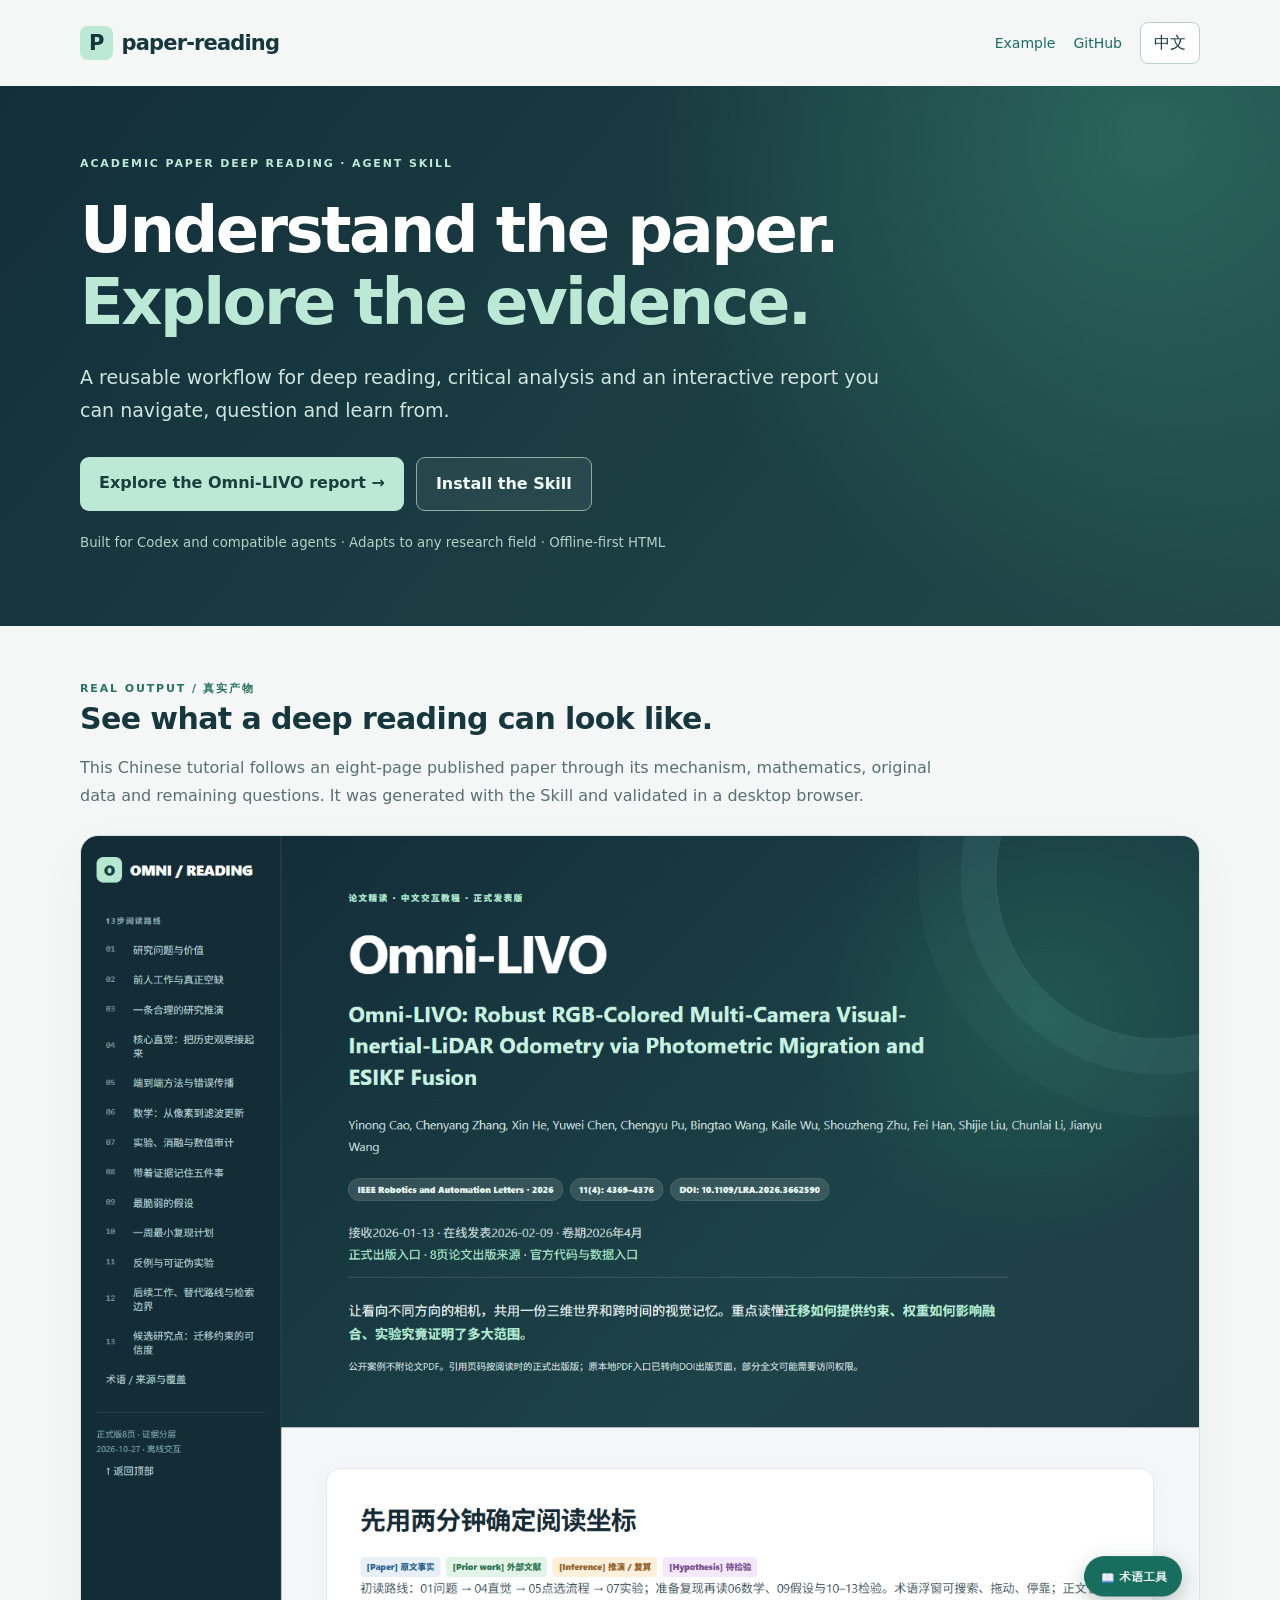
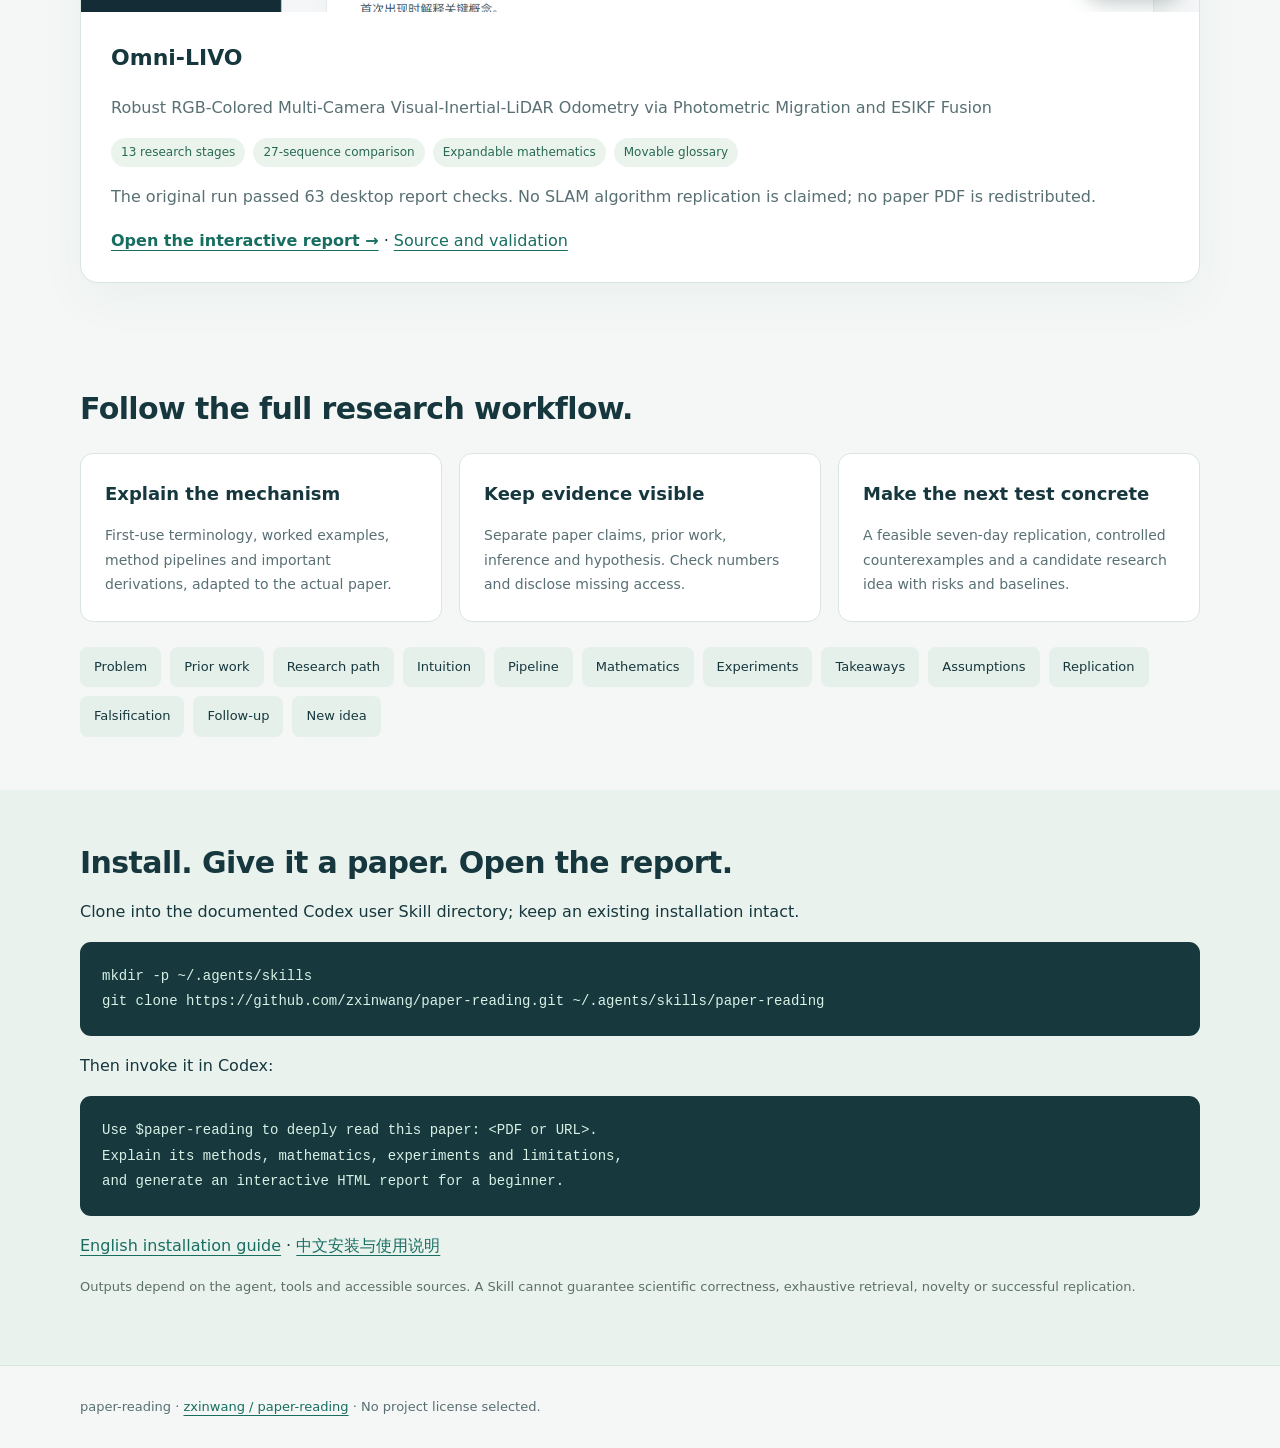
<file: index.html>
<!doctype html>
<html lang="en">
<head><meta charset="utf-8"><meta name="viewport" content="width=device-width,initial-scale=1"><title>paper-reading · Academic deep reading & interactive reports</title><meta name="description" content="A reusable Agent Skill for evidence-grounded academic paper deep reading, critical analysis and interactive HTML reports."><style>
:root{color-scheme:light;--ink:#16373d;--muted:#586f73;--mint:#bce9d5;--teal:#176e60;--line:#d9e5df}*{box-sizing:border-box}body{margin:0;font:16px/1.75 system-ui,-apple-system,"Segoe UI","Microsoft Yahei",sans-serif;color:var(--ink);background:#f4f7f5}a{color:var(--teal);text-underline-offset:4px}button{font:inherit;cursor:pointer}.container{width:min(1120px,calc(100% - 48px));margin:auto}nav{display:flex;align-items:center;justify-content:space-between;padding:22px 0;gap:18px}.brand{font-size:21px;font-weight:850;letter-spacing:-.04em;text-decoration:none;color:var(--ink)}.brand b{background:var(--mint);padding:5px 9px;border-radius:8px;margin-right:9px}.navlinks{display:flex;gap:18px;align-items:center}.navlinks a{font-size:14px;text-decoration:none}#language{border:1px solid #bbd2c7;background:white;padding:6px 13px;border-radius:8px;color:var(--ink)}.hero{background:radial-gradient(circle at 90% 10%,#2a655b,transparent 40%),linear-gradient(130deg,#132f3a,#214949);color:white;padding:68px 0 72px}.eyebrow{font-size:11px;letter-spacing:.17em;font-weight:800;text-transform:uppercase;color:#bce9d5}h1{font-size:clamp(38px,5vw,64px);line-height:1.12;letter-spacing:-.04em;max-width:1000px;margin:22px 0}h1 em{font-style:normal;color:var(--mint)}.hero p{max-width:800px;color:#d1e5df;font-size:19px}.actions{display:flex;gap:12px;flex-wrap:wrap;margin-top:30px}.button{display:inline-block;border-radius:9px;background:var(--mint);color:#173f3c;font-weight:750;text-decoration:none;padding:12px 19px}.button.secondary{background:#ffffff10;color:#f0faf6;border:1px solid #8aafa3}.hero small{display:block;color:#b1d2c6;margin-top:20px}.section{padding:53px 0}.section h2{font-size:30px;line-height:1.3;letter-spacing:-.02em;margin:0 0 15px}.lede{max-width:870px;color:var(--muted)}.example{border:1px solid var(--line);border-radius:18px;background:white;overflow:hidden;margin-top:25px;box-shadow:0 16px 50px #123c3c0b}.example img{display:block;width:100%;height:auto}.example-body{padding:27px 30px}.example h3{margin:0;font-size:22px}.example p{color:var(--muted)}.pills{display:flex;gap:8px;flex-wrap:wrap;font-size:12px}.pills span{border-radius:30px;background:#eaf4ed;padding:4px 10px;color:#286955}.cards{display:grid;grid-template-columns:repeat(3,1fr);gap:17px;margin-top:25px}.card{padding:24px;background:white;border:1px solid var(--line);border-radius:13px}.card h3{font-size:18px;margin:0 0 9px}.card p{font-size:14px;color:var(--muted);margin-bottom:0}.workflow{display:flex;flex-wrap:wrap;gap:9px;margin-top:25px}.workflow span{padding:9px 14px;background:#e5f0ea;border-radius:8px;font-size:13px}.quickstart{background:#eaf2ee}.code{overflow:auto;border-radius:11px;background:#17383c;color:#d8f1e7;padding:22px;font:14px/1.8 ui-monospace,Consolas,monospace;white-space:pre}.note{color:#5c6f68;font-size:13px}.inline-link{font-weight:700}footer{padding:30px 0;border-top:1px solid var(--line);font-size:13px;color:var(--muted)}[data-lang="zh"]{display:none}html[lang="zh-CN"] [data-lang="en"]{display:none}html[lang="zh-CN"] [data-lang="zh"]{display:revert}:focus-visible{outline:3px solid #d7a25b;outline-offset:4px}@media(max-width:720px){.cards{grid-template-columns:1fr}.hero{padding:45px 0}.container{width:calc(100% - 32px)}.navlinks{gap:10px}.navlinks a{font-size:12px}.example-body{padding:20px}.section{padding:37px 0}}
</style></head>
<body>
<div class="container"><nav aria-label="Main navigation"><a class="brand" href="./"><b>P</b>paper-reading</a><div class="navlinks"><a href="#example"><span data-lang="en">Example</span><span data-lang="zh">真实案例</span></a><a href="https://github.com/zxinwang/paper-reading">GitHub</a><button id="language" type="button" aria-label="Switch language">中文</button></div></nav></div>
<header class="hero"><div class="container"><div class="eyebrow">Academic Paper Deep Reading · Agent Skill</div><h1><span data-lang="en">Understand the paper.<br><em>Explore the evidence.</em></span><span data-lang="zh">读懂一篇论文，<br><em>看清每一步证据。</em></span></h1><p><span data-lang="en">A reusable workflow for deep reading, critical analysis and an interactive report you can navigate, question and learn from.</span><span data-lang="zh">一套可复用的论文精读工作流：解释方法与数学，核查实验与边界，生成可以导航、检索和探索的交互报告。</span></p><div class="actions"><a class="button" href="examples/omni-livo/"><span data-lang="en">Explore the Omni-LIVO report →</span><span data-lang="zh">打开 Omni-LIVO 交互案例 →</span></a><a class="button secondary" href="#start"><span data-lang="en">Install the Skill</span><span data-lang="zh">安装并开始精读</span></a></div><small><span data-lang="en">Built for Codex and compatible agents · Adapts to any research field · Offline-first HTML</span><span data-lang="zh">面向 Codex 与兼容 Agent · 不限定研究学科 · HTML 核心内容离线优先</span></small></div></header>
<main>
<section class="section container" id="example"><div class="eyebrow" style="color:#267360">REAL OUTPUT / 真实产物</div><h2><span data-lang="en">See what a deep reading can look like.</span><span data-lang="zh">先看看一份真正生成的精读报告。</span></h2><p class="lede"><span data-lang="en">This Chinese tutorial follows an eight-page published paper through its mechanism, mathematics, original data and remaining questions. It was generated with the Skill and validated in a desktop browser.</span><span data-lang="zh">这份中文教程从8页正式出版论文出发，逐步解释机制、推导、原表数据与尚未解决的问题，由 Skill 实际生成并通过桌面浏览器验收。</span></p><article class="example"><a href="examples/omni-livo/"><img src="examples/omni-livo/preview.png" alt="Actual desktop screenshot of the Omni-LIVO interactive report" width="1440" height="1000"></a><div class="example-body"><h3>Omni-LIVO</h3><p>Robust RGB-Colored Multi-Camera Visual-Inertial-LiDAR Odometry via Photometric Migration and ESIKF Fusion</p><div class="pills"><span>13 research stages</span><span>27-sequence comparison</span><span>Expandable mathematics</span><span>Movable glossary</span></div><p><span data-lang="en">The original run passed 63 desktop report checks. No SLAM algorithm replication is claimed; no paper PDF is redistributed.</span><span data-lang="zh">原始生成轮次63项桌面报告检查通过。不声称完成SLAM算法复现，不分发论文PDF。</span></p><a class="inline-link" href="examples/omni-livo/"><span data-lang="en">Open the interactive report →</span><span data-lang="zh">在线体验完整报告 →</span></a> · <a href="https://github.com/zxinwang/paper-reading/tree/main/examples/omni-livo"><span data-lang="en">Source and validation</span><span data-lang="zh">案例源码与验证说明</span></a></div></article></section>
<section class="section container"><h2><span data-lang="en">Follow the full research workflow.</span><span data-lang="zh">把研究逻辑与证据连接起来。</span></h2><div class="cards"><article class="card"><h3><span data-lang="en">Explain the mechanism</span><span data-lang="zh">讲清机制</span></h3><p><span data-lang="en">First-use terminology, worked examples, method pipelines and important derivations, adapted to the actual paper.</span><span data-lang="zh">专业术语首次解释，结合具体例子、方法流程与关键推导，按论文实际内容展开。</span></p></article><article class="card"><h3><span data-lang="en">Keep evidence visible</span><span data-lang="zh">让证据可追溯</span></h3><p><span data-lang="en">Separate paper claims, prior work, inference and hypothesis. Check numbers and disclose missing access.</span><span data-lang="zh">区分论文原文、前序研究、合理推断与未验证假设；复核数字，说明缺失材料。</span></p></article><article class="card"><h3><span data-lang="en">Make the next test concrete</span><span data-lang="zh">把下一步变成实验</span></h3><p><span data-lang="en">A feasible seven-day replication, controlled counterexamples and a candidate research idea with risks and baselines.</span><span data-lang="zh">给出资源可行的七天最小复现、受控反例，以及有基线和失败条件的候选研究构想。</span></p></article></div><div class="workflow"><span>Problem</span><span>Prior work</span><span>Research path</span><span>Intuition</span><span>Pipeline</span><span>Mathematics</span><span>Experiments</span><span>Takeaways</span><span>Assumptions</span><span>Replication</span><span>Falsification</span><span>Follow-up</span><span>New idea</span></div></section>
<section class="section quickstart" id="start"><div class="container"><h2><span data-lang="en">Install. Give it a paper. Open the report.</span><span data-lang="zh">安装、提供论文、打开报告。</span></h2><p><span data-lang="en">Clone into the documented Codex user Skill directory; keep an existing installation intact.</span><span data-lang="zh">克隆至当前文档中的Codex用户技能目录；已有同名安装时先核查，不要覆盖。</span></p><div class="code">mkdir -p ~/.agents/skills
git clone https://github.com/zxinwang/paper-reading.git ~/.agents/skills/paper-reading</div><p><span data-lang="en">Then invoke it in Codex:</span><span data-lang="zh">然后在Codex中调用：</span></p><div class="code"><span data-lang="en">Use $paper-reading to deeply read this paper: &lt;PDF or URL&gt;.
Explain its methods, mathematics, experiments and limitations,
and generate an interactive HTML report for a beginner.</span><span data-lang="zh">使用 $paper-reading 深度精读这篇论文：&lt;PDF路径或链接&gt;。
面向初学者解释方法、数学、实验和局限，
并生成完整的交互式中文 HTML 报告。</span></div><p><a href="https://github.com/zxinwang/paper-reading#quick-start">English installation guide</a> · <a href="https://github.com/zxinwang/paper-reading/blob/main/README_CN.md">中文安装与使用说明</a></p><p class="note"><span data-lang="en">Outputs depend on the agent, tools and accessible sources. A Skill cannot guarantee scientific correctness, exhaustive retrieval, novelty or successful replication.</span><span data-lang="zh">结果取决于运行Agent、工具与可访问来源。Skill不能保证科学解释绝对正确、检索穷尽、构想新颖或复现成功。</span></p></div></section>
</main><footer><div class="container">paper-reading · <a href="https://github.com/zxinwang/paper-reading">zxinwang / paper-reading</a> · <span data-lang="en">No project license selected.</span><span data-lang="zh">项目许可证尚未选择。</span></div></footer>
<script>document.getElementById('language').addEventListener('click',()=>{const zh=document.documentElement.lang!=='zh-CN';document.documentElement.lang=zh?'zh-CN':'en';document.getElementById('language').textContent=zh?'English':'中文';});</script>
</body></html>
</file>
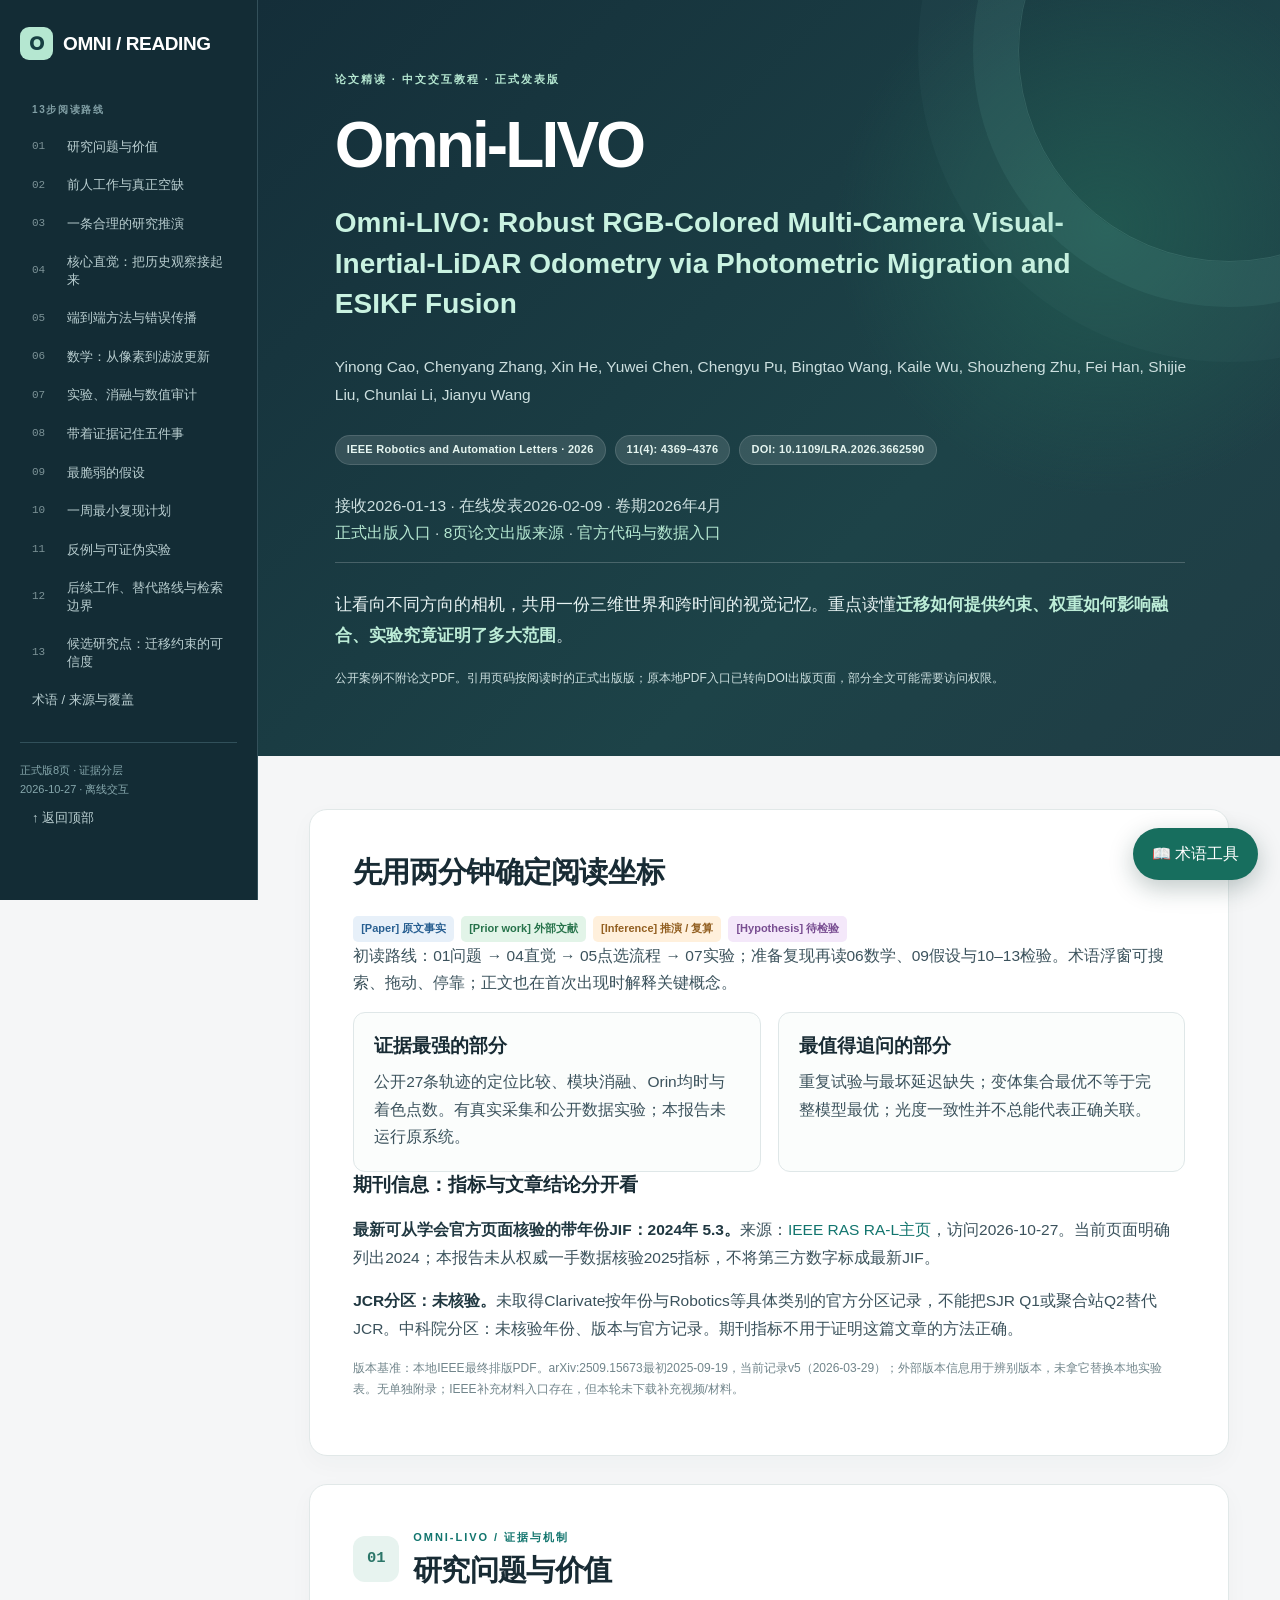
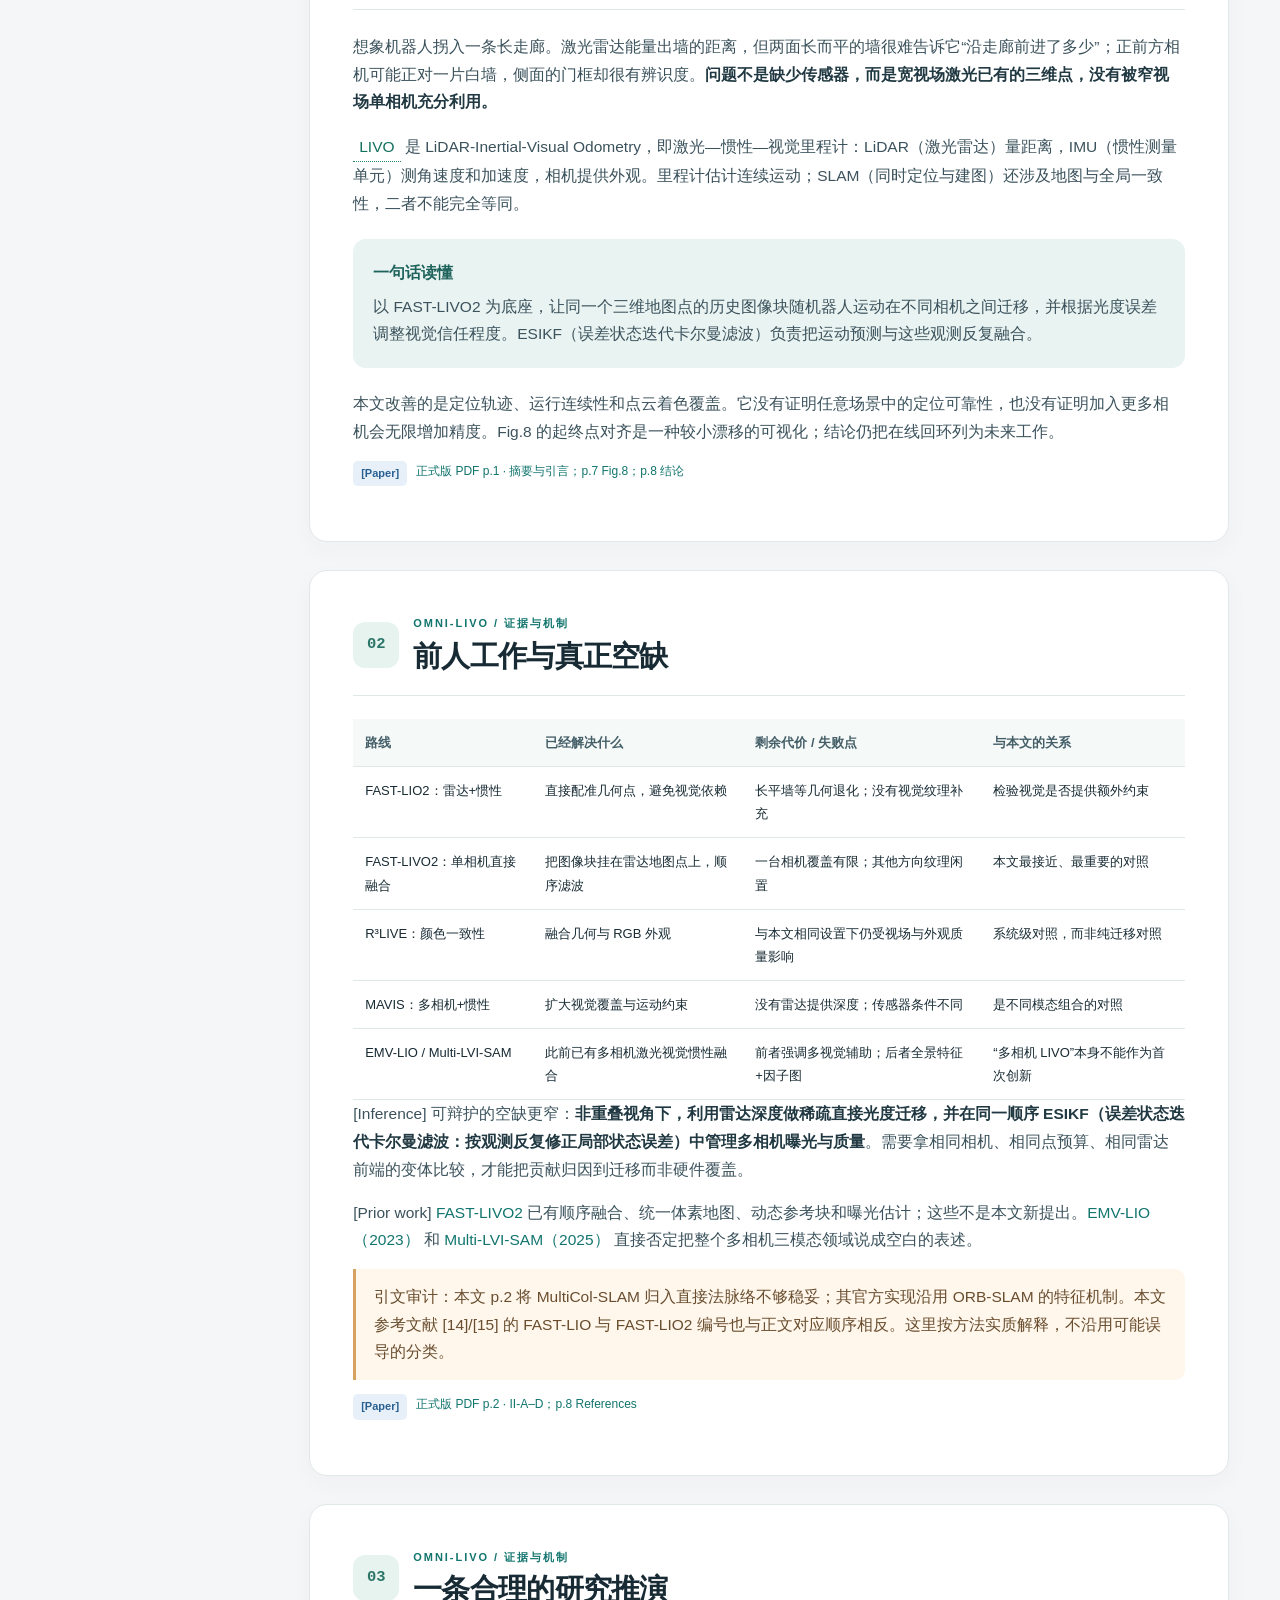
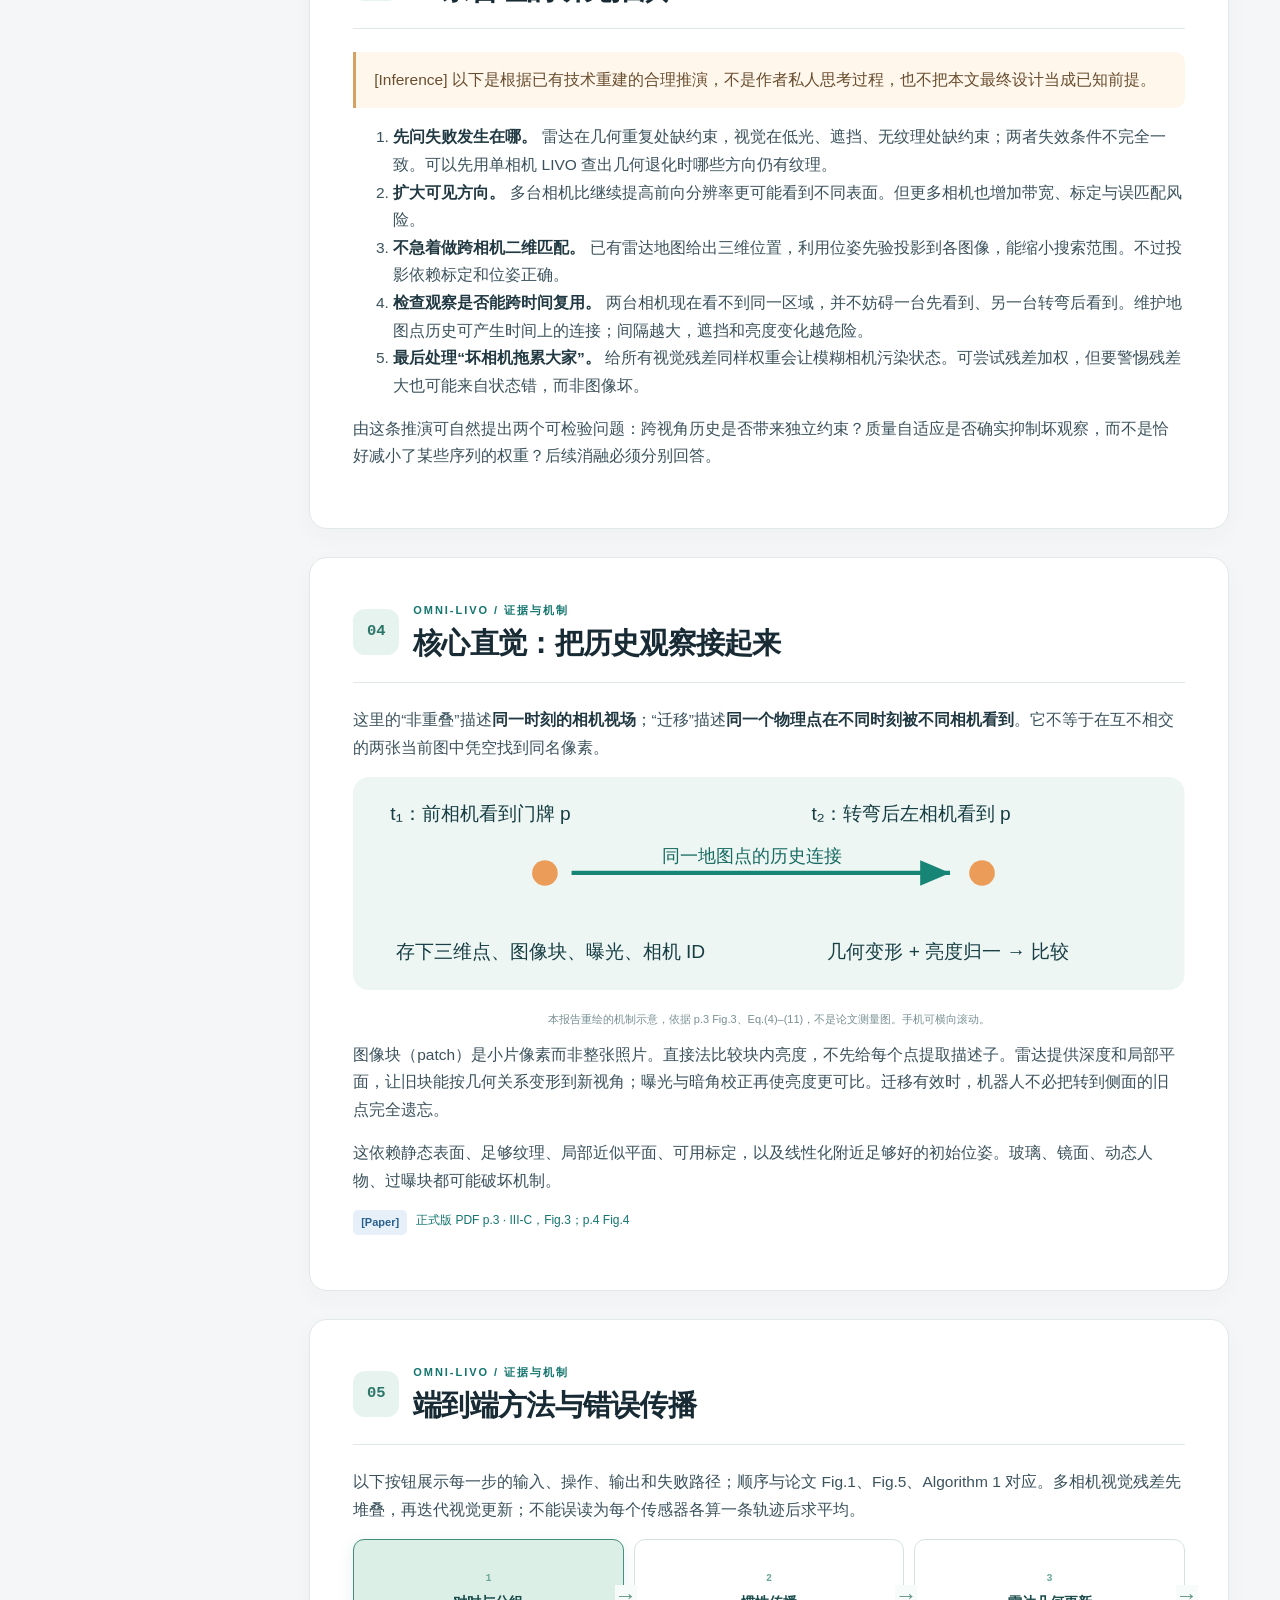
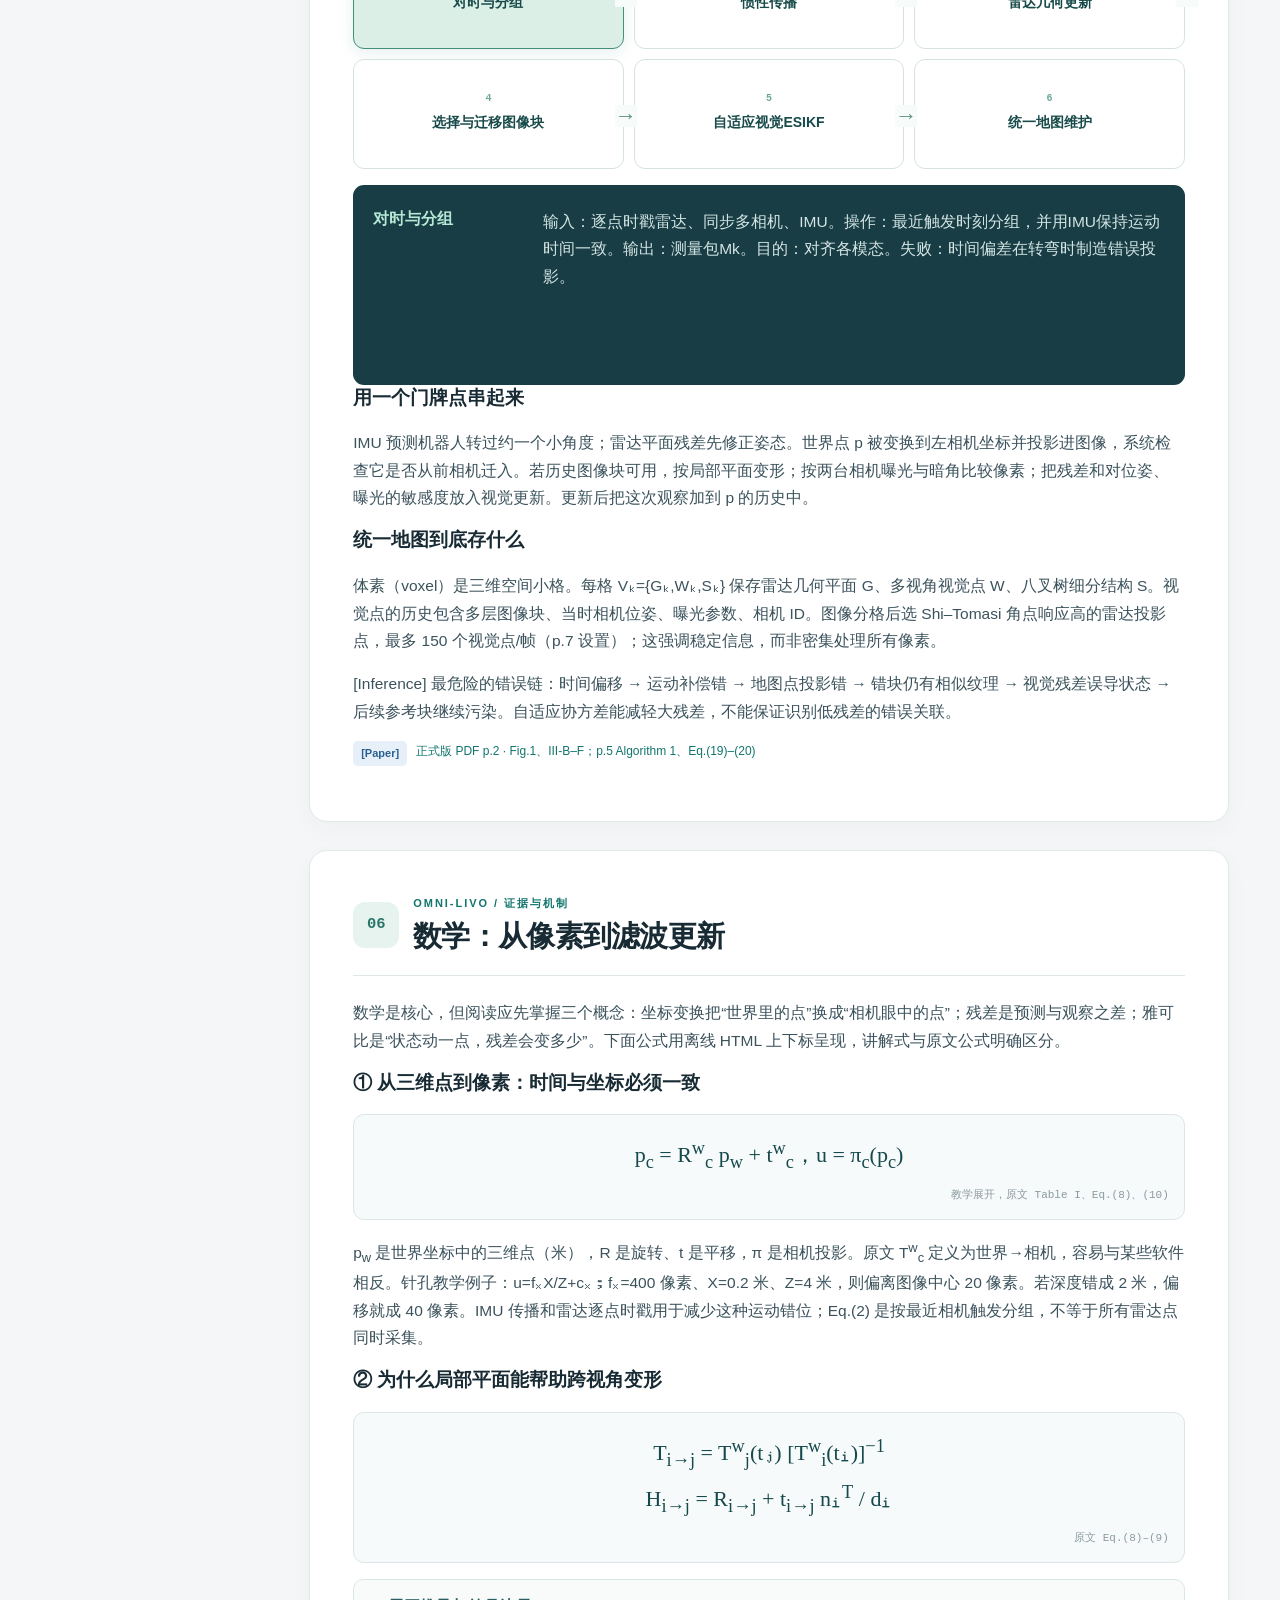
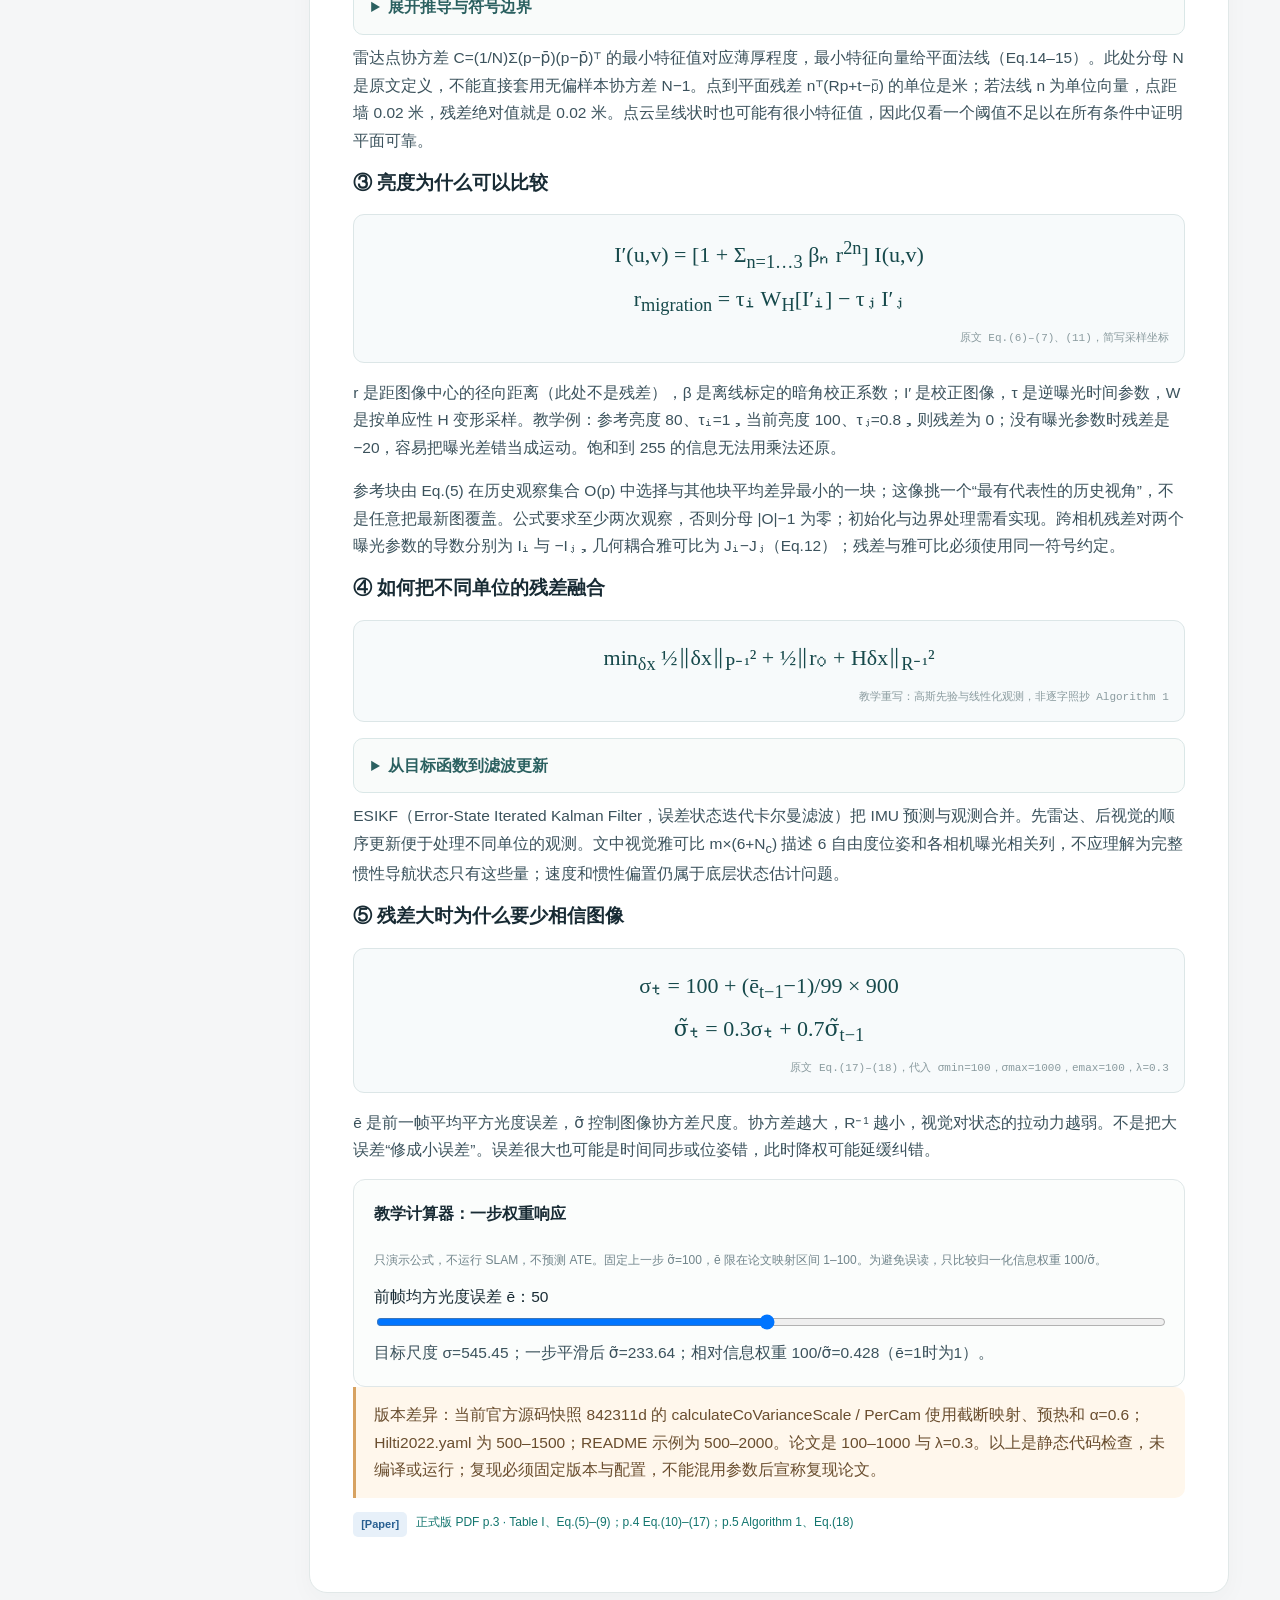
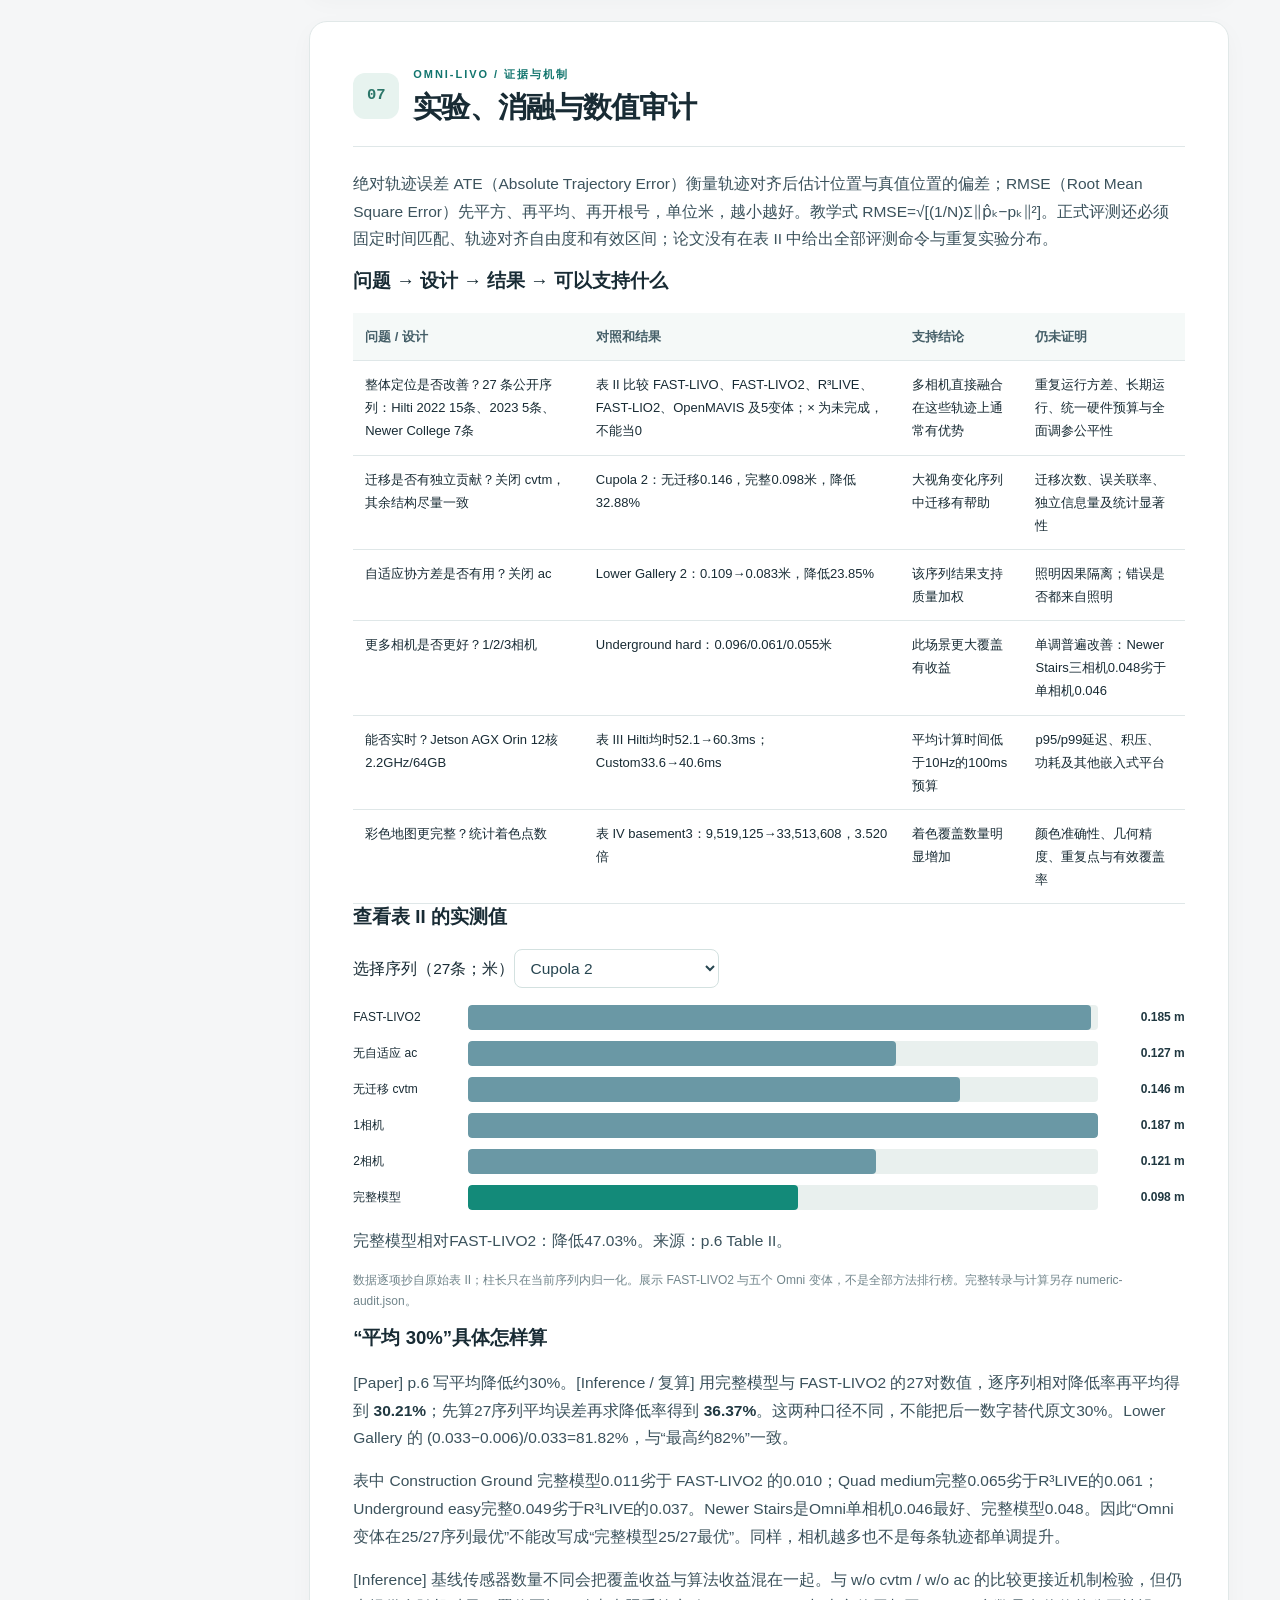
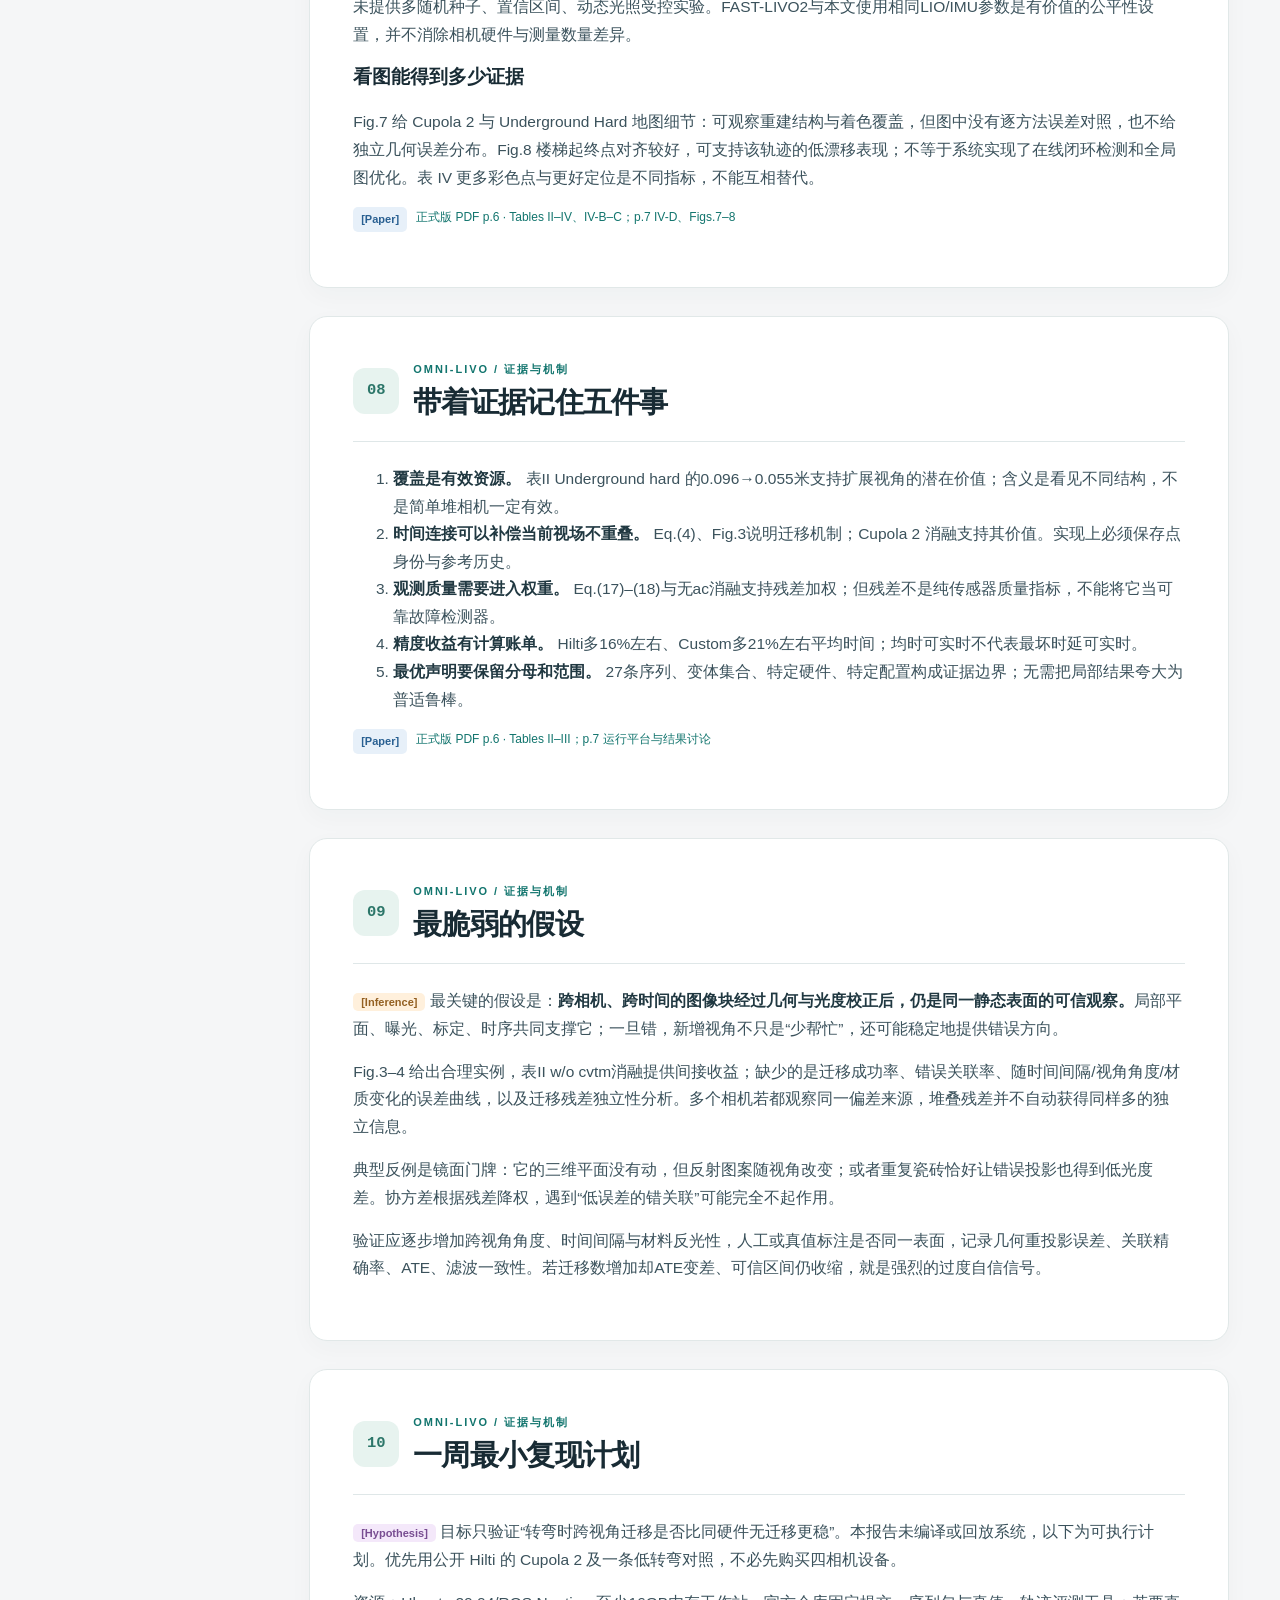
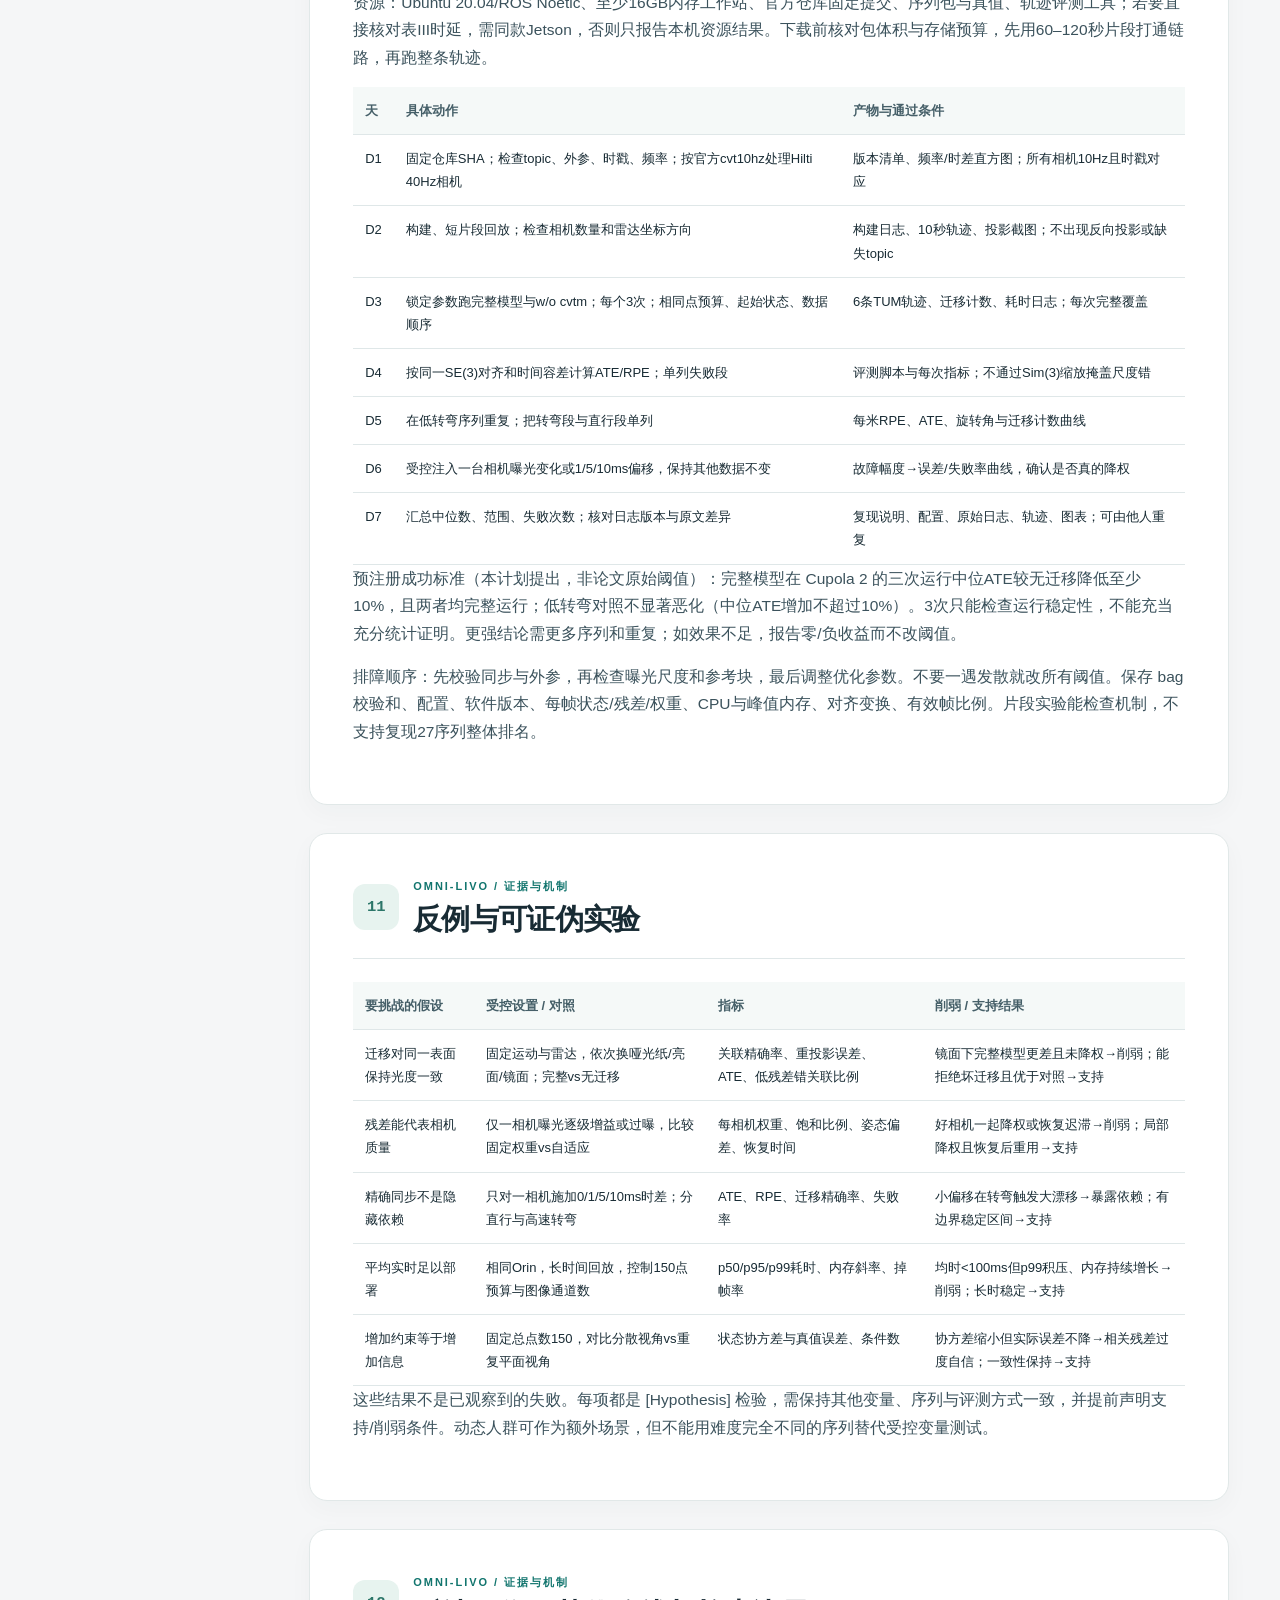
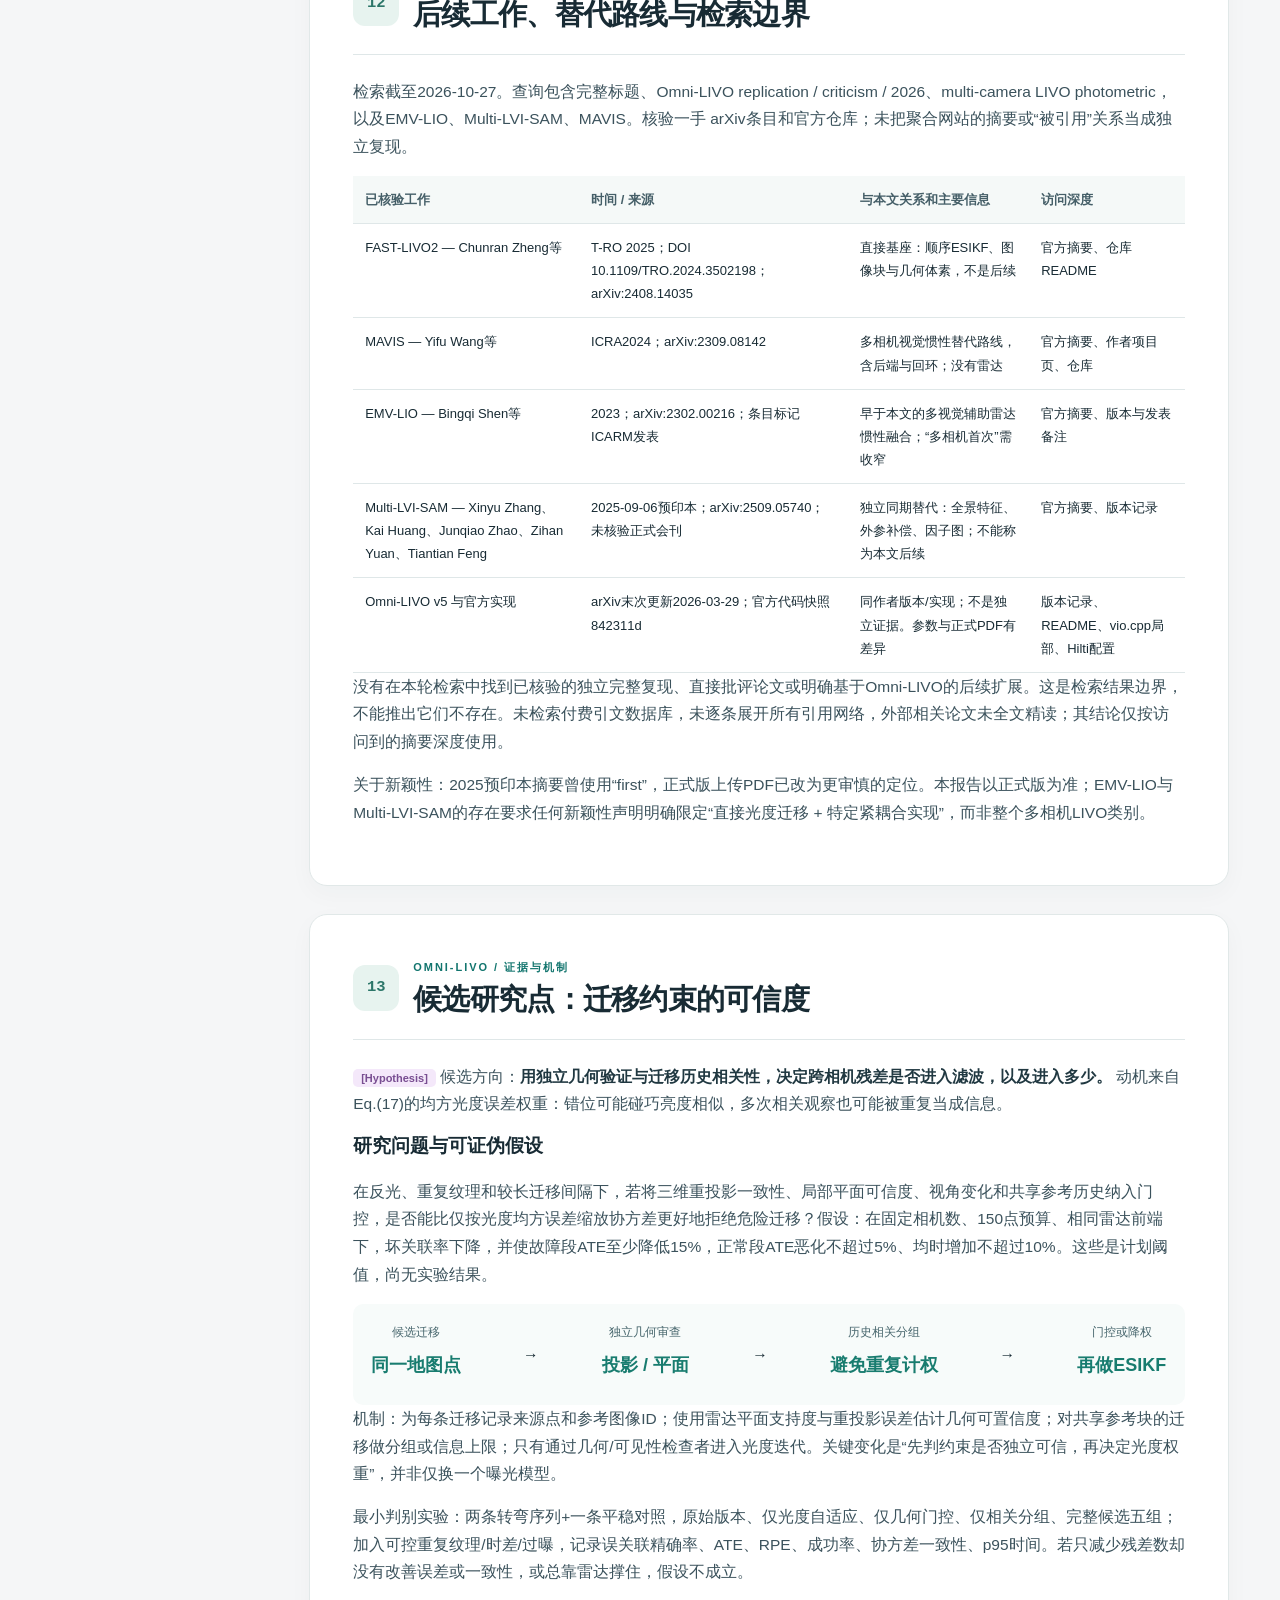
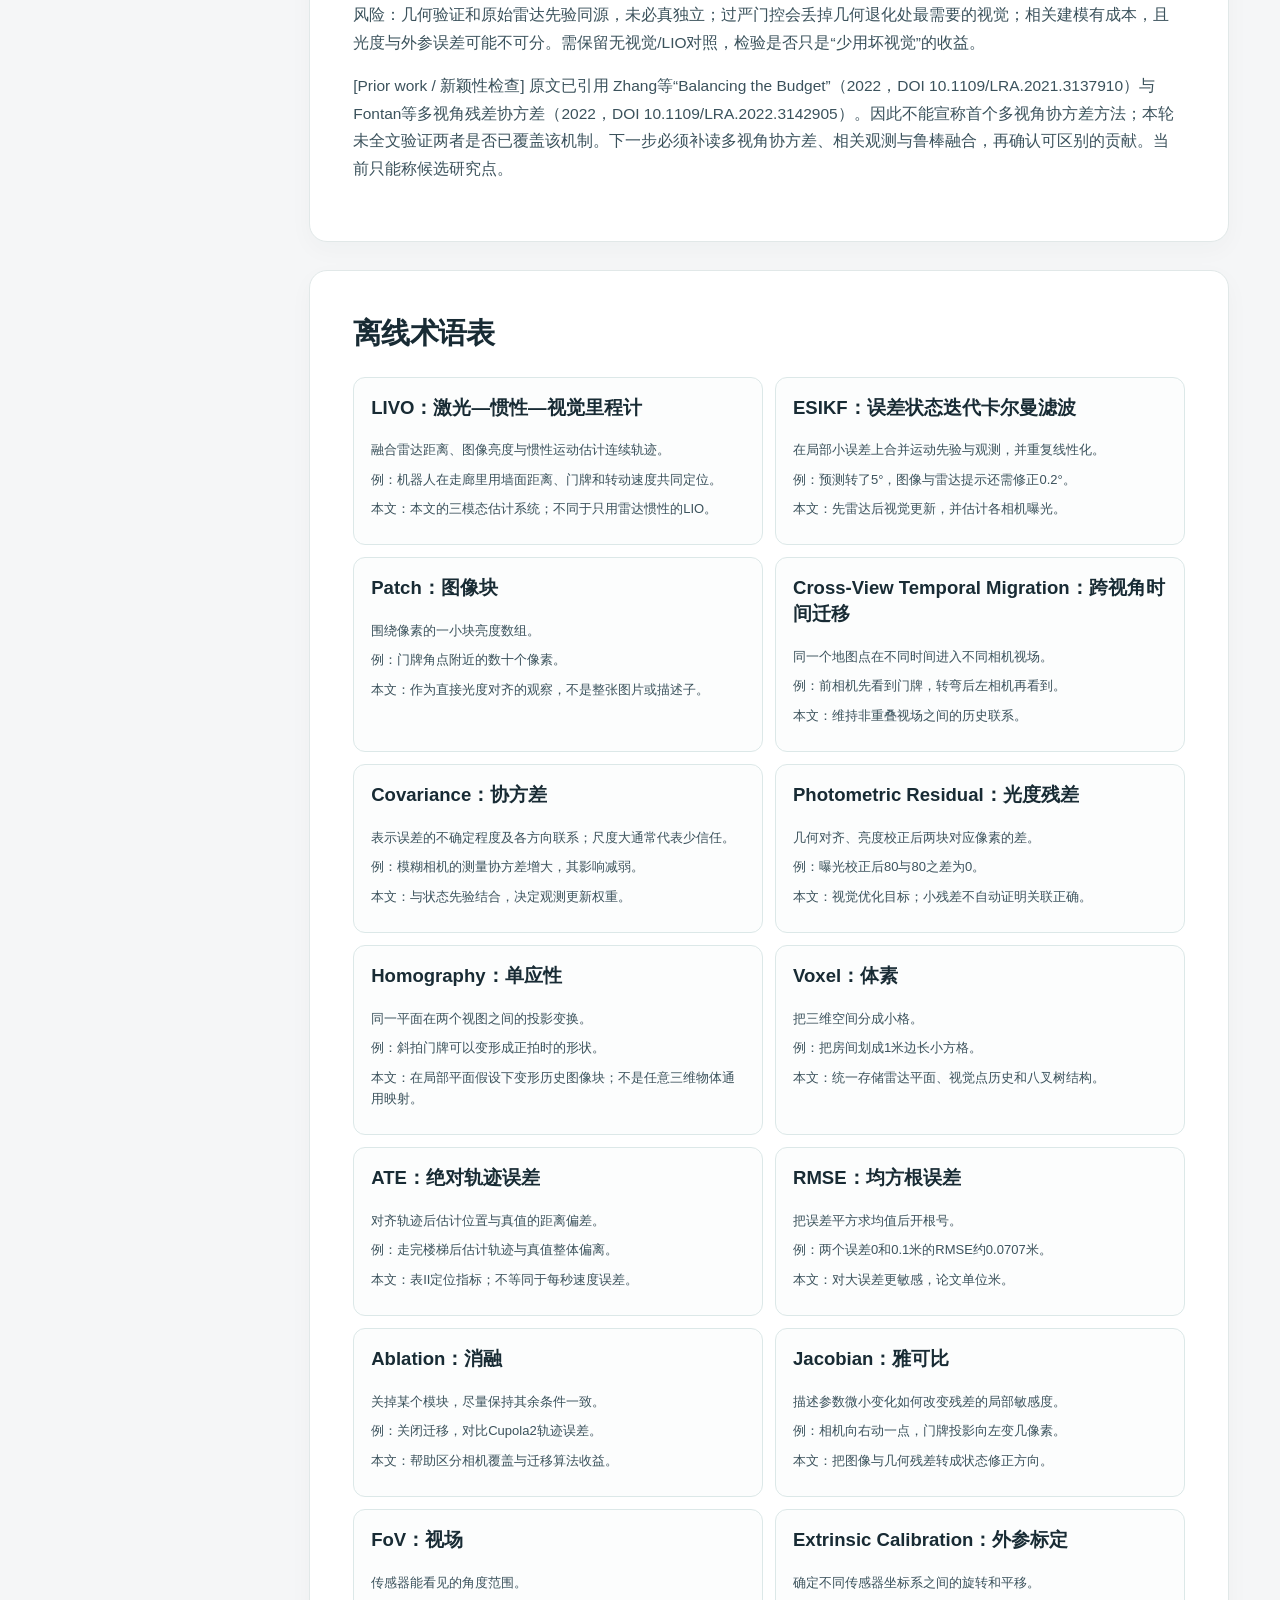
<file: examples/omni-livo/index.html>
<!DOCTYPE html>
<html lang="zh-CN"><head><meta charset="utf-8"/><meta content="width=device-width,initial-scale=1" name="viewport"/><title>Omni-LIVO｜中文交互精读</title><style>
:root{--bg:#f5f6f7;--panel:#fff;--ink:#182b34;--muted:#596c75;--line:#dfe7e8;--deep:#102a36;--teal:#12756e;--mint:#d8f1e6;--orange:#e5a66b;--blue:#e2edf7;--shadow:0 14px 45px rgba(28,64,66,.08)}
*{box-sizing:border-box}html{scroll-behavior:smooth}body{margin:0;color:var(--ink);font:15.5px/1.78 -apple-system,BlinkMacSystemFont,"Segoe UI","Noto Sans SC","Microsoft Yahei",sans-serif;background:var(--bg)}a{color:var(--teal);text-decoration:none}a:hover{text-decoration:underline}button,input,select{font:inherit}button{cursor:pointer}h1,h2,h3,h4,p{margin-top:0}h1{font-size:clamp(2.5rem,5vw,4.6rem);line-height:1.12;letter-spacing:-.045em}h2{font-size:clamp(1.55rem,2.3vw,2.12rem);letter-spacing:-.025em;line-height:1.3}h3{font-size:1.16rem;line-height:1.4}h4{font-size:1rem}p,li{color:#3b525c}strong{color:#203841}.eyebrow{font-size:11px;font-weight:800;letter-spacing:.18em;text-transform:uppercase;color:var(--teal)}.pill{display:inline-flex;align-items:center;gap:6px;border-radius:99px;padding:4px 11px;background:#eaf5f0;color:#196d60;font-size:11px;font-weight:800;letter-spacing:.025em}.badge{font-size:11px;font-weight:800;padding:3px 8px;border-radius:5px;white-space:nowrap}.paper{background:#e7f0f9;color:#285f91}.prior{background:#e2f4e8;color:#26724a}.inference{background:#fff0dc;color:#936022}.hypothesis{background:#f4e8fa;color:#784d91}.note{background:#fff7ec;border-left:3px solid #d7a261;padding:14px 18px;border-radius:0 10px 10px 0;color:#694d2e}.note strong{color:#594025}.shell{display:grid;grid-template-columns:258px minmax(0,1fr);min-height:100vh}.sidebar{position:sticky;top:0;height:100vh;overflow:auto;background:#132c35;color:#d5e6e4;padding:27px 20px;border-right:1px solid #33505a}.brand{display:flex;gap:10px;align-items:center;margin-bottom:40px;font-weight:800;color:white;font-size:19px;letter-spacing:-.02em}.brandmark{display:grid;place-items:center;width:33px;height:33px;border-radius:9px;background:#b5e7d1;color:#173f42;font-weight:1000}.slabel{color:#819fa5;text-transform:uppercase;letter-spacing:.16em;font-size:10px;font-weight:800;margin:23px 12px 10px}.sidebar a{display:flex;align-items:center;gap:12px;padding:9px 12px;color:#b9ced0;font-size:13px;line-height:1.35;border-radius:9px;margin-bottom:3px}.sidebar a:hover,.sidebar a.active{color:white;background:#264651;text-decoration:none}.sidebar a .num{min-width:23px;opacity:.63;font-family:ui-monospace,monospace;font-size:11px}.sidebar .foot{border-top:1px solid #31505a;margin-top:24px;padding-top:18px;font-size:11px;color:#86a7ac}.main{min-width:0}.hero{background:radial-gradient(circle at 83% 30%,#215750 0%,transparent 27%),linear-gradient(135deg,#142e39 0%,#1d4348 64%,#203d45 100%);color:#fff;overflow:hidden;position:relative;padding:70px clamp(25px,6vw,88px) 55px}.hero:after{content:"";position:absolute;width:420px;height:420px;border:1px solid #6da69d44;border-radius:50%;right:-160px;top:-160px;box-shadow:0 0 0 45px #68a8a31c,0 0 0 100px #68a8a30c;pointer-events:none}.hero p,.hero li{color:#ccdfdf}.hero strong{color:#bcecd7}.hero a:not(.pill){color:#b5e7d1}.hero .eyebrow{color:#b5e7d1}.hero h1{max-width:900px;margin:20px 0 22px}.hero h1 em{font-style:normal;color:#b6ead4}.hero .subtitle{font-size:18px;color:#ccdfdf;max-width:820px;line-height:1.78}.meta{display:flex;gap:9px;flex-wrap:wrap;margin:27px 0}.meta .pill{background:#ffffff20;color:#e5f5f0;border:1px solid #ffffff20}.hero .lede{border-top:1px solid #ffffff33;padding-top:27px;max-width:850px;color:#e6f2f2;font-size:17px}.hero .lede strong{color:#bcecd7}.wrap{width:min(1140px,calc(100% - clamp(34px,8vw,120px)));margin:0 auto;padding:25px 0 100px}.stats{display:grid;grid-template-columns:repeat(4,1fr);gap:14px;margin:-50px 0 45px;position:relative;z-index:2}.stat{background:#fff;padding:25px 20px;border:1px solid #e2e9e7;border-radius:14px;box-shadow:var(--shadow)}.stat b{display:block;font-size:clamp(21px,2.7vw,31px);letter-spacing:-.04em;color:#153e42;line-height:1.2}.stat span{font-size:11.5px;color:#63767d;display:block;margin-top:8px}.section{scroll-margin-top:24px;margin:28px 0;padding:clamp(23px,3.7vw,43px);border:1px solid #e1e8e8;border-radius:18px;background:var(--panel);box-shadow:0 8px 24px #1b3e4108}.section>header{display:flex;align-items:center;gap:14px;padding-bottom:20px;margin-bottom:23px;border-bottom:1px solid var(--line)}.chapter{width:46px;height:46px;display:grid;place-items:center;background:#e7f3ef;color:#2c7669;font-weight:900;font-family:ui-monospace,monospace;border-radius:12px;flex-shrink:0}.section header .eyebrow{margin:0 0 3px}.section header h2{margin:0}.twocol{display:grid;grid-template-columns:1fr 1fr;gap:17px}.threecol{display:grid;grid-template-columns:repeat(3,1fr);gap:13px}.card{padding:20px;border:1px solid var(--line);border-radius:12px;background:#fbfdfc}.card h3{margin-bottom:9px}.card p:last-child{margin-bottom:0}.callout{padding:20px;border-radius:13px;background:#e9f3f1;margin:22px 0}.callout b{display:block;color:#1e625c;margin-bottom:6px}.callout p{margin:0}.comparison{width:100%;border-collapse:collapse;font-size:13px}.comparison th,.comparison td{text-align:left;padding:12px 12px;border-bottom:1px solid var(--line);vertical-align:top}.comparison th{color:#455f68;background:#f5f9f8;font-weight:800}.scroll{overflow-x:auto}.diagram{border:1px solid #dbe9e5;border-radius:14px;background:#f7fbf9;padding:20px;margin:19px 0}.diagram .topline{text-align:center;color:#6d8886;font-size:12px;letter-spacing:.13em;font-weight:800;margin-bottom:19px}.pipeline{display:grid;grid-template-columns:repeat(5,1fr);align-items:stretch;gap:10px}.pipe{background:white;border:1px solid #d5e3df;border-radius:11px;padding:14px 9px;min-height:110px;display:flex;flex-direction:column;justify-content:center;align-items:center;gap:6px;position:relative;color:#1c4748;transition:.2s}.pipe:not(:last-child):after{content:"→";position:absolute;right:-14px;top:42%;z-index:2;color:#619488;background:#f7fbf9;font-size:22px;line-height:1}.pipe:hover,.pipe.selected{background:#dcefe7;border-color:#448e7a;box-shadow:0 4px 16px #126f681a}.pipe .number{font:800 10px ui-monospace,monospace;color:#6ba89a}.pipe strong{color:#174a49;font-size:14px;text-align:center}.pipe small{text-align:center;font-size:11px;color:#557876;line-height:1.3}.detail{display:grid;grid-template-columns:155px 1fr;gap:15px;background:#183d45;color:#ddedeb;margin-top:16px;border-radius:11px;padding:20px}.detail b{color:#b6e8d6}.detail p{color:#d4e5e4;margin:3px 0}.detail .meta-small{font-size:11px;color:#91c4be;text-transform:uppercase;letter-spacing:.12em}.metricline{display:flex;gap:12px;align-items:center;flex-wrap:wrap}.control{display:flex;flex-direction:column;gap:6px;margin:10px 0}.control label{font-size:12px;font-weight:800;color:#446069}.control input[type=range]{width:100%;accent-color:#1a887b}.select{border:1px solid #d3e1e0;padding:9px 11px;border-radius:8px;background:#fff;color:#264550;min-width:180px;max-width:100%}.plot{background:#f7faf9;border:1px solid #e0ebea;border-radius:12px;padding:12px;overflow:hidden}.plot svg{width:100%;height:auto;display:block}.legend{display:flex;gap:17px;flex-wrap:wrap;font-size:11px;color:#526a73;margin-top:10px}.dot{display:inline-block;width:9px;height:9px;border-radius:2px;margin-right:5px}.micro{font-size:12px;color:#71858b}.formula{border:1px solid #dce6e7;background:#f7fafb;border-radius:11px;padding:17px 15px;text-align:center;overflow-x:auto;margin:16px 0}.formula .eq{display:block;font-family:Georgia,"Times New Roman",serif;font-size:clamp(16px,2vw,22px);white-space:nowrap;color:#16494b}.formula .equation-caption{display:block;text-align:right;font:11px ui-monospace,monospace;color:#8a9b9f;margin-top:8px}.stepper{display:flex;align-items:center;gap:7px;flex-wrap:wrap;margin-bottom:12px}.stepper button,.tabbar button{background:white;border:1px solid #cbdcda;border-radius:9px;padding:8px 13px;color:#46636a;font-size:12px;font-weight:800}.stepper button.active,.tabbar button.active{background:#176b64;color:white;border-color:#176b64}.expand{padding:19px 20px;background:#eff7f4;border:1px solid #d6ece4;border-radius:10px;min-height:125px}.evidence{display:flex;align-items:flex-start;gap:9px;font-size:12px;color:#658086;margin-top:14px}.evidence .badge{flex-shrink:0}.linktag{color:#176b66;font-size:12px;text-decoration:underline;text-decoration-color:#abcfc3;text-underline-offset:3px}.bars{display:flex;flex-direction:column;gap:11px;margin:17px 0}.barrow{display:grid;grid-template-columns:105px 1fr 77px;align-items:center;gap:10px;font-size:12px}.track{height:25px;background:#e9f0ee;border-radius:4px;overflow:hidden}.fill{height:100%;background:#6a98a5;border-radius:4px;min-width:2px;transition:width .25s}.fill.ours{background:#138a79}.barrow strong{font-variant-numeric:tabular-nums;text-align:right}.insight{display:grid;grid-template-columns:1fr 1fr;gap:13px}.insight>div{border-radius:12px;padding:20px;background:#f2f6f7}.insight span{font-size:11px;text-transform:uppercase;color:#779094;font-weight:900;letter-spacing:.11em}.insight b{display:block;font-size:24px;color:#1b5e60;margin:6px 0}.timeline{counter-reset:days;display:grid;grid-template-columns:repeat(7,1fr);gap:8px;margin:18px 0}.day{background:#f5f9f8;border:1px solid #dce8e5;border-radius:11px;padding:13px 10px}.day strong{display:block;color:#126d63}.day p{font-size:11px;line-height:1.55;margin:7px 0 0}.terms{display:grid;grid-template-columns:repeat(2,1fr);gap:12px;margin-top:15px}.term{padding:17px;border:1px solid #dce8e8;border-radius:12px;background:#fcfdfd;scroll-margin-top:20px}.term h4{margin-bottom:6px}.term .en{font-size:11px;color:#6b8589}.term p{font-size:13px;line-height:1.65;margin:8px 0}.term em{font-style:normal;color:#187467;font-size:12px}.termref{color:#167e70;font-weight:650;border-bottom:1px dotted #379e87;cursor:pointer}.searchbox{width:100%;border:1px solid #ccdcd9;border-radius:11px;padding:13px 16px;outline-color:#168875}.endref{list-style:none;padding:0;display:grid;gap:9px}.endref li{background:#f8fbfa;border-left:3px solid #bed9cf;padding:11px 15px;font-size:13px}.footer{color:#71868e;font-size:12px;text-align:center;padding:34px}.mobileTop{display:none}.sep{border:0;height:1px;background:var(--line);margin:24px 0}.quote{font-family:Georgia,"Noto Serif SC",serif;font-size:23px;color:#21544f;line-height:1.65;letter-spacing:-.025em}.tagrow{display:flex;flex-wrap:wrap;gap:7px}.tagrow .pill{background:#e9f1f2;color:#53747a}.widemath{font-family:Georgia,serif;font-size:19px}.figcaption{font-size:11px;color:#799092;text-align:center;margin-top:12px}.covfigure{display:flex;gap:8px;align-items:center;justify-content:space-between;background:#f7fbfa;border-radius:10px;padding:18px;overflow:auto}.covfigure>div{text-align:center;min-width:90px;font-size:12px;color:#46656c}.covfigure b{display:block;font-size:18px;color:#187c6f;margin:6px 0}.covfigure .arr{color:#93aba9;font-size:24px}.mini-lab{display:grid;grid-template-columns:300px 1fr;gap:20px}.camera-arc{width:100%;background:#163944;border-radius:11px}.darknote{color:#b6d4d1}.darknote strong{color:#fff}summary{cursor:pointer;font-weight:800;color:#2b6060}details{border:1px solid #dae7e7;background:#f9fbfa;padding:13px 17px;border-radius:10px;margin:9px 0}details p{margin:12px 0 2px}.toc-mobile{display:none}
@media(max-width:1100px){.shell{grid-template-columns:208px minmax(0,1fr)}.sidebar{padding:24px 12px}.stats{grid-template-columns:repeat(2,1fr)}.pipeline{grid-template-columns:repeat(3,1fr)}.pipe:after{display:none}.timeline{grid-template-columns:repeat(4,1fr)}.mini-lab{grid-template-columns:1fr}}
@media(max-width:760px){.shell{display:block}.sidebar{display:none}.mobileTop{display:flex;background:#173941;color:white;align-items:center;justify-content:space-between;position:sticky;top:0;z-index:30;padding:9px 17px;border-bottom:1px solid #42615e}.mobileTop a{color:#d3eee6}.mobileTop button{background:#294e52;color:white;border:1px solid #597975;border-radius:6px;padding:6px 11px}.toc-mobile{position:fixed;z-index:40;top:50px;left:0;right:0;max-height:65vh;overflow:auto;background:#16343c;padding:15px;box-shadow:0 15px 30px #0004}.toc-mobile a{display:block;padding:9px 10px;color:#cce9df;font-size:14px}.hero{padding:47px 23px 67px}.hero .subtitle{font-size:16px}.wrap{width:calc(100% - 26px)}.stats{margin-top:-42px;gap:8px}.stat{padding:17px 14px}.stat b{font-size:24px}.section{padding:22px 17px;margin:17px 0}.section>header{gap:9px}.chapter{width:38px;height:38px}.twocol,.threecol,.terms,.insight{grid-template-columns:1fr}.timeline{grid-template-columns:repeat(2,1fr)}.pipeline{grid-template-columns:repeat(2,1fr)}.detail{grid-template-columns:1fr;gap:4px}.barrow{grid-template-columns:86px 1fr 69px}.comparison{font-size:12px}.scroll{margin-left:-5px;margin-right:-5px}.covfigure{padding:8px}.stats .stat span{line-height:1.35}}
@media(prefers-reduced-motion:reduce){html{scroll-behavior:auto}*{transition:none!important}}

#glossary-button{position:fixed;right:22px;bottom:20px;z-index:99;padding:12px 19px;border:0;border-radius:40px;background:#176e5e;color:#fff;box-shadow:0 8px 24px #12362f44}
.panel-top{display:flex;align-items:center;justify-content:space-between;gap:8px}.term-entry{border-top:1px solid #dce9e2;padding:12px 0}.term-entry p{font-size:13px;margin:5px 0}.hero .subtitle{overflow-wrap:anywhere}.term-link{border:0;border-bottom:1px dotted #27886e;color:#14715e;background:transparent;font:inherit;cursor:pointer}

.diagram-scroll{overflow-x:auto;max-width:100%;padding-bottom:8px}.diagram-scroll svg{display:block;width:100%;height:auto;min-width:680px}
</style><style id="movable-glossary-style">[data-movable-glossary]{position:fixed!important;z-index:9999;inset:auto 22px 78px auto!important;width:min(410px,calc(100vw - 24px))!important;max-height:min(72vh,650px)!important;height:auto!important;overflow:auto!important;background:#fff!important;color:#182b34;border:1px solid #cbdcda!important;border-radius:16px!important;box-shadow:0 18px 65px #102a3655!important;padding:18px!important}
[data-movable-glossary][hidden]{display:none!important}
[data-movable-glossary][data-mode=docked]{inset:12px 12px 12px auto!important;max-height:calc(100vh - 24px)!important;height:calc(100vh - 24px)!important;border-radius:16px!important}
[data-glossary-handle]{cursor:grab;touch-action:none;user-select:none;position:sticky;top:-18px;z-index:2;background:#fff;border-bottom:1px solid #dfebe6;padding:9px 0 12px;display:flex;align-items:center;justify-content:space-between;gap:9px;flex-wrap:wrap}
[data-glossary-handle].dragging{cursor:grabbing}
[data-glossary-handle]:focus-visible{outline:3px solid #61b49c;outline-offset:3px}
[data-glossary-handle] h2{font-size:18px!important;margin:0!important;line-height:1.4!important;color:#163b3e!important}
.glossary-grip{color:#678b85;font-size:11px;letter-spacing:.06em;display:block}
.glossary-tools{display:flex;gap:5px;align-items:center;margin-left:auto}
.glossary-tools button{font:600 11px/1.4 system-ui!important;color:#285e55!important;background:#edf6f2!important;border:1px solid #d2e3dc!important;border-radius:6px!important;padding:6px 8px!important;cursor:pointer}
[data-glossary-launcher]{background:#176e5e!important;color:#fff!important}
[data-movable-glossary] input{font:inherit;width:100%;padding:11px 12px;margin:12px 0;border:1px solid #bdcfc9;border-radius:9px}
@media(max-width:600px){[data-movable-glossary]{inset:auto 10px 68px auto!important;max-height:70vh!important;width:calc(100vw - 20px)!important}[data-movable-glossary][data-mode=docked]{inset:58px 8px 8px auto!important;height:calc(100dvh - 66px)!important;max-height:calc(100dvh - 66px)!important;width:calc(100vw - 16px)!important}}
</style><style>h1{font-size:clamp(2.4rem,5vw,4.3rem)}.hero .subtitle{font-size:clamp(19px,2.2vw,28px);line-height:1.45}.hero strong{color:#c9f2e1}.pipeline{grid-template-columns:repeat(3,1fr)}.comparison{min-width:550px}.section p{overflow-wrap:anywhere}button:focus-visible,a:focus-visible,input:focus-visible,select:focus-visible{outline:3px solid #dc9144;outline-offset:3px}.detail{min-height:200px}.toc-mobile[hidden]{display:none!important}@media(max-width:760px){.pipeline{grid-template-columns:1fr 1fr}.hero .subtitle{font-size:20px}.comparison{min-width:520px}.formula .eq{font-size:17px}.hero p{font-size:14px}}#glossary-results h3{font-size:16px}</style></head><body><div class="mobileTop"><a href="#top">Omni-LIVO 精读</a><button aria-controls="mobileNav" aria-expanded="false" id="menuBtn">目录 ▾</button></div><nav class="toc-mobile" hidden id="mobileNav"></nav><div class="shell"><aside class="sidebar"><div class="brand"><span class="brandmark">O</span>OMNI / READING</div><div class="slabel">13步阅读路线</div><nav id="nav"><a href="#s1"><span class="num">01</span>研究问题与价值</a><a href="#s2"><span class="num">02</span>前人工作与真正空缺</a><a href="#s3"><span class="num">03</span>一条合理的研究推演</a><a href="#s4"><span class="num">04</span>核心直觉：把历史观察接起来</a><a href="#s5"><span class="num">05</span>端到端方法与错误传播</a><a href="#s6"><span class="num">06</span>数学：从像素到滤波更新</a><a href="#s7"><span class="num">07</span>实验、消融与数值审计</a><a href="#s8"><span class="num">08</span>带着证据记住五件事</a><a href="#s9"><span class="num">09</span>最脆弱的假设</a><a href="#s10"><span class="num">10</span>一周最小复现计划</a><a href="#s11"><span class="num">11</span>反例与可证伪实验</a><a href="#s12"><span class="num">12</span>后续工作、替代路线与检索边界</a><a href="#s13"><span class="num">13</span>候选研究点：迁移约束的可信度</a><a href="#glossary-fallback">术语 / 来源与覆盖</a></nav><div class="foot">正式版8页 · 证据分层<br>2026-10-27 · 离线交互<br><a href="#top">↑ 返回顶部</a></div></aside><main class="main"><div class="hero" id="top"><div class="eyebrow">论文精读 · 中文交互教程 · 正式发表版</div><h1>Omni-LIVO</h1><p class="subtitle"><strong>Omni-LIVO: Robust RGB-Colored Multi-Camera Visual-Inertial-LiDAR Odometry via Photometric Migration and ESIKF Fusion</strong></p><p>Yinong Cao, Chenyang Zhang, Xin He, Yuwei Chen, Chengyu Pu, Bingtao Wang, Kaile Wu, Shouzheng Zhu, Fei Han, Shijie Liu, Chunlai Li, Jianyu Wang</p><div class="meta"><span class="pill">IEEE Robotics and Automation Letters · 2026</span><span class="pill">11(4): 4369–4376</span><span class="pill">DOI: 10.1109/LRA.2026.3662590</span></div><p>接收2026-01-13 · 在线发表2026-02-09 · 卷期2026年4月<br><a href="https://doi.org/10.1109/LRA.2026.3662590">正式出版入口</a> · <a href="https://doi.org/10.1109/LRA.2026.3662590">8页论文出版来源</a> · <a href="https://github.com/elon876/Omni-LIVO">官方代码与数据入口</a></p><p class="lede">让看向不同方向的相机，共用一份三维世界和跨时间的视觉记忆。重点读懂<strong>迁移如何提供约束、权重如何影响融合、实验究竟证明了多大范围</strong>。</p><p style="font-size:12px">公开案例不附论文PDF。引用页码按阅读时的正式出版版；原本地PDF入口已转向DOI出版页面，部分全文可能需要访问权限。</p></div><div class="wrap"><section class="section"><h2>先用两分钟确定阅读坐标</h2><div class="tagrow"><span class="badge paper">[Paper] 原文事实</span><span class="badge prior">[Prior work] 外部文献</span><span class="badge inference">[Inference] 推演 / 复算</span><span class="badge hypothesis">[Hypothesis] 待检验</span></div><p>初读路线：01问题 → 04直觉 → 05点选流程 → 07实验；准备复现再读06数学、09假设与10–13检验。术语浮窗可搜索、拖动、停靠；正文也在首次出现时解释关键概念。</p><div class="twocol"><div class="card"><h3>证据最强的部分</h3><p>公开27条轨迹的定位比较、模块消融、Orin均时与着色点数。有真实采集和公开数据实验；本报告未运行原系统。</p></div><div class="card"><h3>最值得追问的部分</h3><p>重复试验与最坏延迟缺失；变体集合最优不等于完整模型最优；光度一致性并不总能代表正确关联。</p></div></div><h3>期刊信息：指标与文章结论分开看</h3><p><strong>最新可从学会官方页面核验的带年份JIF：2024年 5.3。</strong>来源：<a href="https://www.ieee-ras.org/publications/ieee-robotics-and-automation-letters/">IEEE RAS RA-L主页</a>，访问2026-10-27。当前页面明确列出2024；本报告未从权威一手数据核验2025指标，不将第三方数字标成最新JIF。</p><p><strong>JCR分区：未核验。</strong>未取得Clarivate按年份与Robotics等具体类别的官方分区记录，不能把SJR Q1或聚合站Q2替代JCR。中科院分区：未核验年份、版本与官方记录。期刊指标不用于证明这篇文章的方法正确。</p><p class="micro">版本基准：本地IEEE最终排版PDF。arXiv:2509.15673最初2025-09-19，当前记录v5（2026-03-29）；外部版本信息用于辨别版本，未拿它替换本地实验表。无单独附录；IEEE补充材料入口存在，但本轮未下载补充视频/材料。</p></section><section class="section" id="s1"><header><span class="chapter">01</span><div><div class="eyebrow">Omni-LIVO / 证据与机制</div><h2>研究问题与价值</h2></div></header><p>想象机器人拐入一条长走廊。激光雷达能量出墙的距离，但两面长而平的墙很难告诉它“沿走廊前进了多少”；正前方相机可能正对一片白墙，侧面的门框却很有辨识度。<strong>问题不是缺少传感器，而是宽视场激光已有的三维点，没有被窄视场单相机充分利用。</strong></p><p><button class="term-link" data-term="LIVO">LIVO</button> 是 LiDAR-Inertial-Visual Odometry，即激光—惯性—视觉里程计：LiDAR（激光雷达）量距离，IMU（惯性测量单元）测角速度和加速度，相机提供外观。里程计估计连续运动；SLAM（同时定位与建图）还涉及地图与全局一致性，二者不能完全等同。</p><div class="callout"><b>一句话读懂</b><p>以 FAST-LIVO2 为底座，让同一个三维地图点的历史图像块随机器人运动在不同相机之间迁移，并根据光度误差调整视觉信任程度。ESIKF（误差状态迭代卡尔曼滤波）负责把运动预测与这些观测反复融合。</p></div><p>本文改善的是定位轨迹、运行连续性和点云着色覆盖。它没有证明任意场景中的定位可靠性，也没有证明加入更多相机会无限增加精度。Fig.8 的起终点对齐是一种较小漂移的可视化；结论仍把在线回环列为未来工作。</p><p class="evidence"><span class="badge paper">[Paper]</span><a href="https://doi.org/10.1109/LRA.2026.3662590">正式版 PDF p.1 · 摘要与引言；p.7 Fig.8；p.8 结论</a></p></section><section class="section" id="s2"><header><span class="chapter">02</span><div><div class="eyebrow">Omni-LIVO / 证据与机制</div><h2>前人工作与真正空缺</h2></div></header><div class="scroll"><table class="comparison"><thead><tr><th>路线</th><th>已经解决什么</th><th>剩余代价 / 失败点</th><th>与本文的关系</th></tr></thead><tbody><tr><td>FAST-LIO2：雷达+惯性</td><td>直接配准几何点，避免视觉依赖</td><td>长平墙等几何退化；没有视觉纹理补充</td><td>检验视觉是否提供额外约束</td></tr><tr><td>FAST-LIVO2：单相机直接融合</td><td>把图像块挂在雷达地图点上，顺序滤波</td><td>一台相机覆盖有限；其他方向纹理闲置</td><td>本文最接近、最重要的对照</td></tr><tr><td>R³LIVE：颜色一致性</td><td>融合几何与 RGB 外观</td><td>与本文相同设置下仍受视场与外观质量影响</td><td>系统级对照，而非纯迁移对照</td></tr><tr><td>MAVIS：多相机+惯性</td><td>扩大视觉覆盖与运动约束</td><td>没有雷达提供深度；传感器条件不同</td><td>是不同模态组合的对照</td></tr><tr><td>EMV-LIO / Multi-LVI-SAM</td><td>此前已有多相机激光视觉惯性融合</td><td>前者强调多视觉辅助；后者全景特征+因子图</td><td>“多相机 LIVO”本身不能作为首次创新</td></tr></tbody></table></div><p>[Inference] 可辩护的空缺更窄：<strong>非重叠视角下，利用雷达深度做稀疏直接光度迁移，并在同一顺序 ESIKF（误差状态迭代卡尔曼滤波：按观测反复修正局部状态误差）中管理多相机曝光与质量</strong>。需要拿相同相机、相同点预算、相同雷达前端的变体比较，才能把贡献归因到迁移而非硬件覆盖。</p><p>[Prior work] <a href="https://arxiv.org/abs/2408.14035">FAST-LIVO2</a> 已有顺序融合、统一体素地图、动态参考块和曝光估计；这些不是本文新提出。<a href="https://arxiv.org/abs/2302.00216">EMV-LIO（2023）</a> 和 <a href="https://arxiv.org/abs/2509.05740">Multi-LVI-SAM（2025）</a> 直接否定把整个多相机三模态领域说成空白的表述。</p><div class="note">引文审计：本文 p.2 将 MultiCol-SLAM 归入直接法脉络不够稳妥；其官方实现沿用 ORB-SLAM 的特征机制。本文参考文献 [14]/[15] 的 FAST-LIO 与 FAST-LIO2 编号也与正文对应顺序相反。这里按方法实质解释，不沿用可能误导的分类。</div><p class="evidence"><span class="badge paper">[Paper]</span><a href="https://doi.org/10.1109/LRA.2026.3662590">正式版 PDF p.2 · II-A–D；p.8 References</a></p></section><section class="section" id="s3"><header><span class="chapter">03</span><div><div class="eyebrow">Omni-LIVO / 证据与机制</div><h2>一条合理的研究推演</h2></div></header><p class="note">[Inference] 以下是根据已有技术重建的合理推演，不是作者私人思考过程，也不把本文最终设计当成已知前提。</p><ol><li><strong>先问失败发生在哪。</strong> 雷达在几何重复处缺约束，视觉在低光、遮挡、无纹理处缺约束；两者失效条件不完全一致。可以先用单相机 LIVO 查出几何退化时哪些方向仍有纹理。</li><li><strong>扩大可见方向。</strong> 多台相机比继续提高前向分辨率更可能看到不同表面。但更多相机也增加带宽、标定与误匹配风险。</li><li><strong>不急着做跨相机二维匹配。</strong> 已有雷达地图给出三维位置，利用位姿先验投影到各图像，能缩小搜索范围。不过投影依赖标定和位姿正确。</li><li><strong>检查观察是否能跨时间复用。</strong> 两台相机现在看不到同一区域，并不妨碍一台先看到、另一台转弯后看到。维护地图点历史可产生时间上的连接；间隔越大，遮挡和亮度变化越危险。</li><li><strong>最后处理“坏相机拖累大家”。</strong> 给所有视觉残差同样权重会让模糊相机污染状态。可尝试残差加权，但要警惕残差大也可能来自状态错，而非图像坏。</li></ol><p>由这条推演可自然提出两个可检验问题：跨视角历史是否带来独立约束？质量自适应是否确实抑制坏观察，而不是恰好减小了某些序列的权重？后续消融必须分别回答。</p></section><section class="section" id="s4"><header><span class="chapter">04</span><div><div class="eyebrow">Omni-LIVO / 证据与机制</div><h2>核心直觉：把历史观察接起来</h2></div></header><p>这里的“非重叠”描述<strong>同一时刻的相机视场</strong>；“迁移”描述<strong>同一个物理点在不同时刻被不同相机看到</strong>。它不等于在互不相交的两张当前图中凭空找到同名像素。</p><div class="diagram-scroll"><svg viewBox="0 0 780 200" role="img" aria-label="跨时间相机迁移教学示意"><defs><marker id="arrow" markerWidth="8" markerHeight="8" refX="7" refY="3" orient="auto"><path d="M0 0L7 3L0 6" fill="#168575"/></marker></defs><rect width="780" height="200" rx="15" fill="#edf6f2"/><g fill="#173e45" font-size="18"><text x="35" y="40">t₁：前相机看到门牌 p</text><text x="430" y="40">t₂：转弯后左相机看到 p</text><text x="40" y="170">存下三维点、图像块、曝光、相机 ID</text><text x="445" y="170">几何变形 + 亮度归一 → 比较</text></g><circle cx="180" cy="90" r="12" fill="#eb9c58"/><circle cx="590" cy="90" r="12" fill="#eb9c58"/><path d="M205 90H560" stroke="#168575" stroke-width="4" marker-end="url(#arrow)"/><text x="290" y="80" font-size="17" fill="#176b63">同一地图点的历史连接</text></svg></div><p class="figcaption">本报告重绘的机制示意，依据 p.3 Fig.3、Eq.(4)–(11)，不是论文测量图。手机可横向滚动。</p><p>图像块（patch）是小片像素而非整张照片。直接法比较块内亮度，不先给每个点提取描述子。雷达提供深度和局部平面，让旧块能按几何关系变形到新视角；曝光与暗角校正再使亮度更可比。迁移有效时，机器人不必把转到侧面的旧点完全遗忘。</p><p>这依赖静态表面、足够纹理、局部近似平面、可用标定，以及线性化附近足够好的初始位姿。玻璃、镜面、动态人物、过曝块都可能破坏机制。</p><p class="evidence"><span class="badge paper">[Paper]</span><a href="https://doi.org/10.1109/LRA.2026.3662590">正式版 PDF p.3 · III-C，Fig.3；p.4 Fig.4</a></p></section><section class="section" id="s5"><header><span class="chapter">05</span><div><div class="eyebrow">Omni-LIVO / 证据与机制</div><h2>端到端方法与错误传播</h2></div></header><p>以下按钮展示每一步的输入、操作、输出和失败路径；顺序与论文 Fig.1、Fig.5、Algorithm 1 对应。多相机视觉残差先堆叠，再迭代视觉更新；不能误读为每个传感器各算一条轨迹后求平均。</p><div class="pipeline" id="pipeline"></div><div class="detail" id="pipeDetail" aria-live="polite"></div><h3>用一个门牌点串起来</h3><p>IMU 预测机器人转过约一个小角度；雷达平面残差先修正姿态。世界点 p 被变换到左相机坐标并投影进图像，系统检查它是否从前相机迁入。若历史图像块可用，按局部平面变形；按两台相机曝光与暗角比较像素；把残差和对位姿、曝光的敏感度放入视觉更新。更新后把这次观察加到 p 的历史中。</p><h3>统一地图到底存什么</h3><p>体素（voxel）是三维空间小格。每格 Vₖ={Gₖ,Wₖ,Sₖ} 保存雷达几何平面 G、多视角视觉点 W、八叉树细分结构 S。视觉点的历史包含多层图像块、当时相机位姿、曝光参数、相机 ID。图像分格后选 Shi–Tomasi 角点响应高的雷达投影点，最多 150 个视觉点/帧（p.7 设置）；这强调稳定信息，而非密集处理所有像素。</p><p>[Inference] 最危险的错误链：时间偏移 → 运动补偿错 → 地图点投影错 → 错块仍有相似纹理 → 视觉残差误导状态 → 后续参考块继续污染。自适应协方差能减轻大残差，不能保证识别低残差的错误关联。</p><p class="evidence"><span class="badge paper">[Paper]</span><a href="https://doi.org/10.1109/LRA.2026.3662590">正式版 PDF p.2 · Fig.1、III-B–F；p.5 Algorithm 1、Eq.(19)–(20)</a></p></section><section class="section" id="s6"><header><span class="chapter">06</span><div><div class="eyebrow">Omni-LIVO / 证据与机制</div><h2>数学：从像素到滤波更新</h2></div></header><p>数学是核心，但阅读应先掌握三个概念：坐标变换把“世界里的点”换成“相机眼中的点”；残差是预测与观察之差；雅可比是“状态动一点，残差会变多少”。下面公式用离线 HTML 上下标呈现，讲解式与原文公式明确区分。</p><h3>① 从三维点到像素：时间与坐标必须一致</h3><div class="formula"><span class="eq">p<sub>c</sub> = R<sup>w</sup><sub>c</sub> p<sub>w</sub> + t<sup>w</sup><sub>c</sub>，u = π<sub>c</sub>(p<sub>c</sub>)</span><span class="equation-caption">教学展开，原文 Table I、Eq.(8)、(10)</span></div><p>p<sub>w</sub> 是世界坐标中的三维点（米），R 是旋转、t 是平移，π 是相机投影。原文 T<sup>w</sup><sub>c</sub> 定义为世界→相机，容易与某些软件相反。针孔教学例子：u=fₓX/Z+cₓ；fₓ=400 像素、X=0.2 米、Z=4 米，则偏离图像中心 20 像素。若深度错成 2 米，偏移就成 40 像素。IMU 传播和雷达逐点时戳用于减少这种运动错位；Eq.(2) 是按最近相机触发分组，不等于所有雷达点同时采集。</p><h3>② 为什么局部平面能帮助跨视角变形</h3><div class="formula"><span class="eq">T<sub>i→j</sub> = T<sup>w</sup><sub>j</sub>(tⱼ) [T<sup>w</sup><sub>i</sub>(tᵢ)]<sup>−1</sup><br>H<sub>i→j</sub> = R<sub>i→j</sub> + t<sub>i→j</sub> nᵢ<sup>T</sup> / dᵢ</span><span class="equation-caption">原文 Eq.(8)–(9)</span></div><details><summary>展开推导与符号边界</summary><p>设参考相机射线为 xᵢ（归一化齐次坐标），平面满足 nᵀX=d。射线上 X=αxᵢ，因此 α=d/(nᵀxᵢ)。代入新相机 Xⱼ=RX+t，投影前乘去不影响齐次坐标的比例 α，得到 xⱼ∼(R+tnᵀ/d)xᵢ。如果用像素坐标，教学形式还要写 KⱼHKᵢ⁻¹，K 是相机内参。</p><p>原文把 dᵢ 称为“点深度”。严格推导要求它是平面参数 d=nᵀX；只有法线正对光轴等特殊情形，它才与常见 Z 深度相同。本文未在此给出完整坐标约定；这是需要核查的表述歧义，不足以断言整个实现有错。平面符号定义改变时公式正负号也会变。</p></details><p>雷达点协方差 C=(1/N)Σ(p−p̄)(p−p̄)ᵀ 的最小特征值对应薄厚程度，最小特征向量给平面法线（Eq.14–15）。此处分母 N 是原文定义，不能直接套用无偏样本协方差 N−1。点到平面残差 nᵀ(Rp+t−p̄) 的单位是米；若法线 n 为单位向量，点距墙 0.02 米，残差绝对值就是 0.02 米。点云呈线状时也可能有很小特征值，因此仅看一个阈值不足以在所有条件中证明平面可靠。</p><h3>③ 亮度为什么可以比较</h3><div class="formula"><span class="eq">I′(u,v) = [1 + Σ<sub>n=1…3</sub> βₙ r<sup>2n</sup>] I(u,v)<br>r<sub>migration</sub> = τᵢ W<sub>H</sub>[I′ᵢ] − τⱼ I′ⱼ</span><span class="equation-caption">原文 Eq.(6)–(7)、(11)，简写采样坐标</span></div><p>r 是距图像中心的径向距离（此处不是残差），β 是离线标定的暗角校正系数；I′ 是校正图像，τ 是逆曝光时间参数，W 是按单应性 H 变形采样。教学例：参考亮度 80、τᵢ=1，当前亮度 100、τⱼ=0.8，则残差为 0；没有曝光参数时残差是 −20，容易把曝光差错当成运动。饱和到 255 的信息无法用乘法还原。</p><p>参考块由 Eq.(5) 在历史观察集合 O(p) 中选择与其他块平均差异最小的一块；这像挑一个“最有代表性的历史视角”，不是任意把最新图覆盖。公式要求至少两次观察，否则分母 |O|−1 为零；初始化与边界处理需看实现。跨相机残差对两个曝光参数的导数分别为 Iᵢ 与 −Iⱼ，几何耦合雅可比为 Jᵢ−Jⱼ（Eq.12）；残差与雅可比必须使用同一符号约定。</p><h3>④ 如何把不同单位的残差融合</h3><div class="formula"><span class="eq">min<sub>δx</sub> ½‖δx‖<sub>P⁻¹</sub>² + ½‖r₀ + Hδx‖<sub>R⁻¹</sub>²</span><span class="equation-caption">教学重写：高斯先验与线性化观测，非逐字照抄 Algorithm 1</span></div><details><summary>从目标函数到滤波更新</summary><p>P 是状态先验协方差，R 是观测协方差，‖a‖²<sub>M</sub>=aᵀMa。H 是雅可比，此处与单应性 H 同字母但不同意义。对 δx 求导为零： (P⁻¹+HᵀR⁻¹H)δx=−HᵀR⁻¹r₀，故 δx=−(P⁻¹+HᵀR⁻¹H)⁻¹HᵀR⁻¹r₀。若残差改成观察减预测，符号随之改变。误差状态滤波不直接随意相加旋转矩阵，而在局部小旋转上更新后映射回姿态。</p><p>迭代的意义是每次用修正后状态重算投影、残差和 H，减轻一次线性化误差。原文 Algorithm 1 限制最多 10 次；旋转变化小于 0.001°且平移变化小于 0.01 mm 时可停止，并在光度误差变坏时提前结束。阈值是停止条件，不是论文测得的定位精度。</p></details><p>ESIKF（Error-State Iterated Kalman Filter，误差状态迭代卡尔曼滤波）把 IMU 预测与观测合并。先雷达、后视觉的顺序更新便于处理不同单位的观测。文中视觉雅可比 m×(6+N<sub>c</sub>) 描述 6 自由度位姿和各相机曝光相关列，不应理解为完整惯性导航状态只有这些量；速度和惯性偏置仍属于底层状态估计问题。</p><h3>⑤ 残差大时为什么要少相信图像</h3><div class="formula"><span class="eq">σₜ = 100 + (ē<sub>t−1</sub>−1)/99 × 900<br>σ̃ₜ = 0.3σₜ + 0.7σ̃<sub>t−1</sub></span><span class="equation-caption">原文 Eq.(17)–(18)，代入 σmin=100，σmax=1000，emax=100，λ=0.3</span></div><p>ē 是前一帧平均平方光度误差，σ̃ 控制图像协方差尺度。协方差越大，R⁻¹ 越小，视觉对状态的拉动力越弱。不是把大误差“修成小误差”。误差很大也可能是时间同步或位姿错，此时降权可能延缓纠错。</p><div class="card"><h4>教学计算器：一步权重响应</h4><p class="micro">只演示公式，不运行 SLAM，不预测 ATE。固定上一步 σ̃=100，ē 限在论文映射区间 1–100。为避免误读，只比较归一化信息权重 100/σ̃。</p><label for="errSlider">前帧均方光度误差 ē：<output id="errValue">50</output></label><input style="width:100%" id="errSlider" type="range" min="1" max="100" value="50"><p id="covResult" aria-live="polite"></p></div><div class="note">版本差异：当前官方源码快照 842311d 的 calculateCoVarianceScale / PerCam 使用截断映射、预热和 α=0.6；Hilti2022.yaml 为 500–1500；README 示例为 500–2000。论文是 100–1000 与 λ=0.3。以上是静态代码检查，未编译或运行；复现必须固定版本与配置，不能混用参数后宣称复现论文。</div><p class="evidence"><span class="badge paper">[Paper]</span><a href="https://doi.org/10.1109/LRA.2026.3662590">正式版 PDF p.3 · Table I、Eq.(5)–(9)；p.4 Eq.(10)–(17)；p.5 Algorithm 1、Eq.(18)</a></p></section><section class="section" id="s7"><header><span class="chapter">07</span><div><div class="eyebrow">Omni-LIVO / 证据与机制</div><h2>实验、消融与数值审计</h2></div></header><p>绝对轨迹误差 ATE（Absolute Trajectory Error）衡量轨迹对齐后估计位置与真值位置的偏差；RMSE（Root Mean Square Error）先平方、再平均、再开根号，单位米，越小越好。教学式 RMSE=√[(1/N)Σ‖p̂ₖ−pₖ‖²]。正式评测还必须固定时间匹配、轨迹对齐自由度和有效区间；论文没有在表 II 中给出全部评测命令与重复实验分布。</p><h3>问题 → 设计 → 结果 → 可以支持什么</h3><div class="scroll"><table class="comparison"><thead><tr><th>问题 / 设计</th><th>对照和结果</th><th>支持结论</th><th>仍未证明</th></tr></thead><tbody><tr><td>整体定位是否改善？27 条公开序列：Hilti 2022 15条、2023 5条、Newer College 7条</td><td>表 II 比较 FAST-LIVO、FAST-LIVO2、R³LIVE、FAST-LIO2、OpenMAVIS 及5变体；× 为未完成，不能当0</td><td>多相机直接融合在这些轨迹上通常有优势</td><td>重复运行方差、长期运行、统一硬件预算与全面调参公平性</td></tr><tr><td>迁移是否有独立贡献？关闭 cvtm，其余结构尽量一致</td><td>Cupola 2：无迁移0.146，完整0.098米，降低32.88%</td><td>大视角变化序列中迁移有帮助</td><td>迁移次数、误关联率、独立信息量及统计显著性</td></tr><tr><td>自适应协方差是否有用？关闭 ac</td><td>Lower Gallery 2：0.109→0.083米，降低23.85%</td><td>该序列结果支持质量加权</td><td>照明因果隔离；错误是否都来自照明</td></tr><tr><td>更多相机是否更好？1/2/3相机</td><td>Underground hard：0.096/0.061/0.055米</td><td>此场景更大覆盖有收益</td><td>单调普遍改善：Newer Stairs三相机0.048劣于单相机0.046</td></tr><tr><td>能否实时？Jetson AGX Orin 12核2.2GHz/64GB</td><td>表 III Hilti均时52.1→60.3ms；Custom33.6→40.6ms</td><td>平均计算时间低于10Hz的100ms预算</td><td>p95/p99延迟、积压、功耗及其他嵌入式平台</td></tr><tr><td>彩色地图更完整？统计着色点数</td><td>表 IV basement3：9,519,125→33,513,608，3.520倍</td><td>着色覆盖数量明显增加</td><td>颜色准确性、几何精度、重复点与有效覆盖率</td></tr></tbody></table></div><h3>查看表 II 的实测值</h3><label for="seqSelect">选择序列（27条；米）</label><select class="select" id="seqSelect"></select><div id="bars" class="bars" aria-live="polite"></div><p id="compareNote"></p><p class="micro">数据逐项抄自原始表 II；柱长只在当前序列内归一化。展示 FAST-LIVO2 与五个 Omni 变体，不是全部方法排行榜。完整转录与计算另存 numeric-audit.json。</p><h3>“平均 30%”具体怎样算</h3><p>[Paper] p.6 写平均降低约30%。[Inference / 复算] 用完整模型与 FAST-LIVO2 的27对数值，逐序列相对降低率再平均得到 <strong>30.21%</strong>；先算27序列平均误差再求降低率得到 <strong>36.37%</strong>。这两种口径不同，不能把后一数字替代原文30%。Lower Gallery 的 (0.033−0.006)/0.033=81.82%，与“最高约82%”一致。</p><p>表中 Construction Ground 完整模型0.011劣于 FAST-LIVO2 的0.010；Quad medium完整0.065劣于R³LIVE的0.061；Underground easy完整0.049劣于R³LIVE的0.037。Newer Stairs是Omni单相机0.046最好、完整模型0.048。因此“Omni变体在25/27序列最优”不能改写成“完整模型25/27最优”。同样，相机越多也不是每条轨迹都单调提升。</p><p>[Inference] 基线传感器数量不同会把覆盖收益与算法收益混在一起。与 w/o cvtm / w/o ac 的比较更接近机制检验，但仍未提供多随机种子、置信区间、动态光照受控实验。FAST-LIVO2与本文使用相同LIO/IMU参数是有价值的公平性设置，并不消除相机硬件与测量数量差异。</p><h3>看图能得到多少证据</h3><p>Fig.7 给 Cupola 2 与 Underground Hard 地图细节：可观察重建结构与着色覆盖，但图中没有逐方法误差对照，也不给独立几何误差分布。Fig.8 楼梯起终点对齐较好，可支持该轨迹的低漂移表现；不等于系统实现了在线闭环检测和全局图优化。表 IV 更多彩色点与更好定位是不同指标，不能互相替代。</p><p class="evidence"><span class="badge paper">[Paper]</span><a href="https://doi.org/10.1109/LRA.2026.3662590">正式版 PDF p.6 · Tables II–IV、IV-B–C；p.7 IV-D、Figs.7–8</a></p></section><section class="section" id="s8"><header><span class="chapter">08</span><div><div class="eyebrow">Omni-LIVO / 证据与机制</div><h2>带着证据记住五件事</h2></div></header><ol><li><strong>覆盖是有效资源。</strong> 表II Underground hard 的0.096→0.055米支持扩展视角的潜在价值；含义是看见不同结构，不是简单堆相机一定有效。</li><li><strong>时间连接可以补偿当前视场不重叠。</strong> Eq.(4)、Fig.3说明迁移机制；Cupola 2 消融支持其价值。实现上必须保存点身份与参考历史。</li><li><strong>观测质量需要进入权重。</strong> Eq.(17)–(18)与无ac消融支持残差加权；但残差不是纯传感器质量指标，不能将它当可靠故障检测器。</li><li><strong>精度收益有计算账单。</strong> Hilti多16%左右、Custom多21%左右平均时间；均时可实时不代表最坏时延可实时。</li><li><strong>最优声明要保留分母和范围。</strong> 27条序列、变体集合、特定硬件、特定配置构成证据边界；无需把局部结果夸大为普适鲁棒。</li></ol><p class="evidence"><span class="badge paper">[Paper]</span><a href="https://doi.org/10.1109/LRA.2026.3662590">正式版 PDF p.6 · Tables II–III；p.7 运行平台与结果讨论</a></p></section><section class="section" id="s9"><header><span class="chapter">09</span><div><div class="eyebrow">Omni-LIVO / 证据与机制</div><h2>最脆弱的假设</h2></div></header><p><span class="badge inference">[Inference]</span> 最关键的假设是：<strong>跨相机、跨时间的图像块经过几何与光度校正后，仍是同一静态表面的可信观察。</strong>局部平面、曝光、标定、时序共同支撑它；一旦错，新增视角不只是“少帮忙”，还可能稳定地提供错误方向。</p><p>Fig.3–4 给出合理实例，表II w/o cvtm消融提供间接收益；缺少的是迁移成功率、错误关联率、随时间间隔/视角角度/材质变化的误差曲线，以及迁移残差独立性分析。多个相机若都观察同一偏差来源，堆叠残差并不自动获得同样多的独立信息。</p><p>典型反例是镜面门牌：它的三维平面没有动，但反射图案随视角改变；或者重复瓷砖恰好让错误投影也得到低光度差。协方差根据残差降权，遇到“低误差的错关联”可能完全不起作用。</p><p>验证应逐步增加跨视角角度、时间间隔与材料反光性，人工或真值标注是否同一表面，记录几何重投影误差、关联精确率、ATE、滤波一致性。若迁移数增加却ATE变差、可信区间仍收缩，就是强烈的过度自信信号。</p></section><section class="section" id="s10"><header><span class="chapter">10</span><div><div class="eyebrow">Omni-LIVO / 证据与机制</div><h2>一周最小复现计划</h2></div></header><p><span class="badge hypothesis">[Hypothesis]</span> 目标只验证“转弯时跨视角迁移是否比同硬件无迁移更稳”。本报告未编译或回放系统，以下为可执行计划。优先用公开 Hilti 的 Cupola 2 及一条低转弯对照，不必先购买四相机设备。</p><p>资源：Ubuntu 20.04/ROS Noetic、至少16GB内存工作站、官方仓库固定提交、序列包与真值、轨迹评测工具；若要直接核对表III时延，需同款Jetson，否则只报告本机资源结果。下载前核对包体积与存储预算，先用60–120秒片段打通链路，再跑整条轨迹。</p><div class="scroll"><table class="comparison"><thead><tr><th>天</th><th>具体动作</th><th>产物与通过条件</th></tr></thead><tbody><tr><td>D1</td><td>固定仓库SHA；检查topic、外参、时戳、频率；按官方cvt10hz处理Hilti 40Hz相机</td><td>版本清单、频率/时差直方图；所有相机10Hz且时戳对应</td></tr><tr><td>D2</td><td>构建、短片段回放；检查相机数量和雷达坐标方向</td><td>构建日志、10秒轨迹、投影截图；不出现反向投影或缺失topic</td></tr><tr><td>D3</td><td>锁定参数跑完整模型与w/o cvtm；每个3次；相同点预算、起始状态、数据顺序</td><td>6条TUM轨迹、迁移计数、耗时日志；每次完整覆盖</td></tr><tr><td>D4</td><td>按同一SE(3)对齐和时间容差计算ATE/RPE；单列失败段</td><td>评测脚本与每次指标；不通过Sim(3)缩放掩盖尺度错</td></tr><tr><td>D5</td><td>在低转弯序列重复；把转弯段与直行段单列</td><td>每米RPE、ATE、旋转角与迁移计数曲线</td></tr><tr><td>D6</td><td>受控注入一台相机曝光变化或1/5/10ms偏移，保持其他数据不变</td><td>故障幅度→误差/失败率曲线，确认是否真的降权</td></tr><tr><td>D7</td><td>汇总中位数、范围、失败次数；核对日志版本与原文差异</td><td>复现说明、配置、原始日志、轨迹、图表；可由他人重复</td></tr></tbody></table></div><p>预注册成功标准（本计划提出，非论文原始阈值）：完整模型在 Cupola 2 的三次运行中位ATE较无迁移降低至少10%，且两者均完整运行；低转弯对照不显著恶化（中位ATE增加不超过10%）。3次只能检查运行稳定性，不能充当充分统计证明。更强结论需更多序列和重复；如效果不足，报告零/负收益而不改阈值。</p><p>排障顺序：先校验同步与外参，再检查曝光尺度和参考块，最后调整优化参数。不要一遇发散就改所有阈值。保存 bag校验和、配置、软件版本、每帧状态/残差/权重、CPU与峰值内存、对齐变换、有效帧比例。片段实验能检查机制，不支持复现27序列整体排名。</p></section><section class="section" id="s11"><header><span class="chapter">11</span><div><div class="eyebrow">Omni-LIVO / 证据与机制</div><h2>反例与可证伪实验</h2></div></header><div class="scroll"><table class="comparison"><thead><tr><th>要挑战的假设</th><th>受控设置 / 对照</th><th>指标</th><th>削弱 / 支持结果</th></tr></thead><tbody><tr><td>迁移对同一表面保持光度一致</td><td>固定运动与雷达，依次换哑光纸/亮面/镜面；完整vs无迁移</td><td>关联精确率、重投影误差、ATE、低残差错关联比例</td><td>镜面下完整模型更差且未降权→削弱；能拒绝坏迁移且优于对照→支持</td></tr><tr><td>残差能代表相机质量</td><td>仅一相机曝光逐级增益或过曝，比较固定权重vs自适应</td><td>每相机权重、饱和比例、姿态偏差、恢复时间</td><td>好相机一起降权或恢复迟滞→削弱；局部降权且恢复后重用→支持</td></tr><tr><td>精确同步不是隐藏依赖</td><td>只对一相机施加0/1/5/10ms时差；分直行与高速转弯</td><td>ATE、RPE、迁移精确率、失败率</td><td>小偏移在转弯触发大漂移→暴露依赖；有边界稳定区间→支持</td></tr><tr><td>平均实时足以部署</td><td>相同Orin，长时间回放，控制150点预算与图像通道数</td><td>p50/p95/p99耗时、内存斜率、掉帧率</td><td>均时<100ms但p99积压、内存持续增长→削弱；长时稳定→支持</td></tr><tr><td>增加约束等于增加信息</td><td>固定总点数150，对比分散视角vs重复平面视角</td><td>状态协方差与真值误差、条件数</td><td>协方差缩小但实际误差不降→相关残差过度自信；一致性保持→支持</td></tr></tbody></table></div><p>这些结果不是已观察到的失败。每项都是 [Hypothesis] 检验，需保持其他变量、序列与评测方式一致，并提前声明支持/削弱条件。动态人群可作为额外场景，但不能用难度完全不同的序列替代受控变量测试。</p></section><section class="section" id="s12"><header><span class="chapter">12</span><div><div class="eyebrow">Omni-LIVO / 证据与机制</div><h2>后续工作、替代路线与检索边界</h2></div></header><p>检索截至2026-10-27。查询包含完整标题、Omni-LIVO replication / criticism / 2026、multi-camera LIVO photometric，以及EMV-LIO、Multi-LVI-SAM、MAVIS。核验一手 arXiv条目和官方仓库；未把聚合网站的摘要或“被引用”关系当成独立复现。</p><div class="scroll"><table class="comparison"><thead><tr><th>已核验工作</th><th>时间 / 来源</th><th>与本文关系和主要信息</th><th>访问深度</th></tr></thead><tbody><tr><td>FAST-LIVO2 — Chunran Zheng等</td><td>T-RO 2025；DOI 10.1109/TRO.2024.3502198；arXiv:2408.14035</td><td>直接基座：顺序ESIKF、图像块与几何体素，不是后续</td><td>官方摘要、仓库README</td></tr><tr><td>MAVIS — Yifu Wang等</td><td>ICRA2024；arXiv:2309.08142</td><td>多相机视觉惯性替代路线，含后端与回环；没有雷达</td><td>官方摘要、作者项目页、仓库</td></tr><tr><td>EMV-LIO — Bingqi Shen等</td><td>2023；arXiv:2302.00216；条目标记ICARM发表</td><td>早于本文的多视觉辅助雷达惯性融合；“多相机首次”需收窄</td><td>官方摘要、版本与发表备注</td></tr><tr><td>Multi-LVI-SAM — Xinyu Zhang、Kai Huang、Junqiao Zhao、Zihan Yuan、Tiantian Feng</td><td>2025-09-06预印本；arXiv:2509.05740；未核验正式会刊</td><td>独立同期替代：全景特征、外参补偿、因子图；不能称为本文后续</td><td>官方摘要、版本记录</td></tr><tr><td>Omni-LIVO v5 与官方实现</td><td>arXiv末次更新2026-03-29；官方代码快照842311d</td><td>同作者版本/实现；不是独立证据。参数与正式PDF有差异</td><td>版本记录、README、vio.cpp局部、Hilti配置</td></tr></tbody></table></div><p>没有在本轮检索中找到已核验的独立完整复现、直接批评论文或明确基于Omni-LIVO的后续扩展。这是检索结果边界，不能推出它们不存在。未检索付费引文数据库，未逐条展开所有引用网络，外部相关论文未全文精读；其结论仅按访问到的摘要深度使用。</p><p>关于新颖性：2025预印本摘要曾使用“first”，正式版上传PDF已改为更审慎的定位。本报告以正式版为准；EMV-LIO与Multi-LVI-SAM的存在要求任何新颖性声明明确限定“直接光度迁移 + 特定紧耦合实现”，而非整个多相机LIVO类别。</p></section><section class="section" id="s13"><header><span class="chapter">13</span><div><div class="eyebrow">Omni-LIVO / 证据与机制</div><h2>候选研究点：迁移约束的可信度</h2></div></header><p><span class="badge hypothesis">[Hypothesis]</span> 候选方向：<strong>用独立几何验证与迁移历史相关性，决定跨相机残差是否进入滤波，以及进入多少。</strong> 动机来自Eq.(17)的均方光度误差权重：错位可能碰巧亮度相似，多次相关观察也可能被重复当成信息。</p><h3>研究问题与可证伪假设</h3><p>在反光、重复纹理和较长迁移间隔下，若将三维重投影一致性、局部平面可信度、视角变化和共享参考历史纳入门控，是否能比仅按光度均方误差缩放协方差更好地拒绝危险迁移？假设：在固定相机数、150点预算、相同雷达前端下，坏关联率下降，并使故障段ATE至少降低15%，正常段ATE恶化不超过5%、均时增加不超过10%。这些是计划阈值，尚无实验结果。</p><div class="covfigure"><div>候选迁移<b>同一地图点</b></div><span>→</span><div>独立几何审查<b>投影 / 平面</b></div><span>→</span><div>历史相关分组<b>避免重复计权</b></div><span>→</span><div>门控或降权<b>再做ESIKF</b></div></div><p>机制：为每条迁移记录来源点和参考图像ID；使用雷达平面支持度与重投影误差估计几何可置信度；对共享参考块的迁移做分组或信息上限；只有通过几何/可见性检查者进入光度迭代。关键变化是“先判约束是否独立可信，再决定光度权重”，并非仅换一个曝光模型。</p><p>最小判别实验：两条转弯序列+一条平稳对照，原始版本、仅光度自适应、仅几何门控、仅相关分组、完整候选五组；加入可控重复纹理/时差/过曝，记录误关联精确率、ATE、RPE、成功率、协方差一致性、p95时间。若只减少残差数却没有改善误差或一致性，或总靠雷达撑住，假设不成立。</p><p>风险：几何验证和原始雷达先验同源，未必真独立；过严门控会丢掉几何退化处最需要的视觉；相关建模有成本，且光度与外参误差可能不可分。需保留无视觉/LIO对照，检验是否只是“少用坏视觉”的收益。</p><p>[Prior work / 新颖性检查] 原文已引用 Zhang等“Balancing the Budget”（2022，DOI 10.1109/LRA.2021.3137910）与 Fontan等多视角残差协方差（2022，DOI 10.1109/LRA.2022.3142905）。因此不能宣称首个多视角协方差方法；本轮未全文验证两者是否已覆盖该机制。下一步必须补读多视角协方差、相关观测与鲁棒融合，再确认可区别的贡献。当前只能称候选研究点。</p></section><section class="section" id="glossary-fallback"><h2>离线术语表</h2><div class="terms"><div class="term"><h3>LIVO：激光—惯性—视觉里程计</h3><p>融合雷达距离、图像亮度与惯性运动估计连续轨迹。</p><p>例：机器人在走廊里用墙面距离、门牌和转动速度共同定位。</p><p>本文：本文的三模态估计系统；不同于只用雷达惯性的LIO。</p></div><div class="term"><h3>ESIKF：误差状态迭代卡尔曼滤波</h3><p>在局部小误差上合并运动先验与观测，并重复线性化。</p><p>例：预测转了5°，图像与雷达提示还需修正0.2°。</p><p>本文：先雷达后视觉更新，并估计各相机曝光。</p></div><div class="term"><h3>Patch：图像块</h3><p>围绕像素的一小块亮度数组。</p><p>例：门牌角点附近的数十个像素。</p><p>本文：作为直接光度对齐的观察，不是整张图片或描述子。</p></div><div class="term"><h3>Cross-View Temporal Migration：跨视角时间迁移</h3><p>同一个地图点在不同时间进入不同相机视场。</p><p>例：前相机先看到门牌，转弯后左相机再看到。</p><p>本文：维持非重叠视场之间的历史联系。</p></div><div class="term"><h3>Covariance：协方差</h3><p>表示误差的不确定程度及各方向联系；尺度大通常代表少信任。</p><p>例：模糊相机的测量协方差增大，其影响减弱。</p><p>本文：与状态先验结合，决定观测更新权重。</p></div><div class="term"><h3>Photometric Residual：光度残差</h3><p>几何对齐、亮度校正后两块对应像素的差。</p><p>例：曝光校正后80与80之差为0。</p><p>本文：视觉优化目标；小残差不自动证明关联正确。</p></div><div class="term"><h3>Homography：单应性</h3><p>同一平面在两个视图之间的投影变换。</p><p>例：斜拍门牌可以变形成正拍时的形状。</p><p>本文：在局部平面假设下变形历史图像块；不是任意三维物体通用映射。</p></div><div class="term"><h3>Voxel：体素</h3><p>把三维空间分成小格。</p><p>例：把房间划成1米边长小方格。</p><p>本文：统一存储雷达平面、视觉点历史和八叉树结构。</p></div><div class="term"><h3>ATE：绝对轨迹误差</h3><p>对齐轨迹后估计位置与真值的距离偏差。</p><p>例：走完楼梯后估计轨迹与真值整体偏离。</p><p>本文：表II定位指标；不等同于每秒速度误差。</p></div><div class="term"><h3>RMSE：均方根误差</h3><p>把误差平方求均值后开根号。</p><p>例：两个误差0和0.1米的RMSE约0.0707米。</p><p>本文：对大误差更敏感，论文单位米。</p></div><div class="term"><h3>Ablation：消融</h3><p>关掉某个模块，尽量保持其余条件一致。</p><p>例：关闭迁移，对比Cupola2轨迹误差。</p><p>本文：帮助区分相机覆盖与迁移算法收益。</p></div><div class="term"><h3>Jacobian：雅可比</h3><p>描述参数微小变化如何改变残差的局部敏感度。</p><p>例：相机向右动一点，门牌投影向左变几像素。</p><p>本文：把图像与几何残差转成状态修正方向。</p></div><div class="term"><h3>FoV：视场</h3><p>传感器能看见的角度范围。</p><p>例：前相机只看前方，环视雷达覆盖四周。</p><p>本文：本文的覆盖错配动机；视场广不等于所有方向同样准确。</p></div><div class="term"><h3>Extrinsic Calibration：外参标定</h3><p>确定不同传感器坐标系之间的旋转和平移。</p><p>例：相机在雷达左侧5厘米且转了90°。</p><p>本文：决定三维点能否投影到正确像素。</p></div></div></section><section class="section" id="sources"><h2>来源、覆盖与未验证事项</h2><p>访问日期均为2026-10-27。核心结论保留正式版页码并链接到出版来源；报告核心内容、SVG、公式、交互不需要网络。点击外部文献或论文出版页面需要联网及相应访问权限。</p><div class="scroll"><table class="comparison"><thead><tr><th>来源</th><th>访问深度 / 用途</th></tr></thead><tbody><tr><td><a href="https://doi.org/10.1109/LRA.2026.3662590">用户提供正式版PDF</a></td><td>8/8页文本全文；视觉检查p.3 Table I/Fig.2–3、p.4 Eq.10–17/Fig.4、p.5 Fig.5/Algorithm1、p.6 TableII–IV。另视觉检查p.2 Fig.1体系结构及p.7 Fig.7–8地图与起终点对齐。</td></tr><tr><td><a href="https://doi.org/10.1109/LRA.2026.3662590">DOI</a> / <a href="https://arxiv.org/abs/2509.15673">arXiv记录</a></td><td>出版信息以PDF首尾页和官方仓库引用核对；未访问IEEE付费全文页面。arXiv记录核对预印本版本，不作正式版替换。</td></tr><tr><td><a href="https://github.com/elon876/Omni-LIVO/tree/842311d6929b65caea6ab059d3af6a1894e2b5dd">官方仓库快照</a></td><td>README、目录树；下载并静态阅读vio.cpp协方差片段及Hilti2022.yaml。未审计全部源码、编译、执行或下载数据包。</td></tr><tr><td><a href="https://www.ieee-ras.org/publications/ieee-robotics-and-automation-letters/">IEEE RAS期刊页面</a></td><td>核验2024 JIF 5.3；JCR具体学科分区、2025 JIF、中科院分区未核验。</td></tr><tr><td><a href="https://arxiv.org/abs/2408.14035">FAST-LIVO2</a> / <a href="https://github.com/hku-mars/FAST-LIVO2">官方仓库</a></td><td>摘要与README；核对底座机制、资源要求。</td></tr><tr><td><a href="https://arxiv.org/abs/2309.08142">MAVIS</a> / <a href="https://1fwang.github.io/mavis2024/">作者项目页</a></td><td>摘要、作者/会议信息与项目说明，非全文精读。</td></tr><tr><td><a href="https://arxiv.org/abs/2302.00216">EMV-LIO</a> / <a href="https://arxiv.org/abs/2509.05740">Multi-LVI-SAM</a></td><td>一手摘要与版本记录；核对多相机三模态已有工作，未运行或比较数值。</td></tr><tr><td><a href="https://arxiv.org/abs/1610.07336">MultiCol-SLAM</a> / <a href="https://github.com/urbste/MultiCol-SLAM">官方实现</a></td><td>摘要与实现说明所示方法归属；不将其笼统称直接法。</td></tr></tbody></table></div><h3>Skill资源使用记录</h3><ul><li>paper-reading/SKILL.md：13阶段、证据分层、完整交互交付要求。</li><li>references/report-workflow.md：期刊指标、教程深度、移动布局与真实浏览器验收。</li><li>assets/report-shell.html：抽取并复用样式、移动目录、浮动术语面板与完整内嵌拖动/停靠运行时；删除全部示范正文并改成中文内容。</li><li>原始生成时未修改已安装Skill、未读取其他报告；此副本经来源链接与公开验证入口整理后发布。</li></ul><p>案例生成记录见 <a href="README.md">README.md</a>；公开副本验收见 <a href="validation.json">validation.json</a>。科学系统的复现尚未进行；本报告数值复算只审计表格口径，不构成独立实验证据。</p><a href="#top">↑ 返回顶部</a></section></div></main></div><button aria-controls="glossary-panel" aria-expanded="false" data-glossary-launcher="" id="glossary-button" type="button">📖 术语工具</button><aside aria-label="新手术语" data-movable-glossary="" hidden="" id="glossary-panel"><div aria-label="Drag glossary; arrow keys move, Home resets" class="panel-top" data-glossary-handle="" tabindex="0"><div><h2>新手术语</h2><span class="glossary-grip">⠿ 拖动标题栏；方向键微调</span></div><div class="glossary-tools"><button aria-pressed="false" data-glossary-dock="" type="button">停靠侧栏</button><button data-glossary-reset="" type="button">重置</button><button aria-label="关闭术语窗" id="glossary-close" type="button">✕</button></div></div><label for="glossary-search">搜索术语</label><input id="glossary-search" placeholder="术语、缩写或解释" type="search"/><div aria-live="polite" id="glossary-results"></div></aside><script>
const dictionary=[{"id": "LIVO", "name": "LIVO：激光—惯性—视觉里程计", "definition": "融合雷达距离、图像亮度与惯性运动估计连续轨迹。", "example": "机器人在走廊里用墙面距离、门牌和转动速度共同定位。", "role": "本文的三模态估计系统；不同于只用雷达惯性的LIO。"}, {"id": "ESIKF", "name": "ESIKF：误差状态迭代卡尔曼滤波", "definition": "在局部小误差上合并运动先验与观测，并重复线性化。", "example": "预测转了5°，图像与雷达提示还需修正0.2°。", "role": "先雷达后视觉更新，并估计各相机曝光。"}, {"id": "patch", "name": "Patch：图像块", "definition": "围绕像素的一小块亮度数组。", "example": "门牌角点附近的数十个像素。", "role": "作为直接光度对齐的观察，不是整张图片或描述子。"}, {"id": "migration", "name": "Cross-View Temporal Migration：跨视角时间迁移", "definition": "同一个地图点在不同时间进入不同相机视场。", "example": "前相机先看到门牌，转弯后左相机再看到。", "role": "维持非重叠视场之间的历史联系。"}, {"id": "covariance", "name": "Covariance：协方差", "definition": "表示误差的不确定程度及各方向联系；尺度大通常代表少信任。", "example": "模糊相机的测量协方差增大，其影响减弱。", "role": "与状态先验结合，决定观测更新权重。"}, {"id": "photometric", "name": "Photometric Residual：光度残差", "definition": "几何对齐、亮度校正后两块对应像素的差。", "example": "曝光校正后80与80之差为0。", "role": "视觉优化目标；小残差不自动证明关联正确。"}, {"id": "homography", "name": "Homography：单应性", "definition": "同一平面在两个视图之间的投影变换。", "example": "斜拍门牌可以变形成正拍时的形状。", "role": "在局部平面假设下变形历史图像块；不是任意三维物体通用映射。"}, {"id": "voxel", "name": "Voxel：体素", "definition": "把三维空间分成小格。", "example": "把房间划成1米边长小方格。", "role": "统一存储雷达平面、视觉点历史和八叉树结构。"}, {"id": "ATE", "name": "ATE：绝对轨迹误差", "definition": "对齐轨迹后估计位置与真值的距离偏差。", "example": "走完楼梯后估计轨迹与真值整体偏离。", "role": "表II定位指标；不等同于每秒速度误差。"}, {"id": "RMSE", "name": "RMSE：均方根误差", "definition": "把误差平方求均值后开根号。", "example": "两个误差0和0.1米的RMSE约0.0707米。", "role": "对大误差更敏感，论文单位米。"}, {"id": "ablation", "name": "Ablation：消融", "definition": "关掉某个模块，尽量保持其余条件一致。", "example": "关闭迁移，对比Cupola2轨迹误差。", "role": "帮助区分相机覆盖与迁移算法收益。"}, {"id": "jacobian", "name": "Jacobian：雅可比", "definition": "描述参数微小变化如何改变残差的局部敏感度。", "example": "相机向右动一点，门牌投影向左变几像素。", "role": "把图像与几何残差转成状态修正方向。"}, {"id": "FoV", "name": "FoV：视场", "definition": "传感器能看见的角度范围。", "example": "前相机只看前方，环视雷达覆盖四周。", "role": "本文的覆盖错配动机；视场广不等于所有方向同样准确。"}, {"id": "extrinsic", "name": "Extrinsic Calibration：外参标定", "definition": "确定不同传感器坐标系之间的旋转和平移。", "example": "相机在雷达左侧5厘米且转了90°。", "role": "决定三维点能否投影到正确像素。"}];
const panel=document.getElementById('glossary-panel'),launcher=document.getElementById('glossary-button'),search=document.getElementById('glossary-search'),out=document.getElementById('glossary-results');
function render(){out.replaceChildren();const q=search.value.toLowerCase(),items=dictionary.filter(t=>Object.values(t).join(' ').toLowerCase().includes(q));if(!items.length){out.textContent='没有匹配术语。';return}for(const t of items){const article=document.createElement('article');article.className='term-entry';const h=document.createElement('h3');h.textContent=t.name;article.append(h);for(const [label,value] of [['定义',t.definition],['例子',t.example],['本文作用',t.role]]){const p=document.createElement('p'),b=document.createElement('strong');b.textContent=label+': ';p.append(b,document.createTextNode(value));article.append(p)}out.append(article)}}
function open(q=''){panel.hidden=false;launcher.setAttribute('aria-expanded','true');search.value=q;render();search.focus({preventScroll:true})}function close(){panel.hidden=true;launcher.setAttribute('aria-expanded','false');launcher.focus()}launcher.addEventListener('click',()=>panel.hidden?open():close());document.getElementById('glossary-close').addEventListener('click',close);search.addEventListener('input',render);document.addEventListener('keydown',e=>{if(e.key==='Escape'&&!panel.hidden)close()});document.querySelectorAll('[data-term]').forEach(b=>b.addEventListener('click',()=>open(b.dataset.term)));
const mobile=document.getElementById('mobileNav'),menu=document.getElementById('menuBtn');mobile.innerHTML=document.getElementById('nav').innerHTML;menu.addEventListener('click',()=>{mobile.hidden=!mobile.hidden;mobile.style.display=mobile.hidden?'none':'block';menu.setAttribute('aria-expanded',String(!mobile.hidden))});mobile.querySelectorAll('a').forEach(a=>a.addEventListener('click',()=>{mobile.hidden=true;mobile.style.display='none';menu.setAttribute('aria-expanded','false')}));render();
</script><script id="movable-glossary-runtime">/* Embedded in generated HTML. Pointer dragging + docking; no external runtime. */
(() => {
  document.querySelectorAll('[data-movable-glossary]').forEach(panel => {
    const handle = panel.querySelector('[data-glossary-handle]');
    const dock = panel.querySelector('[data-glossary-dock]');
    const reset = panel.querySelector('[data-glossary-reset]');
    if (!handle || !dock) return;
    const zh = document.documentElement.lang.toLowerCase().startsWith('zh');
    const dockLabel = zh ? '停靠侧栏' : 'Dock sidebar';
    const floatLabel = zh ? '切换浮窗' : 'Float panel';
    let drag = null;
    const clamp = (n, a, b) => Math.max(a, Math.min(n, Math.max(a, b)));
    // Activate touch controls on pointerup: compatibility clicks may be suppressed
    // after a captured drag. Ignore duplicate touch clicks; keep keyboard clicks.
    function activate(button, action) {
      if (!button) return;
      let lastTouch = -Infinity;
      button.addEventListener('pointerup', event => {
        if (event.pointerType !== 'touch') return;
        const box = button.getBoundingClientRect();
        if (event.clientX < box.left || event.clientX > box.right ||
            event.clientY < box.top || event.clientY > box.bottom) return;
        lastTouch = performance.now(); event.preventDefault(); action();
      });
      button.addEventListener('click', event => {
        const recent = performance.now() - lastTouch < 700;
        if (recent && (event.pointerType === 'touch' ||
            (!('pointerType' in event) && event.detail > 0))) return;
        action();
      });
    }
    function place(x, y) {
      panel.dataset.mode = 'floating';
      const box = panel.getBoundingClientRect();
      panel.style.setProperty('left', clamp(x, 8, innerWidth - box.width - 8) + 'px', 'important');
      panel.style.setProperty('top', clamp(y, 8, innerHeight - box.height - 8) + 'px', 'important');
      panel.style.setProperty('right', 'auto', 'important'); panel.style.setProperty('bottom', 'auto', 'important');
      dock.textContent = dockLabel; dock.setAttribute('aria-pressed', 'false');
    }
    function defaultPosition() {
      panel.dataset.mode = 'floating';
      panel.style.left = ''; panel.style.top = ''; panel.style.right = ''; panel.style.bottom = '';
      dock.textContent = dockLabel; dock.setAttribute('aria-pressed', 'false');
    }
    activate(dock, () => {
      if (panel.dataset.mode === 'docked') { defaultPosition(); return; }
      panel.dataset.mode = 'docked';
      panel.style.left = ''; panel.style.top = ''; panel.style.right = ''; panel.style.bottom = '';
      dock.textContent = floatLabel; dock.setAttribute('aria-pressed', 'true');
    });
    activate(reset, defaultPosition);
    const close = panel.querySelector('[data-glossary-close], #glossary-close');
    close?.addEventListener('pointerup', event => {
      if (event.pointerType === 'touch') { event.preventDefault(); close.click(); }
    });
    handle.addEventListener('pointerdown', event => {
      if (event.button !== 0 || event.target.closest('button,input,a,select')) return;
      const rect = panel.getBoundingClientRect();
      // Convert docked panel to a floating panel before starting a drag.
      place(rect.left, rect.top);
      const floating = panel.getBoundingClientRect();
      drag = { id: event.pointerId, x: event.clientX, y: event.clientY,
               left: floating.left, top: floating.top };
      handle.setPointerCapture(event.pointerId);
      handle.classList.add('dragging'); event.preventDefault();
    });
    handle.addEventListener('pointermove', event => {
      if (!drag || drag.id !== event.pointerId) return;
      place(drag.left + event.clientX - drag.x, drag.top + event.clientY - drag.y);
    });
    function end(event) {
      if (!drag || event.pointerId !== drag.id) return;
      if (handle.hasPointerCapture(event.pointerId)) handle.releasePointerCapture(event.pointerId);
      drag = null; handle.classList.remove('dragging');
    }
    handle.addEventListener('pointerup', end); handle.addEventListener('pointercancel', end);
    handle.addEventListener('keydown', event => {
      const step = event.shiftKey ? 40 : 12;
      const deltas = { ArrowLeft: [-step,0], ArrowRight:[step,0], ArrowUp:[0,-step], ArrowDown:[0,step] };
      if (event.target !== handle) return;
      if (event.key === 'Home') { defaultPosition(); event.preventDefault(); return; }
      if (!deltas[event.key]) return;
      const rect = panel.getBoundingClientRect(), delta = deltas[event.key];
      place(rect.left + delta[0], rect.top + delta[1]); event.preventDefault();
    });
    addEventListener('resize', () => {
      if (panel.hidden || panel.dataset.mode === 'docked') return;
      const rect = panel.getBoundingClientRect(); place(rect.left, rect.top);
    });
    // A panel may be closed while the viewport changes (desktop -> mobile).
    // Re-clamp when opening so its remembered desktop coordinates remain usable.
    new MutationObserver(() => {
      if (panel.hidden || panel.dataset.mode === 'docked') return;
      requestAnimationFrame(() => {
        const rect = panel.getBoundingClientRect(); place(rect.left, rect.top);
      });
    }).observe(panel, {attributes:true, attributeFilter:['hidden']});
    defaultPosition();
  });
})();
</script><script>
const stages=[['对时与分组','输入：逐点时戳雷达、同步多相机、IMU。操作：最近触发时刻分组，并用IMU保持运动时间一致。输出：测量包Mk。目的：对齐各模态。失败：时间偏差在转弯时制造错误投影。'],['惯性传播','输入：上次状态、角速度和加速度。操作：传播姿态、速度、位置与不确定性。输出：先验状态。目的：为几何与视觉提供初值。失败：偏置与积分误差累积；IMU不是无漂移真值。'],['雷达几何更新','输入：点云与体素平面。操作：最小特征向量建平面，点到平面残差迭代修正。输出：几何修正状态。目的：提供尺度和结构约束。失败：长平墙或线状点导致退化。'],['选择与迁移图像块','输入：地图点历史、多相机图像。操作：投影、可见性检查、跨相机历史迁移、平面变形与曝光/暗角校正。输出：同相机和跨相机残差。目的：利用多方向纹理。失败：遮挡、非平面、动态物、光度失真。'],['自适应视觉ESIKF','输入：堆叠残差、雅可比、先验、协方差。操作：误差尺度与平滑、迭代位姿和曝光修正。输出：后验状态与协方差。目的：融合可信视觉。失败：残差小但关联错，或整体降权掩盖状态偏差。'],['统一地图维护','输入：后验位姿与新观测。操作：更新体素、点历史、图像金字塔与着色。输出：轨迹和可视地图。目的：为后续帧保留几何与外观。失败：错误位姿污染历史，颜色数多不代表几何正确。']];
const pp=document.getElementById('pipeline');function setStage(i){pp.querySelectorAll('button').forEach((b,j)=>{b.classList.toggle('selected',i===j);b.setAttribute('aria-pressed',String(i===j))});document.getElementById('pipeDetail').innerHTML='<b>'+stages[i][0]+'</b><p>'+stages[i][1]+'</p>'}stages.forEach((s,i)=>{let b=document.createElement('button');b.className='pipe';b.innerHTML='<span class="number">'+(i+1)+'</span><strong>'+s[0]+'</strong>';b.onclick=()=>setStage(i);pp.append(b)});setStage(0);
const data=[["Attic to Upper Gallery", 0.15, 0.082, 0.089, 0.176, 0.085, 0.069], ["Attic to Upper Gallery 2", 0.123, 0.129, 0.141, 0.122, 0.134, 0.12], ["Basement 2", 0.043, 0.038, 0.036, 0.049, 0.031, 0.031], ["Construction Ground", 0.01, 0.01, 0.011, 0.011, 0.01, 0.011], ["Construction Multilevel", 0.02, 0.021, 0.02, 0.022, 0.02, 0.02], ["Construction Stairs", 0.039, 0.028, 0.032, 0.042, 0.031, 0.03], ["Construction Upper 1", 0.03, 0.029, 0.029, 0.029, 0.029, 0.027], ["Construction Upper 2", 0.041, 0.019, 0.02, 0.037, 0.022, 0.009], ["Construction Upper 3", 0.045, 0.027, 0.025, 0.047, 0.025, 0.011], ["Cupola", 0.13, 0.133, 0.129, 0.144, 0.131, 0.126], ["Cupola 2", 0.185, 0.127, 0.146, 0.187, 0.121, 0.098], ["Long Corridor", 0.056, 0.052, 0.055, 0.056, 0.053, 0.051], ["Lower Gallery", 0.033, 0.009, 0.011, 0.021, 0.011, 0.006], ["Lower Gallery 2", 0.155, 0.109, 0.119, 0.158, 0.108, 0.083], ["Outside Building", 0.031, 0.02, 0.018, 0.022, 0.016, 0.016], ["Floor 0", 0.023, 0.021, 0.02, 0.03, 0.024, 0.02], ["Floor 1", 0.02, 0.018, 0.019, 0.02, 0.019, 0.017], ["Floor 2", 0.022, 0.012, 0.022, 0.02, 0.018, 0.012], ["Basement", 0.019, 0.021, 0.02, 0.019, 0.016, 0.016], ["Stairs (Hilti)", 0.02, 0.01, 0.013, 0.019, 0.013, 0.008], ["Quad easy", 0.082, 0.077, 0.081, 0.08, 0.077, 0.071], ["Quad medium", 0.073, 0.069, 0.074, 0.075, 0.07, 0.065], ["Quad hard", 0.083, 0.073, 0.075, 0.075, 0.072, 0.057], ["Stairs (Newer)", 0.057, 0.049, 0.051, 0.046, 0.061, 0.048], ["Underground easy", 0.049, 0.051, 0.05, 0.049, 0.051, 0.049], ["Underground medium", 0.043, 0.037, 0.041, 0.045, 0.039, 0.034], ["Underground hard", 0.241, 0.068, 0.072, 0.096, 0.061, 0.055]];const sel=document.getElementById('seqSelect');data.forEach((r,i)=>{let o=document.createElement('option');o.value=i;o.textContent=r[0];sel.append(o)});const labels=['FAST-LIVO2','无自适应 ac','无迁移 cvtm','1相机','2相机','完整模型'];function compare(){let r=data[Number(sel.value)],m=Math.max(...r.slice(1));document.getElementById('bars').innerHTML=r.slice(1).map((v,i)=>'<div class="barrow"><span>'+labels[i]+'</span><div class="track"><div class="fill '+(i===5?'ours':'')+'" style="width:'+v/m*100+'%"></div></div><strong>'+v.toFixed(3)+' m</strong></div>').join('');let v=(r[1]-r[6])/r[1]*100;document.getElementById('compareNote').textContent='完整模型相对FAST-LIVO2：'+(v>=0?'降低':'增加')+Math.abs(v).toFixed(2)+'%。来源：p.6 Table II。'}sel.onchange=compare;sel.value='10';compare();
const slider=document.getElementById('errSlider');function calc(){let e=Number(slider.value),s=100+(e-1)/99*900,sm=.3*s+.7*100;document.getElementById('errValue').textContent=e;document.getElementById('covResult').textContent='目标尺度 σ='+s.toFixed(2)+'；一步平滑后 σ̃='+sm.toFixed(2)+'；相对信息权重 100/σ̃='+(100/sm).toFixed(3)+'（ē=1时为1）。'}slider.oninput=calc;calc();
</script></body></html>
</file>
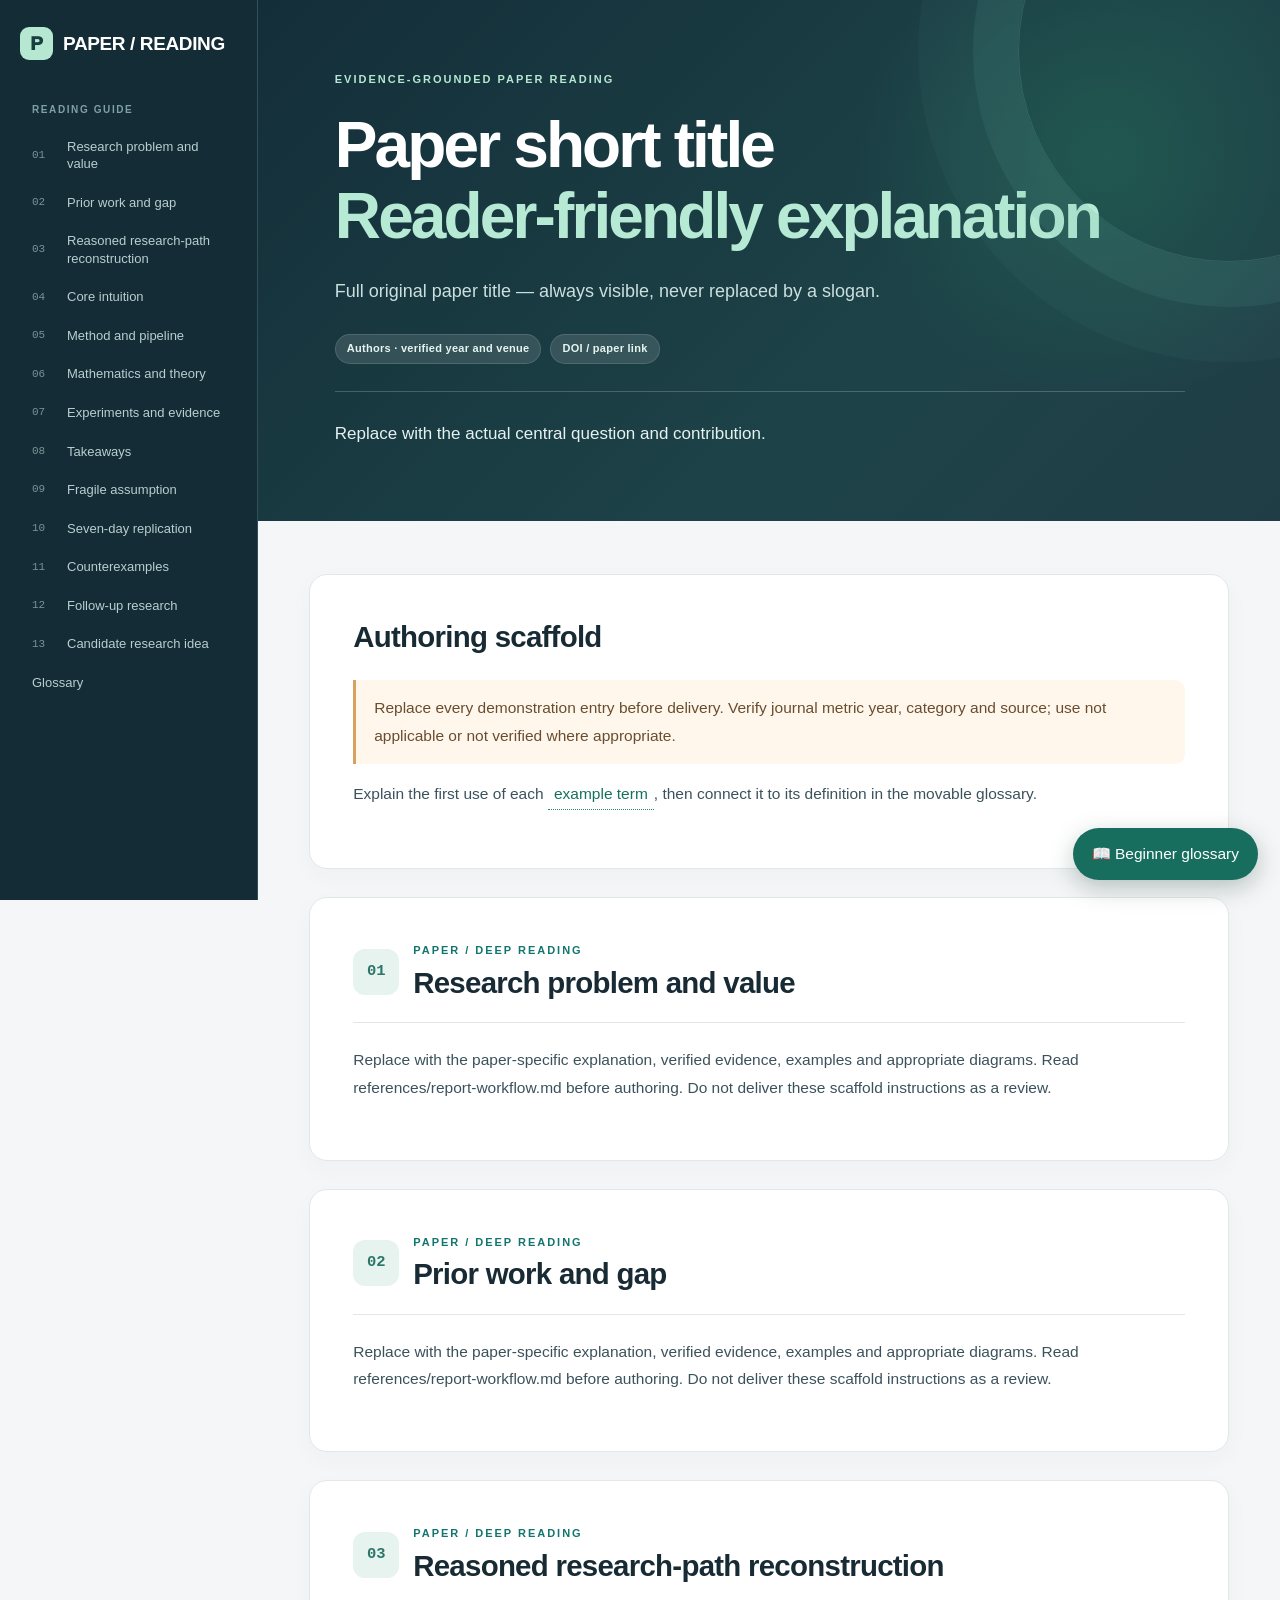
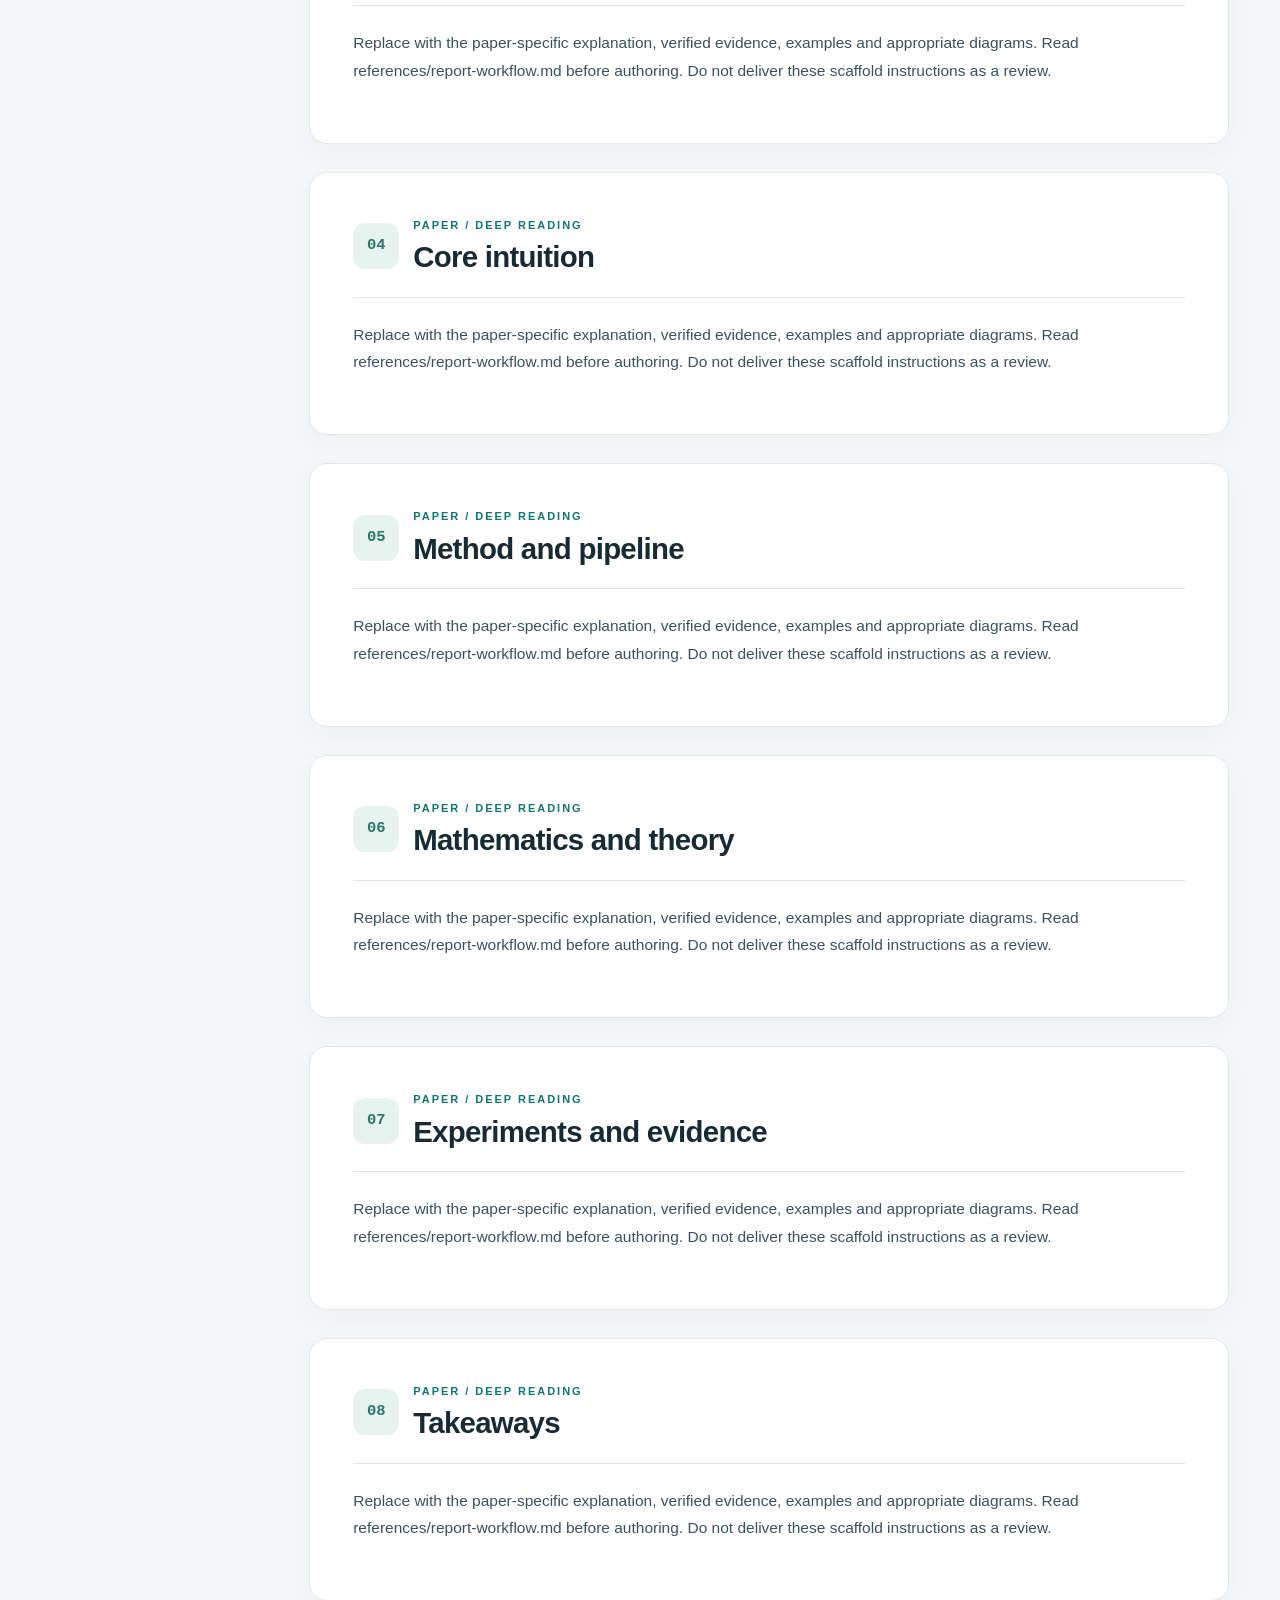
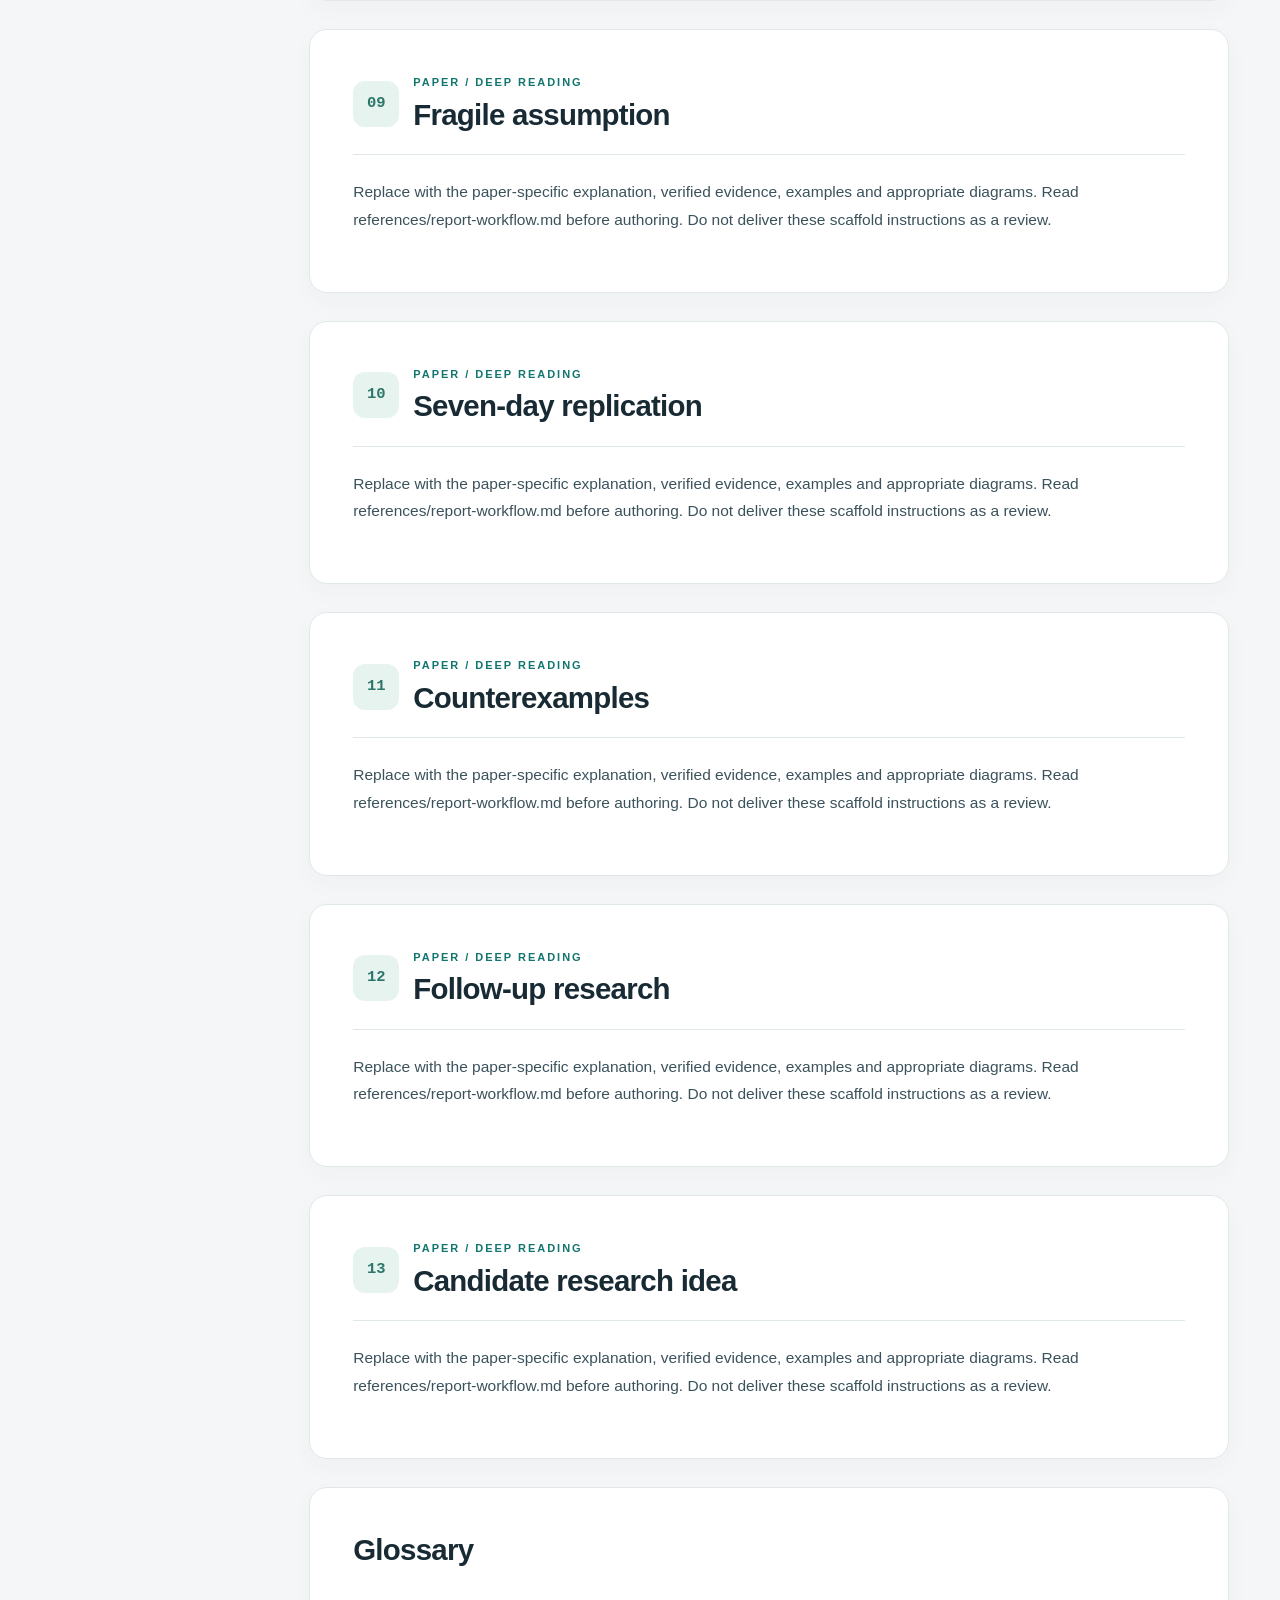
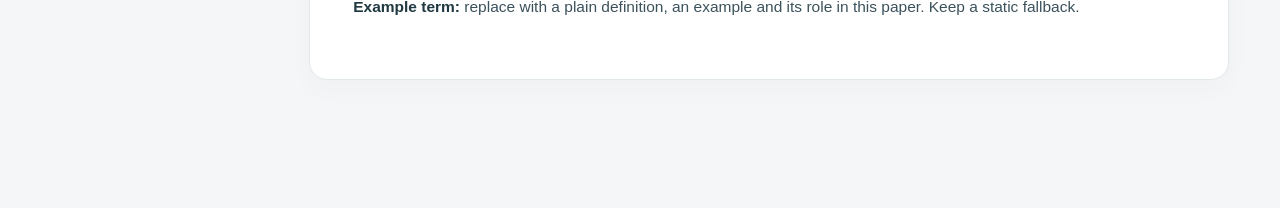
<file: assets/report-shell.html>
<!DOCTYPE html>
<html lang="en"><head><meta charset="utf-8"/><meta content="width=device-width,initial-scale=1" name="viewport"/><title>Full original paper title | Paper reading</title><style>
:root{--bg:#f5f6f7;--panel:#fff;--ink:#182b34;--muted:#596c75;--line:#dfe7e8;--deep:#102a36;--teal:#12756e;--mint:#d8f1e6;--orange:#e5a66b;--blue:#e2edf7;--shadow:0 14px 45px rgba(28,64,66,.08)}
*{box-sizing:border-box}html{scroll-behavior:smooth}body{margin:0;color:var(--ink);font:15.5px/1.78 -apple-system,BlinkMacSystemFont,"Segoe UI","Noto Sans SC","Microsoft Yahei",sans-serif;background:var(--bg)}a{color:var(--teal);text-decoration:none}a:hover{text-decoration:underline}button,input,select{font:inherit}button{cursor:pointer}h1,h2,h3,h4,p{margin-top:0}h1{font-size:clamp(2.5rem,5vw,4.6rem);line-height:1.12;letter-spacing:-.045em}h2{font-size:clamp(1.55rem,2.3vw,2.12rem);letter-spacing:-.025em;line-height:1.3}h3{font-size:1.16rem;line-height:1.4}h4{font-size:1rem}p,li{color:#3b525c}strong{color:#203841}.eyebrow{font-size:11px;font-weight:800;letter-spacing:.18em;text-transform:uppercase;color:var(--teal)}.pill{display:inline-flex;align-items:center;gap:6px;border-radius:99px;padding:4px 11px;background:#eaf5f0;color:#196d60;font-size:11px;font-weight:800;letter-spacing:.025em}.badge{font-size:11px;font-weight:800;padding:3px 8px;border-radius:5px;white-space:nowrap}.paper{background:#e7f0f9;color:#285f91}.prior{background:#e2f4e8;color:#26724a}.inference{background:#fff0dc;color:#936022}.hypothesis{background:#f4e8fa;color:#784d91}.note{background:#fff7ec;border-left:3px solid #d7a261;padding:14px 18px;border-radius:0 10px 10px 0;color:#694d2e}.note strong{color:#594025}.shell{display:grid;grid-template-columns:258px minmax(0,1fr);min-height:100vh}.sidebar{position:sticky;top:0;height:100vh;overflow:auto;background:#132c35;color:#d5e6e4;padding:27px 20px;border-right:1px solid #33505a}.brand{display:flex;gap:10px;align-items:center;margin-bottom:40px;font-weight:800;color:white;font-size:19px;letter-spacing:-.02em}.brandmark{display:grid;place-items:center;width:33px;height:33px;border-radius:9px;background:#b5e7d1;color:#173f42;font-weight:1000}.slabel{color:#819fa5;text-transform:uppercase;letter-spacing:.16em;font-size:10px;font-weight:800;margin:23px 12px 10px}.sidebar a{display:flex;align-items:center;gap:12px;padding:9px 12px;color:#b9ced0;font-size:13px;line-height:1.35;border-radius:9px;margin-bottom:3px}.sidebar a:hover,.sidebar a.active{color:white;background:#264651;text-decoration:none}.sidebar a .num{min-width:23px;opacity:.63;font-family:ui-monospace,monospace;font-size:11px}.sidebar .foot{border-top:1px solid #31505a;margin-top:24px;padding-top:18px;font-size:11px;color:#86a7ac}.main{min-width:0}.hero{background:radial-gradient(circle at 83% 30%,#215750 0%,transparent 27%),linear-gradient(135deg,#142e39 0%,#1d4348 64%,#203d45 100%);color:#fff;overflow:hidden;position:relative;padding:70px clamp(25px,6vw,88px) 55px}.hero:after{content:"";position:absolute;width:420px;height:420px;border:1px solid #6da69d44;border-radius:50%;right:-160px;top:-160px;box-shadow:0 0 0 45px #68a8a31c,0 0 0 100px #68a8a30c;pointer-events:none}.hero p,.hero li{color:#ccdfdf}.hero strong{color:#bcecd7}.hero a:not(.pill){color:#b5e7d1}.hero .eyebrow{color:#b5e7d1}.hero h1{max-width:900px;margin:20px 0 22px}.hero h1 em{font-style:normal;color:#b6ead4}.hero .subtitle{font-size:18px;color:#ccdfdf;max-width:820px;line-height:1.78}.meta{display:flex;gap:9px;flex-wrap:wrap;margin:27px 0}.meta .pill{background:#ffffff20;color:#e5f5f0;border:1px solid #ffffff20}.hero .lede{border-top:1px solid #ffffff33;padding-top:27px;max-width:850px;color:#e6f2f2;font-size:17px}.hero .lede strong{color:#bcecd7}.wrap{width:min(1140px,calc(100% - clamp(34px,8vw,120px)));margin:0 auto;padding:25px 0 100px}.stats{display:grid;grid-template-columns:repeat(4,1fr);gap:14px;margin:-50px 0 45px;position:relative;z-index:2}.stat{background:#fff;padding:25px 20px;border:1px solid #e2e9e7;border-radius:14px;box-shadow:var(--shadow)}.stat b{display:block;font-size:clamp(21px,2.7vw,31px);letter-spacing:-.04em;color:#153e42;line-height:1.2}.stat span{font-size:11.5px;color:#63767d;display:block;margin-top:8px}.section{scroll-margin-top:24px;margin:28px 0;padding:clamp(23px,3.7vw,43px);border:1px solid #e1e8e8;border-radius:18px;background:var(--panel);box-shadow:0 8px 24px #1b3e4108}.section>header{display:flex;align-items:center;gap:14px;padding-bottom:20px;margin-bottom:23px;border-bottom:1px solid var(--line)}.chapter{width:46px;height:46px;display:grid;place-items:center;background:#e7f3ef;color:#2c7669;font-weight:900;font-family:ui-monospace,monospace;border-radius:12px;flex-shrink:0}.section header .eyebrow{margin:0 0 3px}.section header h2{margin:0}.twocol{display:grid;grid-template-columns:1fr 1fr;gap:17px}.threecol{display:grid;grid-template-columns:repeat(3,1fr);gap:13px}.card{padding:20px;border:1px solid var(--line);border-radius:12px;background:#fbfdfc}.card h3{margin-bottom:9px}.card p:last-child{margin-bottom:0}.callout{padding:20px;border-radius:13px;background:#e9f3f1;margin:22px 0}.callout b{display:block;color:#1e625c;margin-bottom:6px}.callout p{margin:0}.comparison{width:100%;border-collapse:collapse;font-size:13px}.comparison th,.comparison td{text-align:left;padding:12px 12px;border-bottom:1px solid var(--line);vertical-align:top}.comparison th{color:#455f68;background:#f5f9f8;font-weight:800}.scroll{overflow-x:auto}.diagram{border:1px solid #dbe9e5;border-radius:14px;background:#f7fbf9;padding:20px;margin:19px 0}.diagram .topline{text-align:center;color:#6d8886;font-size:12px;letter-spacing:.13em;font-weight:800;margin-bottom:19px}.pipeline{display:grid;grid-template-columns:repeat(5,1fr);align-items:stretch;gap:10px}.pipe{background:white;border:1px solid #d5e3df;border-radius:11px;padding:14px 9px;min-height:110px;display:flex;flex-direction:column;justify-content:center;align-items:center;gap:6px;position:relative;color:#1c4748;transition:.2s}.pipe:not(:last-child):after{content:"→";position:absolute;right:-14px;top:42%;z-index:2;color:#619488;background:#f7fbf9;font-size:22px;line-height:1}.pipe:hover,.pipe.selected{background:#dcefe7;border-color:#448e7a;box-shadow:0 4px 16px #126f681a}.pipe .number{font:800 10px ui-monospace,monospace;color:#6ba89a}.pipe strong{color:#174a49;font-size:14px;text-align:center}.pipe small{text-align:center;font-size:11px;color:#557876;line-height:1.3}.detail{display:grid;grid-template-columns:155px 1fr;gap:15px;background:#183d45;color:#ddedeb;margin-top:16px;border-radius:11px;padding:20px}.detail b{color:#b6e8d6}.detail p{color:#d4e5e4;margin:3px 0}.detail .meta-small{font-size:11px;color:#91c4be;text-transform:uppercase;letter-spacing:.12em}.metricline{display:flex;gap:12px;align-items:center;flex-wrap:wrap}.control{display:flex;flex-direction:column;gap:6px;margin:10px 0}.control label{font-size:12px;font-weight:800;color:#446069}.control input[type=range]{width:100%;accent-color:#1a887b}.select{border:1px solid #d3e1e0;padding:9px 11px;border-radius:8px;background:#fff;color:#264550;min-width:180px;max-width:100%}.plot{background:#f7faf9;border:1px solid #e0ebea;border-radius:12px;padding:12px;overflow:hidden}.plot svg{width:100%;height:auto;display:block}.legend{display:flex;gap:17px;flex-wrap:wrap;font-size:11px;color:#526a73;margin-top:10px}.dot{display:inline-block;width:9px;height:9px;border-radius:2px;margin-right:5px}.micro{font-size:12px;color:#71858b}.formula{border:1px solid #dce6e7;background:#f7fafb;border-radius:11px;padding:17px 15px;text-align:center;overflow-x:auto;margin:16px 0}.formula .eq{display:block;font-family:Georgia,"Times New Roman",serif;font-size:clamp(16px,2vw,22px);white-space:nowrap;color:#16494b}.formula .equation-caption{display:block;text-align:right;font:11px ui-monospace,monospace;color:#8a9b9f;margin-top:8px}.stepper{display:flex;align-items:center;gap:7px;flex-wrap:wrap;margin-bottom:12px}.stepper button,.tabbar button{background:white;border:1px solid #cbdcda;border-radius:9px;padding:8px 13px;color:#46636a;font-size:12px;font-weight:800}.stepper button.active,.tabbar button.active{background:#176b64;color:white;border-color:#176b64}.expand{padding:19px 20px;background:#eff7f4;border:1px solid #d6ece4;border-radius:10px;min-height:125px}.evidence{display:flex;align-items:flex-start;gap:9px;font-size:12px;color:#658086;margin-top:14px}.evidence .badge{flex-shrink:0}.linktag{color:#176b66;font-size:12px;text-decoration:underline;text-decoration-color:#abcfc3;text-underline-offset:3px}.bars{display:flex;flex-direction:column;gap:11px;margin:17px 0}.barrow{display:grid;grid-template-columns:105px 1fr 77px;align-items:center;gap:10px;font-size:12px}.track{height:25px;background:#e9f0ee;border-radius:4px;overflow:hidden}.fill{height:100%;background:#6a98a5;border-radius:4px;min-width:2px;transition:width .25s}.fill.ours{background:#138a79}.barrow strong{font-variant-numeric:tabular-nums;text-align:right}.insight{display:grid;grid-template-columns:1fr 1fr;gap:13px}.insight>div{border-radius:12px;padding:20px;background:#f2f6f7}.insight span{font-size:11px;text-transform:uppercase;color:#779094;font-weight:900;letter-spacing:.11em}.insight b{display:block;font-size:24px;color:#1b5e60;margin:6px 0}.timeline{counter-reset:days;display:grid;grid-template-columns:repeat(7,1fr);gap:8px;margin:18px 0}.day{background:#f5f9f8;border:1px solid #dce8e5;border-radius:11px;padding:13px 10px}.day strong{display:block;color:#126d63}.day p{font-size:11px;line-height:1.55;margin:7px 0 0}.terms{display:grid;grid-template-columns:repeat(2,1fr);gap:12px;margin-top:15px}.term{padding:17px;border:1px solid #dce8e8;border-radius:12px;background:#fcfdfd;scroll-margin-top:20px}.term h4{margin-bottom:6px}.term .en{font-size:11px;color:#6b8589}.term p{font-size:13px;line-height:1.65;margin:8px 0}.term em{font-style:normal;color:#187467;font-size:12px}.termref{color:#167e70;font-weight:650;border-bottom:1px dotted #379e87;cursor:pointer}.searchbox{width:100%;border:1px solid #ccdcd9;border-radius:11px;padding:13px 16px;outline-color:#168875}.endref{list-style:none;padding:0;display:grid;gap:9px}.endref li{background:#f8fbfa;border-left:3px solid #bed9cf;padding:11px 15px;font-size:13px}.footer{color:#71868e;font-size:12px;text-align:center;padding:34px}.mobileTop{display:none}.sep{border:0;height:1px;background:var(--line);margin:24px 0}.quote{font-family:Georgia,"Noto Serif SC",serif;font-size:23px;color:#21544f;line-height:1.65;letter-spacing:-.025em}.tagrow{display:flex;flex-wrap:wrap;gap:7px}.tagrow .pill{background:#e9f1f2;color:#53747a}.widemath{font-family:Georgia,serif;font-size:19px}.figcaption{font-size:11px;color:#799092;text-align:center;margin-top:12px}.covfigure{display:flex;gap:8px;align-items:center;justify-content:space-between;background:#f7fbfa;border-radius:10px;padding:18px;overflow:auto}.covfigure>div{text-align:center;min-width:90px;font-size:12px;color:#46656c}.covfigure b{display:block;font-size:18px;color:#187c6f;margin:6px 0}.covfigure .arr{color:#93aba9;font-size:24px}.mini-lab{display:grid;grid-template-columns:300px 1fr;gap:20px}.camera-arc{width:100%;background:#163944;border-radius:11px}.darknote{color:#b6d4d1}.darknote strong{color:#fff}summary{cursor:pointer;font-weight:800;color:#2b6060}details{border:1px solid #dae7e7;background:#f9fbfa;padding:13px 17px;border-radius:10px;margin:9px 0}details p{margin:12px 0 2px}.toc-mobile{display:none}
@media(max-width:1100px){.shell{grid-template-columns:208px minmax(0,1fr)}.sidebar{padding:24px 12px}.stats{grid-template-columns:repeat(2,1fr)}.pipeline{grid-template-columns:repeat(3,1fr)}.pipe:after{display:none}.timeline{grid-template-columns:repeat(4,1fr)}.mini-lab{grid-template-columns:1fr}}
@media(max-width:760px){.shell{display:block}.sidebar{display:none}.mobileTop{display:flex;background:#173941;color:white;align-items:center;justify-content:space-between;position:sticky;top:0;z-index:30;padding:9px 17px;border-bottom:1px solid #42615e}.mobileTop a{color:#d3eee6}.mobileTop button{background:#294e52;color:white;border:1px solid #597975;border-radius:6px;padding:6px 11px}.toc-mobile{position:fixed;z-index:40;top:50px;left:0;right:0;max-height:65vh;overflow:auto;background:#16343c;padding:15px;box-shadow:0 15px 30px #0004}.toc-mobile a{display:block;padding:9px 10px;color:#cce9df;font-size:14px}.hero{padding:47px 23px 67px}.hero .subtitle{font-size:16px}.wrap{width:calc(100% - 26px)}.stats{margin-top:-42px;gap:8px}.stat{padding:17px 14px}.stat b{font-size:24px}.section{padding:22px 17px;margin:17px 0}.section>header{gap:9px}.chapter{width:38px;height:38px}.twocol,.threecol,.terms,.insight{grid-template-columns:1fr}.timeline{grid-template-columns:repeat(2,1fr)}.pipeline{grid-template-columns:repeat(2,1fr)}.detail{grid-template-columns:1fr;gap:4px}.barrow{grid-template-columns:86px 1fr 69px}.comparison{font-size:12px}.scroll{margin-left:-5px;margin-right:-5px}.covfigure{padding:8px}.stats .stat span{line-height:1.35}}
@media(prefers-reduced-motion:reduce){html{scroll-behavior:auto}*{transition:none!important}}

#glossary-button{position:fixed;right:22px;bottom:20px;z-index:99;padding:12px 19px;border:0;border-radius:40px;background:#176e5e;color:#fff;box-shadow:0 8px 24px #12362f44}
.panel-top{display:flex;align-items:center;justify-content:space-between;gap:8px}.term-entry{border-top:1px solid #dce9e2;padding:12px 0}.term-entry p{font-size:13px;margin:5px 0}.hero .subtitle{overflow-wrap:anywhere}.term-link{border:0;border-bottom:1px dotted #27886e;color:#14715e;background:transparent;font:inherit;cursor:pointer}

.diagram-scroll{overflow-x:auto;max-width:100%;padding-bottom:8px}.diagram-scroll svg{display:block;width:100%;height:auto;min-width:680px}
</style><style id="movable-glossary-style">[data-movable-glossary]{position:fixed!important;z-index:9999;inset:auto 22px 78px auto!important;width:min(410px,calc(100vw - 24px))!important;max-height:min(72vh,650px)!important;height:auto!important;overflow:auto!important;background:#fff!important;color:#182b34;border:1px solid #cbdcda!important;border-radius:16px!important;box-shadow:0 18px 65px #102a3655!important;padding:18px!important}
[data-movable-glossary][hidden]{display:none!important}
[data-movable-glossary][data-mode=docked]{inset:12px 12px 12px auto!important;max-height:calc(100vh - 24px)!important;height:calc(100vh - 24px)!important;border-radius:16px!important}
[data-glossary-handle]{cursor:grab;touch-action:none;user-select:none;position:sticky;top:-18px;z-index:2;background:#fff;border-bottom:1px solid #dfebe6;padding:9px 0 12px;display:flex;align-items:center;justify-content:space-between;gap:9px;flex-wrap:wrap}
[data-glossary-handle].dragging{cursor:grabbing}
[data-glossary-handle]:focus-visible{outline:3px solid #61b49c;outline-offset:3px}
[data-glossary-handle] h2{font-size:18px!important;margin:0!important;line-height:1.4!important;color:#163b3e!important}
.glossary-grip{color:#678b85;font-size:11px;letter-spacing:.06em;display:block}
.glossary-tools{display:flex;gap:5px;align-items:center;margin-left:auto}
.glossary-tools button{font:600 11px/1.4 system-ui!important;color:#285e55!important;background:#edf6f2!important;border:1px solid #d2e3dc!important;border-radius:6px!important;padding:6px 8px!important;cursor:pointer}
[data-glossary-launcher]{background:#176e5e!important;color:#fff!important}
[data-movable-glossary] input{font:inherit;width:100%;padding:11px 12px;margin:12px 0;border:1px solid #bdcfc9;border-radius:9px}
@media(max-width:600px){[data-movable-glossary]{inset:auto 10px 68px auto!important;max-height:70vh!important;width:calc(100vw - 20px)!important}[data-movable-glossary][data-mode=docked]{inset:58px 8px 8px auto!important;height:calc(100dvh - 66px)!important;max-height:calc(100dvh - 66px)!important;width:calc(100vw - 16px)!important}}
</style></head><body><div class="mobileTop"><span>Paper / Reading</span><button aria-controls="mobileNav" aria-expanded="false" id="menuBtn">Contents ▾</button></div><nav class="toc-mobile" hidden="" id="mobileNav"></nav><div class="shell"><aside class="sidebar"><div class="brand"><span class="brandmark">P</span>PAPER / READING</div><div class="slabel">Reading guide</div><nav id="nav"><a href="#s1"><span class="num">01</span>Research problem and value</a><a href="#s2"><span class="num">02</span>Prior work and gap</a><a href="#s3"><span class="num">03</span>Reasoned research-path reconstruction</a><a href="#s4"><span class="num">04</span>Core intuition</a><a href="#s5"><span class="num">05</span>Method and pipeline</a><a href="#s6"><span class="num">06</span>Mathematics and theory</a><a href="#s7"><span class="num">07</span>Experiments and evidence</a><a href="#s8"><span class="num">08</span>Takeaways</a><a href="#s9"><span class="num">09</span>Fragile assumption</a><a href="#s10"><span class="num">10</span>Seven-day replication</a><a href="#s11"><span class="num">11</span>Counterexamples</a><a href="#s12"><span class="num">12</span>Follow-up research</a><a href="#s13"><span class="num">13</span>Candidate research idea</a><a href="#glossary-fallback">Glossary</a></nav></aside><main class="main"><div class="hero"><div class="eyebrow">EVIDENCE-GROUNDED PAPER READING</div><h1>Paper short title<br/><em>Reader-friendly explanation</em></h1><p class="subtitle">Full original paper title — always visible, never replaced by a slogan.</p><div class="meta"><span class="pill">Authors · verified year and venue</span><span class="pill">DOI / paper link</span></div><p class="lede">Replace with the actual central question and contribution.</p></div><div class="wrap"><section class="section"><h2>Authoring scaffold</h2><p class="note">Replace every demonstration entry before delivery. Verify journal metric year, category and source; use not applicable or not verified where appropriate.</p><p>Explain the first use of each <button class="term-link" data-term="example" type="button">example term</button>, then connect it to its definition in the movable glossary.</p></section><section class="section" id="s1"><header><span class="chapter">01</span><div><div class="eyebrow">PAPER / DEEP READING</div><h2>Research problem and value</h2></div></header><p>Replace with the paper-specific explanation, verified evidence, examples and appropriate diagrams. Read references/report-workflow.md before authoring. Do not deliver these scaffold instructions as a review.</p></section><section class="section" id="s2"><header><span class="chapter">02</span><div><div class="eyebrow">PAPER / DEEP READING</div><h2>Prior work and gap</h2></div></header><p>Replace with the paper-specific explanation, verified evidence, examples and appropriate diagrams. Read references/report-workflow.md before authoring. Do not deliver these scaffold instructions as a review.</p></section><section class="section" id="s3"><header><span class="chapter">03</span><div><div class="eyebrow">PAPER / DEEP READING</div><h2>Reasoned research-path reconstruction</h2></div></header><p>Replace with the paper-specific explanation, verified evidence, examples and appropriate diagrams. Read references/report-workflow.md before authoring. Do not deliver these scaffold instructions as a review.</p></section><section class="section" id="s4"><header><span class="chapter">04</span><div><div class="eyebrow">PAPER / DEEP READING</div><h2>Core intuition</h2></div></header><p>Replace with the paper-specific explanation, verified evidence, examples and appropriate diagrams. Read references/report-workflow.md before authoring. Do not deliver these scaffold instructions as a review.</p></section><section class="section" id="s5"><header><span class="chapter">05</span><div><div class="eyebrow">PAPER / DEEP READING</div><h2>Method and pipeline</h2></div></header><p>Replace with the paper-specific explanation, verified evidence, examples and appropriate diagrams. Read references/report-workflow.md before authoring. Do not deliver these scaffold instructions as a review.</p></section><section class="section" id="s6"><header><span class="chapter">06</span><div><div class="eyebrow">PAPER / DEEP READING</div><h2>Mathematics and theory</h2></div></header><p>Replace with the paper-specific explanation, verified evidence, examples and appropriate diagrams. Read references/report-workflow.md before authoring. Do not deliver these scaffold instructions as a review.</p></section><section class="section" id="s7"><header><span class="chapter">07</span><div><div class="eyebrow">PAPER / DEEP READING</div><h2>Experiments and evidence</h2></div></header><p>Replace with the paper-specific explanation, verified evidence, examples and appropriate diagrams. Read references/report-workflow.md before authoring. Do not deliver these scaffold instructions as a review.</p></section><section class="section" id="s8"><header><span class="chapter">08</span><div><div class="eyebrow">PAPER / DEEP READING</div><h2>Takeaways</h2></div></header><p>Replace with the paper-specific explanation, verified evidence, examples and appropriate diagrams. Read references/report-workflow.md before authoring. Do not deliver these scaffold instructions as a review.</p></section><section class="section" id="s9"><header><span class="chapter">09</span><div><div class="eyebrow">PAPER / DEEP READING</div><h2>Fragile assumption</h2></div></header><p>Replace with the paper-specific explanation, verified evidence, examples and appropriate diagrams. Read references/report-workflow.md before authoring. Do not deliver these scaffold instructions as a review.</p></section><section class="section" id="s10"><header><span class="chapter">10</span><div><div class="eyebrow">PAPER / DEEP READING</div><h2>Seven-day replication</h2></div></header><p>Replace with the paper-specific explanation, verified evidence, examples and appropriate diagrams. Read references/report-workflow.md before authoring. Do not deliver these scaffold instructions as a review.</p></section><section class="section" id="s11"><header><span class="chapter">11</span><div><div class="eyebrow">PAPER / DEEP READING</div><h2>Counterexamples</h2></div></header><p>Replace with the paper-specific explanation, verified evidence, examples and appropriate diagrams. Read references/report-workflow.md before authoring. Do not deliver these scaffold instructions as a review.</p></section><section class="section" id="s12"><header><span class="chapter">12</span><div><div class="eyebrow">PAPER / DEEP READING</div><h2>Follow-up research</h2></div></header><p>Replace with the paper-specific explanation, verified evidence, examples and appropriate diagrams. Read references/report-workflow.md before authoring. Do not deliver these scaffold instructions as a review.</p></section><section class="section" id="s13"><header><span class="chapter">13</span><div><div class="eyebrow">PAPER / DEEP READING</div><h2>Candidate research idea</h2></div></header><p>Replace with the paper-specific explanation, verified evidence, examples and appropriate diagrams. Read references/report-workflow.md before authoring. Do not deliver these scaffold instructions as a review.</p></section><section class="section" id="glossary-fallback"><h2>Glossary</h2><p><strong>Example term:</strong> replace with a plain definition, an example and its role in this paper. Keep a static fallback.</p></section></div></main></div><button aria-controls="glossary-panel" aria-expanded="false" data-glossary-launcher="" id="glossary-button" type="button">📖 Beginner glossary</button><aside aria-label="Beginner glossary" data-movable-glossary="" hidden="" id="glossary-panel"><div aria-label="Drag glossary; arrow keys move, Home resets" class="panel-top" data-glossary-handle="" tabindex="0"><div><h2>Beginner glossary</h2><span class="glossary-grip">⠿ Drag title bar to move</span></div><div class="glossary-tools"><button aria-pressed="false" data-glossary-dock="" type="button">Dock sidebar</button><button data-glossary-reset="" type="button">Reset</button><button aria-label="Close glossary" id="glossary-close" type="button">✕</button></div></div><label for="glossary-search">Search terms</label><input id="glossary-search" placeholder="Term, acronym or definition" type="search"/><div aria-live="polite" id="glossary-results"></div></aside><script>
const dictionary=[{id:'example',name:'Example term',definition:'Replace with a plain definition.',example:'Replace with a concrete example.',role:'Replace with its role in this paper.'}];
const panel=document.getElementById('glossary-panel'),launcher=document.getElementById('glossary-button'),search=document.getElementById('glossary-search'),out=document.getElementById('glossary-results');
function render(){out.replaceChildren();const q=search.value.toLowerCase(),items=dictionary.filter(t=>Object.values(t).join(' ').toLowerCase().includes(q));if(!items.length){out.textContent='No matching terms.';return}for(const t of items){const article=document.createElement('article');article.className='term-entry';const h=document.createElement('h3');h.textContent=t.name;article.append(h);for(const [label,value] of [['Definition',t.definition],['Example',t.example],['Role',t.role]]){const p=document.createElement('p'),b=document.createElement('strong');b.textContent=label+': ';p.append(b,document.createTextNode(value));article.append(p)}out.append(article)}}
function open(q=''){panel.hidden=false;launcher.setAttribute('aria-expanded','true');search.value=q;render();search.focus({preventScroll:true})}function close(){panel.hidden=true;launcher.setAttribute('aria-expanded','false');launcher.focus()}launcher.addEventListener('click',()=>panel.hidden?open():close());document.getElementById('glossary-close').addEventListener('click',close);search.addEventListener('input',render);document.addEventListener('keydown',e=>{if(e.key==='Escape'&&!panel.hidden)close()});document.querySelectorAll('[data-term]').forEach(b=>b.addEventListener('click',()=>open(b.dataset.term)));
const mobile=document.getElementById('mobileNav'),menu=document.getElementById('menuBtn');mobile.innerHTML=document.getElementById('nav').innerHTML;menu.addEventListener('click',()=>{mobile.hidden=!mobile.hidden;mobile.style.display=mobile.hidden?'none':'block';menu.setAttribute('aria-expanded',String(!mobile.hidden))});mobile.querySelectorAll('a').forEach(a=>a.addEventListener('click',()=>{mobile.hidden=true;mobile.style.display='none';menu.setAttribute('aria-expanded','false')}));render();
</script><script id="movable-glossary-runtime">/* Embedded in generated HTML. Pointer dragging + docking; no external runtime. */
(() => {
  document.querySelectorAll('[data-movable-glossary]').forEach(panel => {
    const handle = panel.querySelector('[data-glossary-handle]');
    const dock = panel.querySelector('[data-glossary-dock]');
    const reset = panel.querySelector('[data-glossary-reset]');
    if (!handle || !dock) return;
    const zh = document.documentElement.lang.toLowerCase().startsWith('zh');
    const dockLabel = zh ? '停靠侧栏' : 'Dock sidebar';
    const floatLabel = zh ? '切换浮窗' : 'Float panel';
    let drag = null;
    const clamp = (n, a, b) => Math.max(a, Math.min(n, Math.max(a, b)));
    // Activate touch controls on pointerup: compatibility clicks may be suppressed
    // after a captured drag. Ignore duplicate touch clicks; keep keyboard clicks.
    function activate(button, action) {
      if (!button) return;
      let lastTouch = -Infinity;
      button.addEventListener('pointerup', event => {
        if (event.pointerType !== 'touch') return;
        const box = button.getBoundingClientRect();
        if (event.clientX < box.left || event.clientX > box.right ||
            event.clientY < box.top || event.clientY > box.bottom) return;
        lastTouch = performance.now(); event.preventDefault(); action();
      });
      button.addEventListener('click', event => {
        const recent = performance.now() - lastTouch < 700;
        if (recent && (event.pointerType === 'touch' ||
            (!('pointerType' in event) && event.detail > 0))) return;
        action();
      });
    }
    function place(x, y) {
      panel.dataset.mode = 'floating';
      const box = panel.getBoundingClientRect();
      panel.style.setProperty('left', clamp(x, 8, innerWidth - box.width - 8) + 'px', 'important');
      panel.style.setProperty('top', clamp(y, 8, innerHeight - box.height - 8) + 'px', 'important');
      panel.style.setProperty('right', 'auto', 'important'); panel.style.setProperty('bottom', 'auto', 'important');
      dock.textContent = dockLabel; dock.setAttribute('aria-pressed', 'false');
    }
    function defaultPosition() {
      panel.dataset.mode = 'floating';
      panel.style.left = ''; panel.style.top = ''; panel.style.right = ''; panel.style.bottom = '';
      dock.textContent = dockLabel; dock.setAttribute('aria-pressed', 'false');
    }
    activate(dock, () => {
      if (panel.dataset.mode === 'docked') { defaultPosition(); return; }
      panel.dataset.mode = 'docked';
      panel.style.left = ''; panel.style.top = ''; panel.style.right = ''; panel.style.bottom = '';
      dock.textContent = floatLabel; dock.setAttribute('aria-pressed', 'true');
    });
    activate(reset, defaultPosition);
    const close = panel.querySelector('[data-glossary-close], #glossary-close');
    close?.addEventListener('pointerup', event => {
      if (event.pointerType === 'touch') { event.preventDefault(); close.click(); }
    });
    handle.addEventListener('pointerdown', event => {
      if (event.button !== 0 || event.target.closest('button,input,a,select')) return;
      const rect = panel.getBoundingClientRect();
      // Convert docked panel to a floating panel before starting a drag.
      place(rect.left, rect.top);
      const floating = panel.getBoundingClientRect();
      drag = { id: event.pointerId, x: event.clientX, y: event.clientY,
               left: floating.left, top: floating.top };
      handle.setPointerCapture(event.pointerId);
      handle.classList.add('dragging'); event.preventDefault();
    });
    handle.addEventListener('pointermove', event => {
      if (!drag || drag.id !== event.pointerId) return;
      place(drag.left + event.clientX - drag.x, drag.top + event.clientY - drag.y);
    });
    function end(event) {
      if (!drag || event.pointerId !== drag.id) return;
      if (handle.hasPointerCapture(event.pointerId)) handle.releasePointerCapture(event.pointerId);
      drag = null; handle.classList.remove('dragging');
    }
    handle.addEventListener('pointerup', end); handle.addEventListener('pointercancel', end);
    handle.addEventListener('keydown', event => {
      const step = event.shiftKey ? 40 : 12;
      const deltas = { ArrowLeft: [-step,0], ArrowRight:[step,0], ArrowUp:[0,-step], ArrowDown:[0,step] };
      if (event.target !== handle) return;
      if (event.key === 'Home') { defaultPosition(); event.preventDefault(); return; }
      if (!deltas[event.key]) return;
      const rect = panel.getBoundingClientRect(), delta = deltas[event.key];
      place(rect.left + delta[0], rect.top + delta[1]); event.preventDefault();
    });
    addEventListener('resize', () => {
      if (panel.hidden || panel.dataset.mode === 'docked') return;
      const rect = panel.getBoundingClientRect(); place(rect.left, rect.top);
    });
    // A panel may be closed while the viewport changes (desktop -> mobile).
    // Re-clamp when opening so its remembered desktop coordinates remain usable.
    new MutationObserver(() => {
      if (panel.hidden || panel.dataset.mode === 'docked') return;
      requestAnimationFrame(() => {
        const rect = panel.getBoundingClientRect(); place(rect.left, rect.top);
      });
    }).observe(panel, {attributes:true, attributeFilter:['hidden']});
    defaultPosition();
  });
})();
</script></body></html>
</file>
